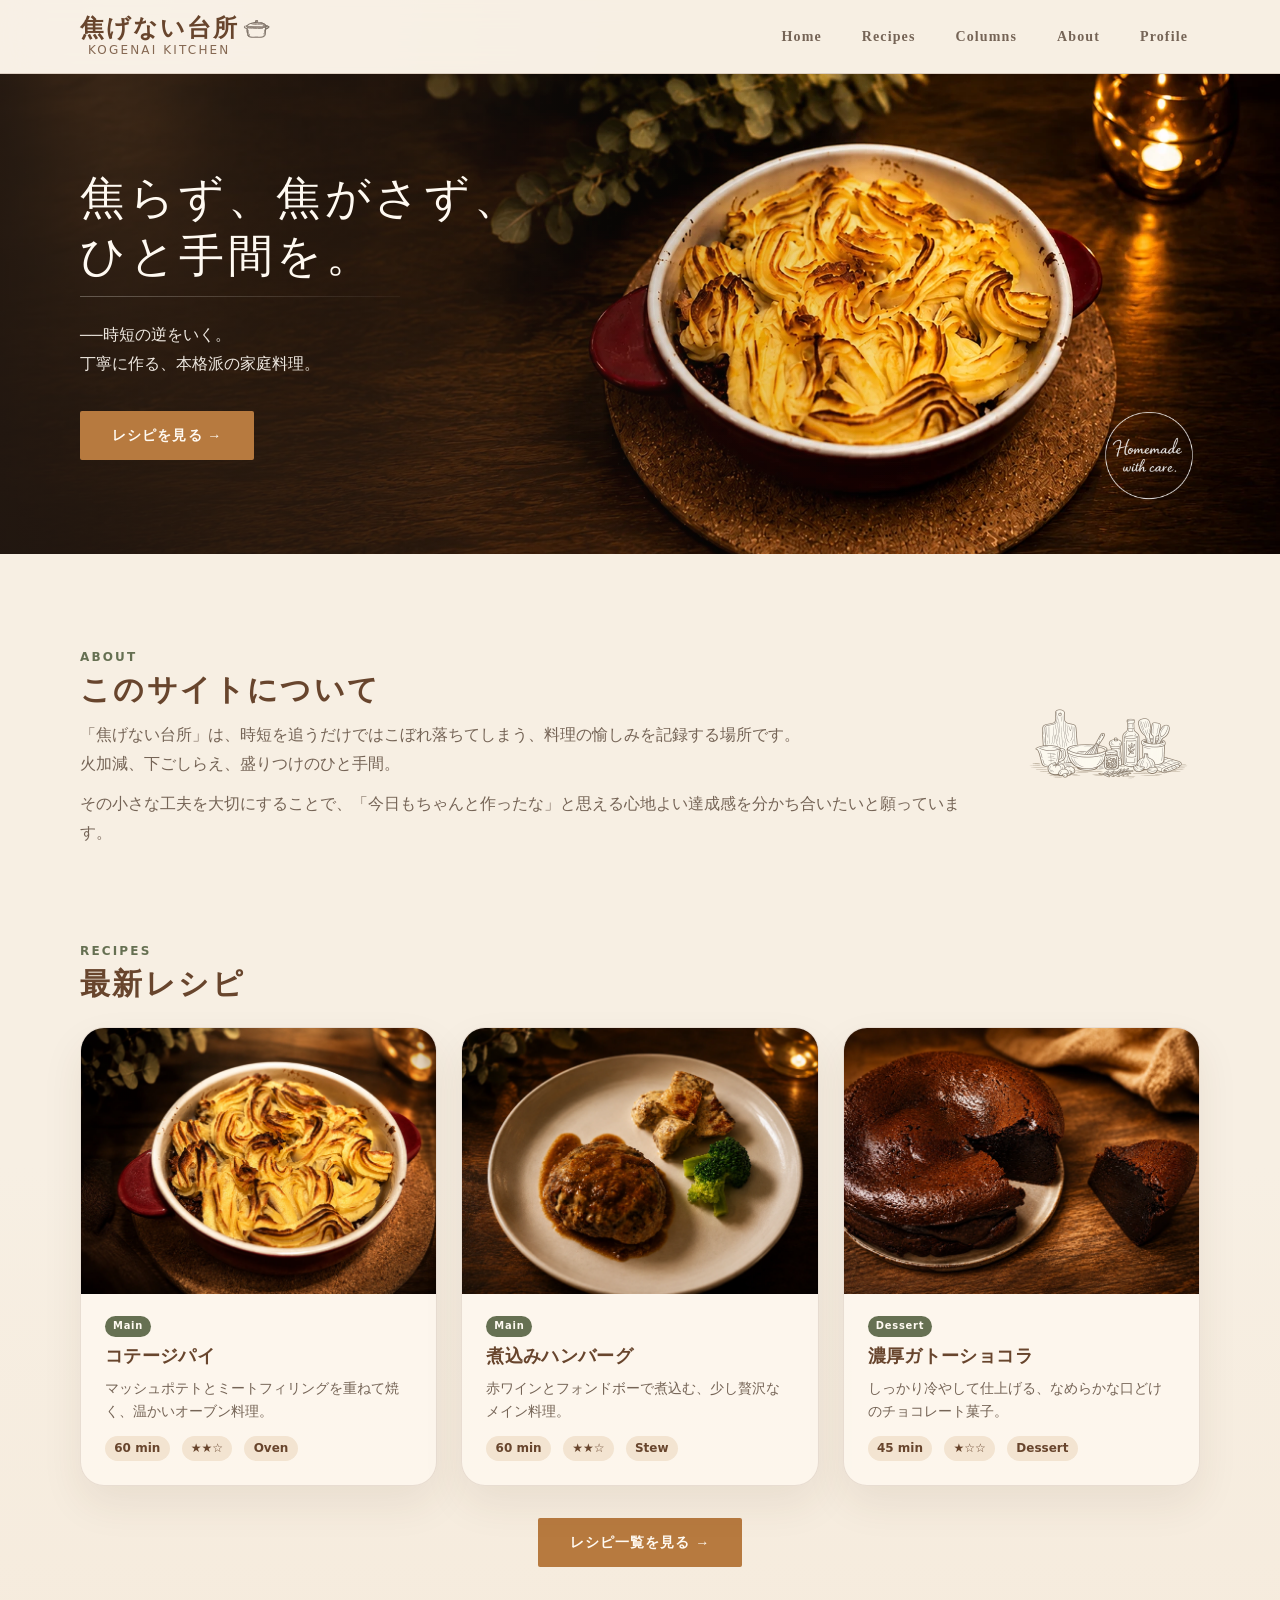
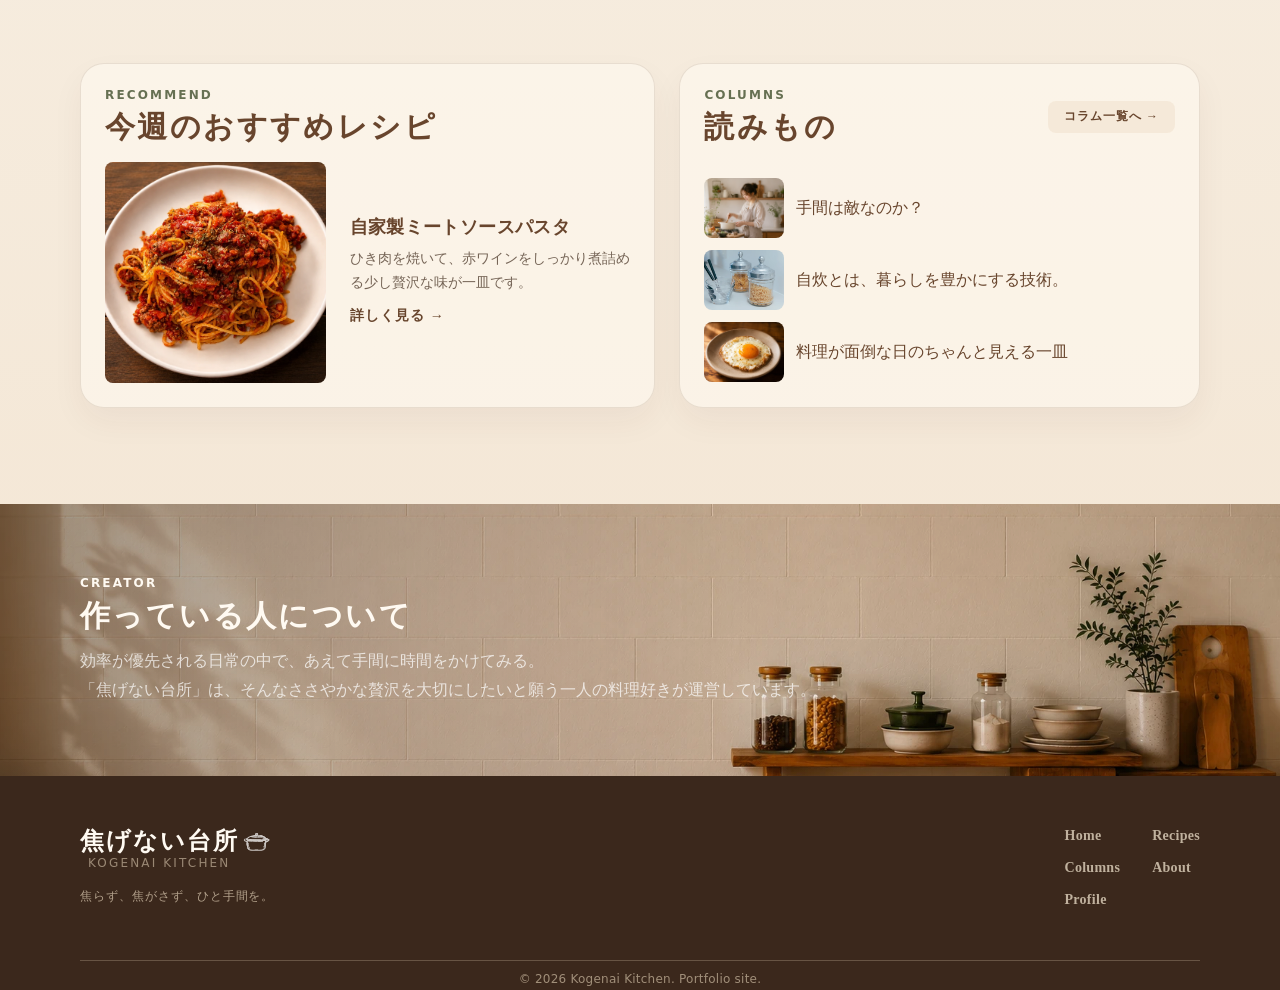
<file: index.html>
<!doctype html>

<html lang="ja">

<head>
    <meta charset="utf-8">
    <meta name="viewport" content="width=device-width, initial-scale=1">
    <title>焦げない台所｜ひと手間を楽しむレシピサイト</title>
    <meta name="description" content="時短の逆をいく。時短や効率から少し離れて、ひと手間を楽しむ家庭料理。">
    <link rel="stylesheet" href="css/common.css">
    <link rel="stylesheet" href="css/top.css">
</head>

<body>
    <header class="site-header">
        <div class="site-header__inner">
            <a href="index.html" class="site-logo" aria-label="焦げない台所 トップへ">
                <span class="site-logo__text">
                    <span class="site-logo__main">
                        焦げない台所
                        <img src="images/pot-icon.svg" alt="" class="site-logo__icon" aria-hidden="true">
                    </span>
                    <span class="site-logo__sub">Kogenai Kitchen</span>
                </span>
            </a>

            <button class="menu-toggle" type="button" aria-label="メニューを開く" aria-expanded="false"
                aria-controls="global-nav">
                <span></span>
                <span></span>
                <span></span>
            </button>

            <nav class="site-nav" aria-label="グローバルナビゲーション">
                <ul class="global-nav" id="global-nav">
                    <li>
                        <a href="index.html" class="global-nav__link">Home</a>
                    </li>
                    <li>
                        <a href="recipes.html" class="global-nav__link">Recipes</a>
                    </li>
                    <li>
                        <a href="columns.html" class="global-nav__link">Columns</a>
                    </li>
                    <li>
                        <a href="#about" class="global-nav__link">About</a>
                    </li>
                    <li>
                        <a href="#profile" class="global-nav__link">Profile</a>
                    </li>
                </ul>
            </nav>
        </div>
    </header>

    <main class="container">
        <section class="home-hero">
            <div class="home-hero__copy">
                <h1>
                    <span class="sp-line">焦らず、</span><span class="sp-line">焦がさず、</span><br class="pc-br">
                    <span class="sp-line">ひと手間を。</span>
                </h1>

                <p>
                    ──時短の逆をいく。<br>
                    丁寧に作る、本格派の家庭料理。
                </p>

                <a href="recipes.html" class="button button--primary">レシピを見る →</a>
            </div>

            <img src="images/homemade-logo.webp" alt="" class="home-hero__stamp" aria-hidden="true">
        </section>

        <section class="home-about" id="about">
            <div>
                <p class="section-label">About</p>
                <h2>このサイトについて</h2>
                <p>
                    「焦げない台所」は、時短を追うだけではこぼれ落ちてしまう、料理の愉しみを記録する場所です。<br>
                    火加減、下ごしらえ、盛りつけのひと手間。
                </p>
                <p>
                    その小さな工夫を大切にすることで、「今日もちゃんと作ったな」と思える心地よい達成感を分かち合いたいと願っています。
                </p>
            </div>

            <div class="home-about__image" aria-hidden="true">
                <img src="images/cooking.webp" alt="">
            </div>
        </section>

        <section class="home-recipes" id="recipes">
            <div class="section-header">
                <hgroup>
                    <p class="section-label">Recipes</p>
                    <h2>最新レシピ</h2>
                </hgroup>
            </div>

            <div class="recipe-list">
                <article class="recipe-card">
                    <a href="recipes/recipe-cottage-pie.html" class="recipe-card__link">
                        <img src="images/cottage-pie.webp" alt="コテージパイ">

                        <div class="recipe-card__body">
                            <span class="recipe-card__tag">Main</span>
                            <h3>コテージパイ</h3>
                            <p>マッシュポテトとミートフィリングを重ねて焼く、温かいオーブン料理。</p>

                            <div class="recipe-card__meta">
                                <span>60 min</span>
                                <span>★★☆</span>
                                <span>Oven</span>
                            </div>
                        </div>
                    </a>
                </article>

                <article class="recipe-card">
                    <a href="recipes/recipe-hamburg.html" class="recipe-card__link">
                        <img src="images/hamburg.webp" alt="煮込みハンバーグ">

                        <div class="recipe-card__body">
                            <span class="recipe-card__tag">Main</span>
                            <h3>煮込みハンバーグ</h3>
                            <p>赤ワインとフォンドボーで煮込む、少し贅沢なメイン料理。</p>

                            <div class="recipe-card__meta">
                                <span>60 min</span>
                                <span>★★☆</span>
                                <span>Stew</span>
                            </div>
                        </div>
                    </a>
                </article>

                <article class="recipe-card">
                    <a href="recipes/recipe-gateau-chocolat.html" class="recipe-card__link">
                        <img src="images/gateau-chocolat.webp" alt="ガトーショコラ">

                        <div class="recipe-card__body">
                            <span class="recipe-card__tag">Dessert</span>
                            <h3>濃厚ガトーショコラ</h3>
                            <p>しっかり冷やして仕上げる、なめらかな口どけのチョコレート菓子。</p>

                            <div class="recipe-card__meta">
                                <span>45 min</span>
                                <span>★☆☆</span>
                                <span>Dessert</span>
                            </div>
                        </div>
                    </a>
                </article>
            </div>

            <div class="home-recipes__more">
                <a href="recipes.html" class="button button--primary">レシピ一覧を見る →</a>
            </div>
        </section>

        <div class="home-pickup">
            <article class="pickup-card">
                <a href="recipes/recipe-meat-sauce-pasta.html" class="pickup-card__link">
                    <p class="section-label">Recommend</p>
                    <h2>今週のおすすめレシピ</h2>

                    <div class="pickup-card__content">
                        <img src="images/meat-sauce-pasta.webp" alt="自家製ミートソースパスタ">

                        <div>
                            <h3>自家製ミートソースパスタ</h3>
                            <p>
                                ひき肉を焼いて、赤ワインをしっかり煮詰める少し贅沢な味が一皿です。
                            </p>
                            <span class="text-link">詳しく見る →</span>
                        </div>
                    </div>
                </a>
            </article>

            <article class="pickup-card">
                <div class="pickup-card__header">
                    <div>
                        <p class="section-label">Columns</p>
                        <h2>読みもの</h2>
                    </div>

                    <a href="columns.html" class="pickup-card__more">コラム一覧へ →</a>
                </div>

                <div class="column-mini-list">
                    <a href="columns/column-tema.html">
                        <img src="images/column-tema.webp" alt="鍋と木べらのある台所">
                        <span>手間は敵なのか？</span>
                    </a>

                    <a href="columns/column-jisui.html">
                        <img src="images/column-jisui.webp" alt="食材が並んだ台所">
                        <span>自炊とは、暮らしを豊かにする技術。</span>
                    </a>

                    <a href="columns/column-mendou.html">
                        <img src="images/column-mendou.webp" alt="目玉焼きとチーズをのせたトースト">
                        <span>料理が面倒な日のちゃんと見える一皿</span>
                    </a>
                </div>
            </article>
        </div>
        <section class="home-profile" id="profile">
            <div class="home-profile__inner">
                <p class="section-label">Creator</p>
                <h2>作っている人について</h2>
                <p>
                    効率が優先される日常の中で、あえて手間に時間をかけてみる。<br>
                    「焦げない台所」は、そんなささやかな贅沢を大切にしたいと願う一人の料理好きが運営しています。
                </p>
            </div>
        </section>
    </main>

<footer class="site-footer">
    <div class="site-footer__inner">
        <div class="site-footer__brand">
            <a href="index.html" class="site-logo">
                <span class="site-logo__text">
                    <span class="site-logo__main">
                        焦げない台所
                        <img src="images/pot-icon.svg" alt="" class="site-logo__icon" aria-hidden="true">
                    </span>
                    <span class="site-logo__sub">Kogenai Kitchen</span>
                </span>
            </a>

            <p class="site-footer__copy">焦らず、焦がさず、ひと手間を。</p>
        </div>

        <nav class="site-footer__nav" aria-label="フッターナビゲーション">
            <a href="index.html">Home</a>
            <a href="recipes.html">Recipes</a>
            <a href="columns.html">Columns</a>
            <a href="#about">About</a>
            <a href="#profile">Profile</a>
        </nav>

        <small>© 2026 Kogenai Kitchen. Portfolio site.</small>
    </div>
</footer>

    <script src="js/main.js"></script>

</body>

</html>
</file>
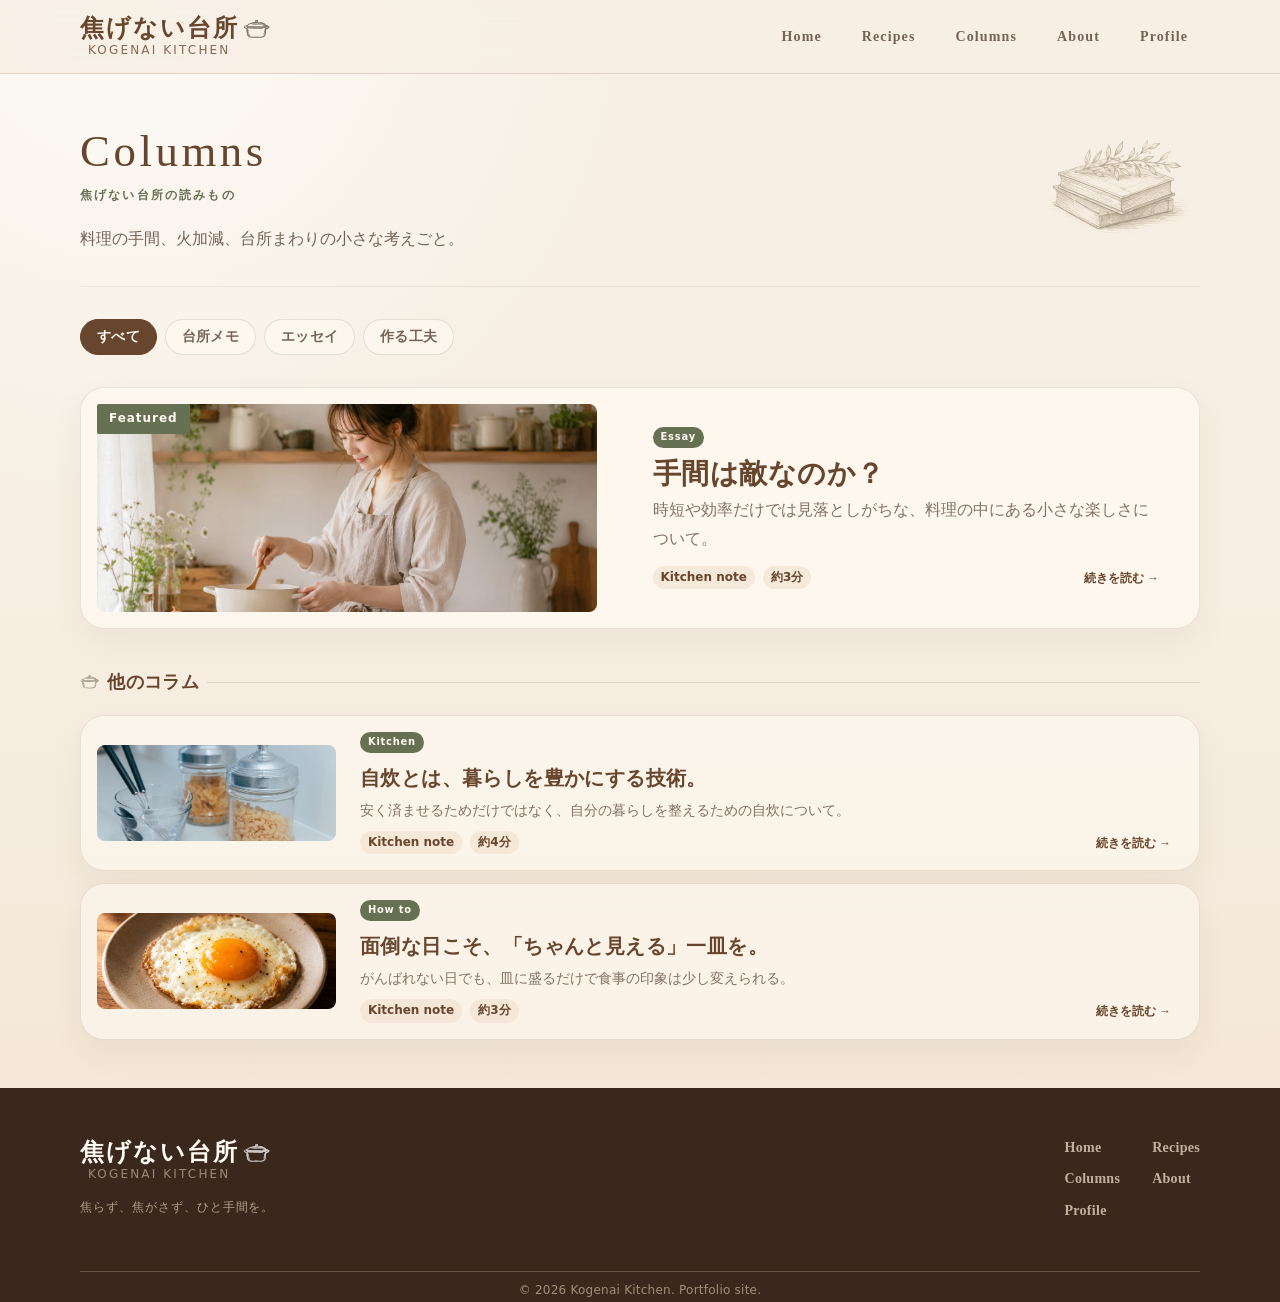
<file: columns.html>
<!DOCTYPE html>
<html lang="ja">

<head>
  <meta charset="UTF-8">
  <meta name="viewport" content="width=device-width, initial-scale=1.0">
  <title>Columns｜焦げない台所</title>
  <meta name="description" content="焦げない台所のコラム一覧ページです。料理の手間、自炊、日々のごはんについての読みものをまとめました。">

  <link rel="stylesheet" href="css/common.css">
  <link rel="stylesheet" href="css/columns.css">
</head>

<body>
  <header class="site-header">
    <div class="site-header__inner">
      <a href="index.html" class="site-logo" aria-label="焦げない台所 トップへ">
        <span class="site-logo__text">
          <span class="site-logo__main">
            焦げない台所
            <img src="images/pot-icon.svg" alt="" class="site-logo__icon" aria-hidden="true">
          </span>
          <span class="site-logo__sub">Kogenai Kitchen</span>
        </span>
      </a>

      <button class="menu-toggle" type="button" aria-label="メニューを開く" aria-expanded="false" aria-controls="global-nav">
        <span></span>
        <span></span>
        <span></span>
      </button>

      <nav class="site-nav" aria-label="グローバルナビゲーション">
        <ul class="global-nav" id="global-nav">
          <li>
            <a href="index.html" class="global-nav__link">Home</a>
          </li>
          <li>
            <a href="recipes.html" class="global-nav__link">Recipes</a>
          </li>
          <li>
            <a href="columns.html" class="global-nav__link">Columns</a>
          </li>
          <li>
            <a href="index.html#about" class="global-nav__link">About</a>
          </li>
          <li>
            <a href="index.html#profile" class="global-nav__link">Profile</a>
          </li>
        </ul>
      </nav>
    </div>
  </header>

  <main class="columns-page">
    <section class="columns-hero">
      <div class="columns-hero-text">
        <h1>Columns</h1>
        <p class="columns-subtitle">焦げない台所の読みもの</p>
        <p class="columns-lead">
          料理の手間、火加減、台所まわりの小さな考えごと。
        </p>
      </div>

      <div class="columns-hero-illust" aria-hidden="true">
        <img src="images/columns-list-logo.webp" alt="">
      </div>
    </section>

    <div class="column-filter" aria-label="コラムカテゴリ">
      <button type="button" class="is-active" data-filter="all">すべて</button>
      <button type="button" data-filter="kitchen">台所メモ</button>
      <button type="button" data-filter="essay">エッセイ</button>
      <button type="button" data-filter="howto">作る工夫</button>
    </div>

    <section class="column-list" aria-label="コラム一覧">
      <article class="column-card column-card-featured" data-category="essay">
        <span class="featured-label">Featured</span>
        <a href="columns/column-tema.html" class="column-card-cover" aria-label="手間は敵なのか？を読む"></a>

        <figure class="column-thumb">
          <img src="images/column-tema.webp" alt="台所道具のイメージ">
        </figure>

        <div class="column-card-body">
          <span class="column-tag">Essay</span>
          <h2>手間は敵なのか？</h2>
          <p>
            時短や効率だけでは見落としがちな、料理の中にある小さな楽しさについて。
          </p>

          <div class="column-card-footer">
            <div class="column-meta">
              <span>Kitchen note</span>
              <span>約3分</span>
            </div>
            <span class="read-more">続きを読む →</span>
          </div>
        </div>
      </article>

      <div class="column-section-title">
        <img src="images/pot-icon.svg" alt="" aria-hidden="true">
        <h2>他のコラム</h2>
      </div>

      <article class="column-card" data-category="kitchen">
        <a href="columns/column-jisui.html" class="column-card-cover" aria-label="自炊は節約ではなく、生活を豊かにする技術を読む"></a>

        <figure class="column-thumb">
          <img src="images/column-jisui.webp" alt="自炊のイメージ">
        </figure>

        <div class="column-card-body">
          <span class="column-tag">Kitchen</span>
          <h2>自炊とは、暮らしを豊かにする技術。</h2>
          <p>
            安く済ませるためだけではなく、自分の暮らしを整えるための自炊について。
          </p>

          <div class="column-card-footer">
            <div class="column-meta">
              <span>Kitchen note</span>
              <span>約4分</span>
            </div>
            <span class="read-more">続きを読む →</span>
          </div>
        </div>
      </article>

      <article class="column-card" data-category="howto">
        <a href="columns/column-mendou.html" class="column-card-cover" aria-label="面倒な日こそ、「ちゃんと見える」一皿を。を作るを読む"></a>

        <figure class="column-thumb">
          <img src="images/column-mendou.webp" alt="簡単に整えた一皿のイメージ">
        </figure>

        <div class="column-card-body">
          <span class="column-tag">How to</span>
          <h2>面倒な日こそ、「ちゃんと見える」一皿を。</h2>
          <p>
            がんばれない日でも、皿に盛るだけで食事の印象は少し変えられる。
          </p>

          <div class="column-card-footer">
            <div class="column-meta">
              <span>Kitchen note</span>
              <span>約3分</span>
            </div>
            <span class="read-more">続きを読む →</span>
          </div>
        </div>
      </article>
    </section>
  </main>

  <footer class="site-footer">
    <div class="site-footer__inner">
      <div class="site-footer__brand">
        <a href="index.html" class="site-logo">
          <span class="site-logo__text">
            <span class="site-logo__main">
              焦げない台所
              <img src="images/pot-icon.svg" alt="" class="site-logo__icon" aria-hidden="true">
            </span>
            <span class="site-logo__sub">Kogenai Kitchen</span>
          </span>
        </a>

        <p class="site-footer__copy">焦らず、焦がさず、ひと手間を。</p>
      </div>

      <nav class="site-footer__nav" aria-label="フッターナビゲーション">
        <a href="index.html">Home</a>
        <a href="recipes.html">Recipes</a>
        <a href="columns.html">Columns</a>
        <a href="index.html#about">About</a>
        <a href="index.html#profile">Profile</a>
      </nav>

      <small>© 2026 Kogenai Kitchen. Portfolio site.</small>
    </div>
  </footer>

  <script src="js/main.js"></script>
</body>

</html>
</file>
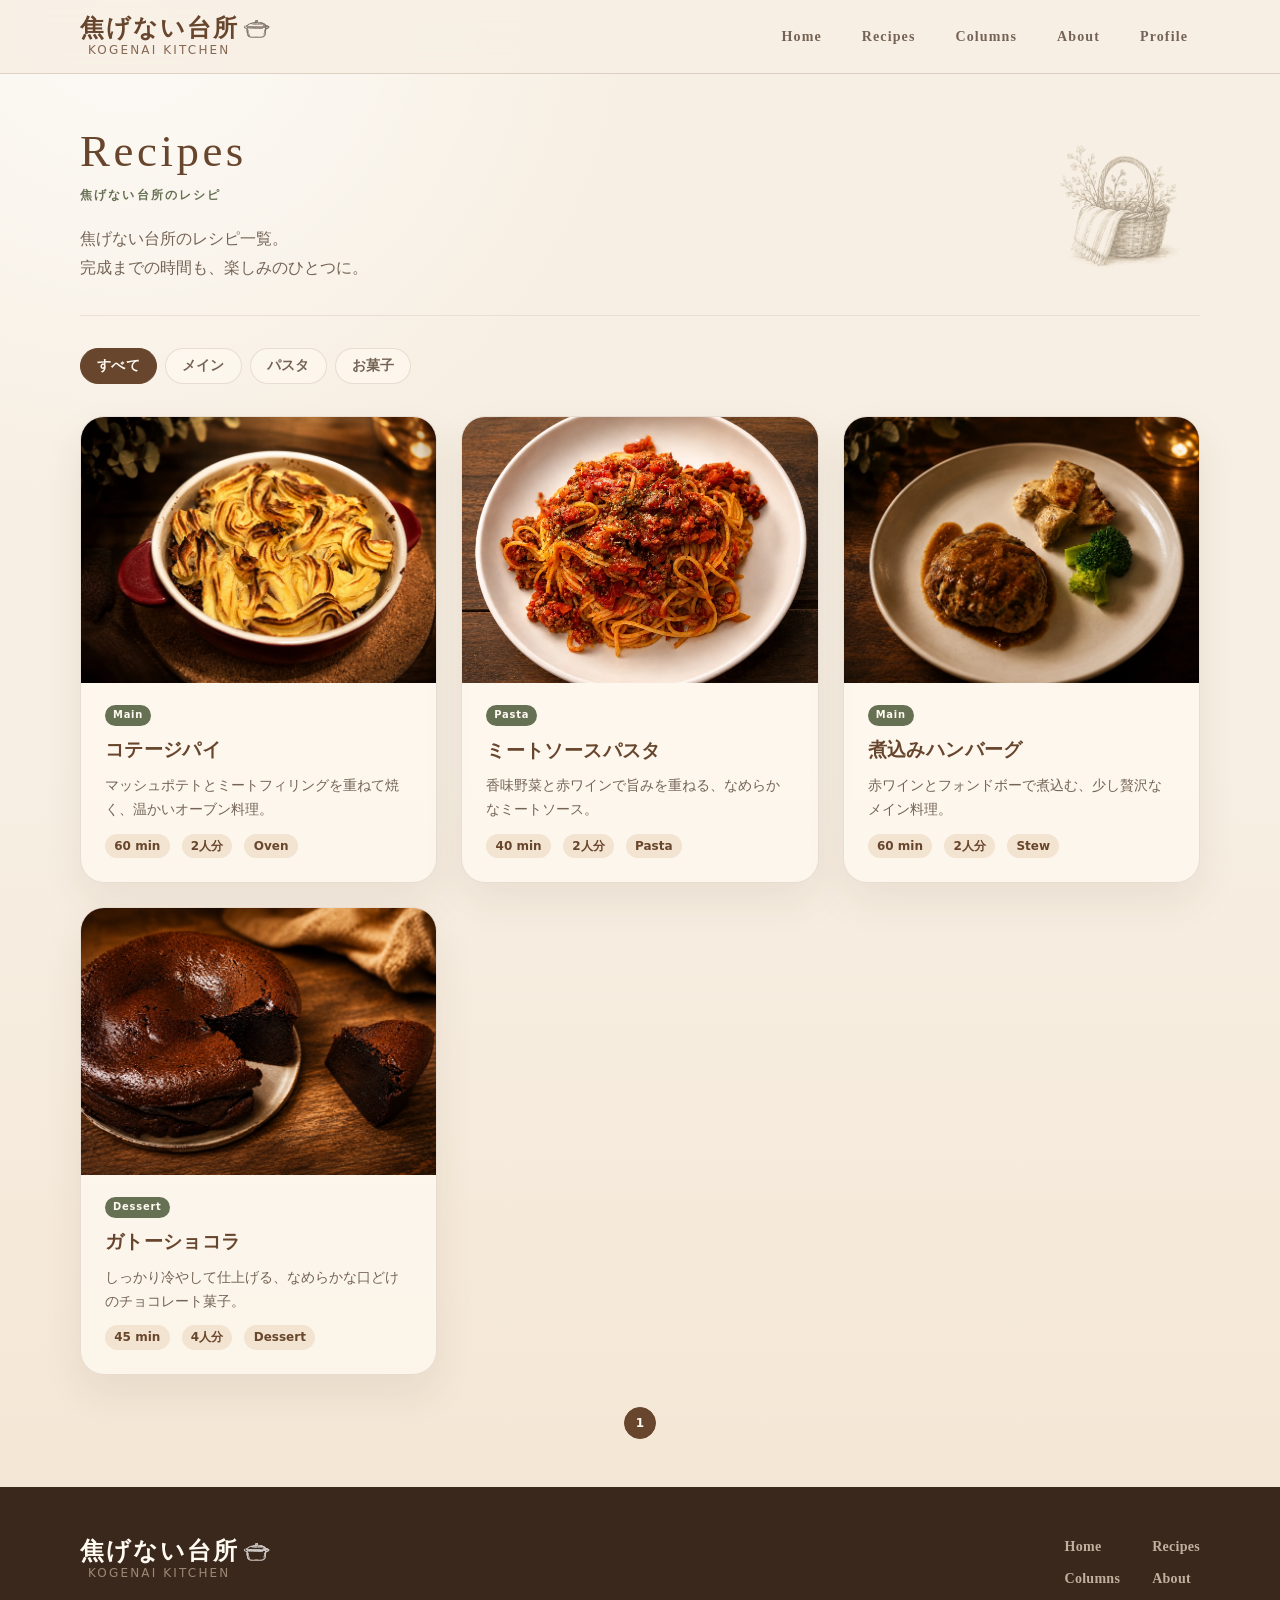
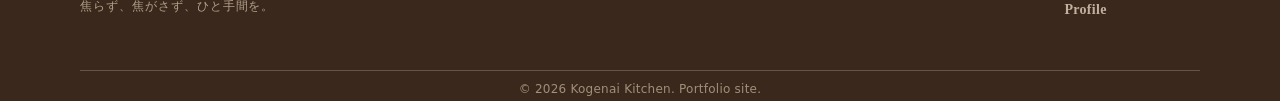
<file: recipes.html>
<!DOCTYPE html>
<html lang="ja" data-theme="light">

<head>
    <meta charset="UTF-8">
    <meta name="viewport" content="width=device-width, initial-scale=1.0">
    <title>Recipes｜焦げない台所</title>
    <meta name="description" content="焦げない台所のレシピ一覧ページです。少し手間をかけて楽しむ家庭料理を集めました。">

    <link rel="stylesheet" href="css/common.css">
    <link rel="stylesheet" href="css/recipes.css">
</head>

<body>
    <header class="site-header">
        <div class="site-header__inner">
            <a href="index.html" class="site-logo" aria-label="焦げない台所 トップへ">
                <span class="site-logo__text">
                    <span class="site-logo__main">
                        焦げない台所
                        <img src="images/pot-icon.svg" alt="" class="site-logo__icon" aria-hidden="true">
                    </span>
                    <span class="site-logo__sub">Kogenai Kitchen</span>
                </span>
            </a>

            <button class="menu-toggle" type="button" aria-label="メニューを開く" aria-expanded="false"
                aria-controls="global-nav">
                <span></span>
                <span></span>
                <span></span>
            </button>

            <nav class="site-nav" aria-label="グローバルナビゲーション">
                <ul class="global-nav" id="global-nav">
                    <li>
                        <a href="index.html" class="global-nav__link">Home</a>
                    </li>
                    <li>
                        <a href="recipes.html" class="global-nav__link">Recipes</a>
                    </li>
                    <li>
                        <a href="columns.html" class="global-nav__link">Columns</a>
                    </li>
                    <li>
                        <a href="index.html#about" class="global-nav__link">About</a>
                    </li>
                    <li>
                        <a href="index.html#profile" class="global-nav__link">Profile</a>
                    </li>
                </ul>
            </nav>
        </div>
    </header>

    <main class="recipes-page">
        <section class="recipes-hero">
            <div class="recipes-hero__text">
                <h1>Recipes</h1>
                <p class="recipes-hero__subtitle">焦げない台所のレシピ</p>
                <p class="recipes-hero__lead">
                    焦げない台所のレシピ一覧。<br>
                    完成までの時間も、楽しみのひとつに。
                </p>
            </div>

            <div class="recipes-hero__illust" aria-hidden="true">
                <img src="images/recipe-list-logo.webp" alt="">
            </div>
        </section>

        <div class="recipe-filter" aria-label="レシピカテゴリ">
            <button type="button" class="is-active" data-filter="all">すべて</button>
            <button type="button" data-filter="main">メイン</button>
            <button type="button" data-filter="pasta">パスタ</button>
            <button type="button" data-filter="dessert">お菓子</button>
        </div>

        <section class="recipe-list" aria-label="レシピ一覧">
            <article class="recipe-card" data-category="main">
                <a href="recipes/recipe-cottage-pie.html" class="recipe-card__link" aria-label="コテージパイのレシピを見る">
                    <img src="images/cottage-pie.webp" alt="焼き色のついたコテージパイ">

                    <div class="recipe-card__body">
                        <span class="recipe-card__tag">Main</span>
                        <h3>コテージパイ</h3>
                        <p>マッシュポテトとミートフィリングを重ねて焼く、温かいオーブン料理。</p>

                        <div class="recipe-card__meta">
                            <span>60 min</span>
                            <span>2人分</span>
                            <span>Oven</span>
                        </div>
                    </div>
                </a>
            </article>

            <article class="recipe-card" data-category="pasta">
                <a href="recipes/recipe-meat-sauce-pasta.html" class="recipe-card__link" aria-label="ミートソースパスタのレシピを見る">
                    <img src="images/meat-sauce-pasta.webp" alt="自家製ミートソースパスタ">

                    <div class="recipe-card__body">
                        <span class="recipe-card__tag">Pasta</span>
                        <h3>ミートソースパスタ</h3>
                        <p>香味野菜と赤ワインで旨みを重ねる、なめらかなミートソース。</p>

                        <div class="recipe-card__meta">
                            <span>40 min</span>
                            <span>2人分</span>
                            <span>Pasta</span>
                        </div>
                    </div>
                </a>
            </article>

            <article class="recipe-card" data-category="main">
                <a href="recipes/recipe-hamburg.html" class="recipe-card__link" aria-label="煮込みハンバーグのレシピを見る">
                    <img src="images/hamburg.webp" alt="レストラン風の煮込みハンバーグ">

                    <div class="recipe-card__body">
                        <span class="recipe-card__tag">Main</span>
                        <h3>煮込みハンバーグ</h3>
                        <p>赤ワインとフォンドボーで煮込む、少し贅沢なメイン料理。</p>

                        <div class="recipe-card__meta">
                            <span>60 min</span>
                            <span>2人分</span>
                            <span>Stew</span>
                        </div>
                    </div>
                </a>
            </article>

            <article class="recipe-card" data-category="dessert">
                <a href="recipes/recipe-gateau-chocolat.html" class="recipe-card__link" aria-label="ガトーショコラのレシピを見る">
                    <img src="images/gateau-chocolat.webp" alt="濃厚なガトーショコラ">

                    <div class="recipe-card__body">
                        <span class="recipe-card__tag">Dessert</span>
                        <h3>ガトーショコラ</h3>
                        <p>しっかり冷やして仕上げる、なめらかな口どけのチョコレート菓子。</p>

                        <div class="recipe-card__meta">
                            <span>45 min</span>
                            <span>4人分</span>
                            <span>Dessert</span>
                        </div>
                    </div>
                </a>
            </article>
        </section>
        <nav class="pagination" aria-label="ページ送り">
            <span class="is-current">1</span>
        </nav>
    </main>

    <footer class="site-footer">
        <div class="site-footer__inner">
            <div class="site-footer__brand">
                <a href="index.html" class="site-logo">
                    <span class="site-logo__text">
                        <span class="site-logo__main">
                            焦げない台所
                            <img src="images/pot-icon.svg" alt="" class="site-logo__icon" aria-hidden="true">
                        </span>
                        <span class="site-logo__sub">Kogenai Kitchen</span>
                    </span>
                </a>

                <p class="site-footer__copy">焦らず、焦がさず、ひと手間を。</p>
            </div>

            <nav class="site-footer__nav" aria-label="フッターナビゲーション">
                <a href="index.html">Home</a>
                <a href="recipes.html">Recipes</a>
                <a href="columns.html">Columns</a>
                <a href="#about">About</a>
                <a href="#profile">Profile</a>
            </nav>

            <small>© 2026 Kogenai Kitchen. Portfolio site.</small>
        </div>
    </footer>
    <script src="js/main.js"></script>
</body>

</html>
</file>
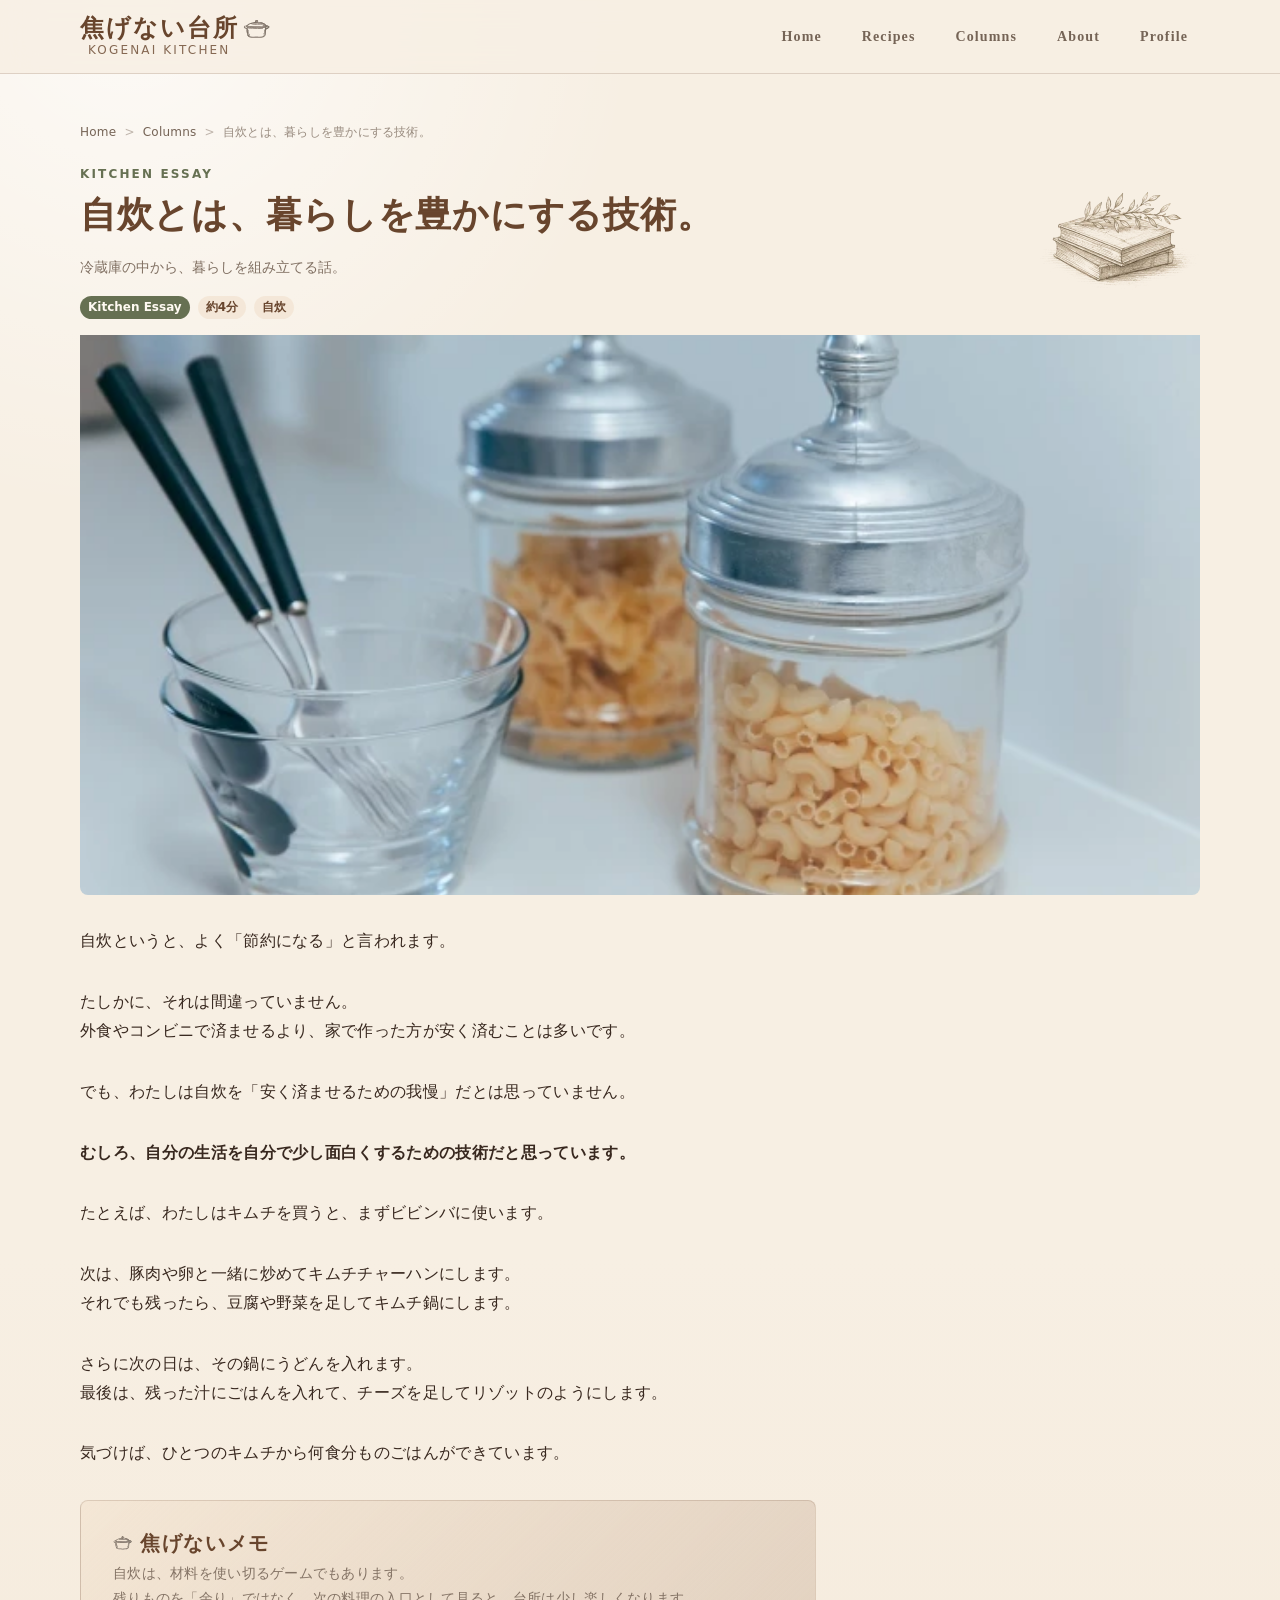
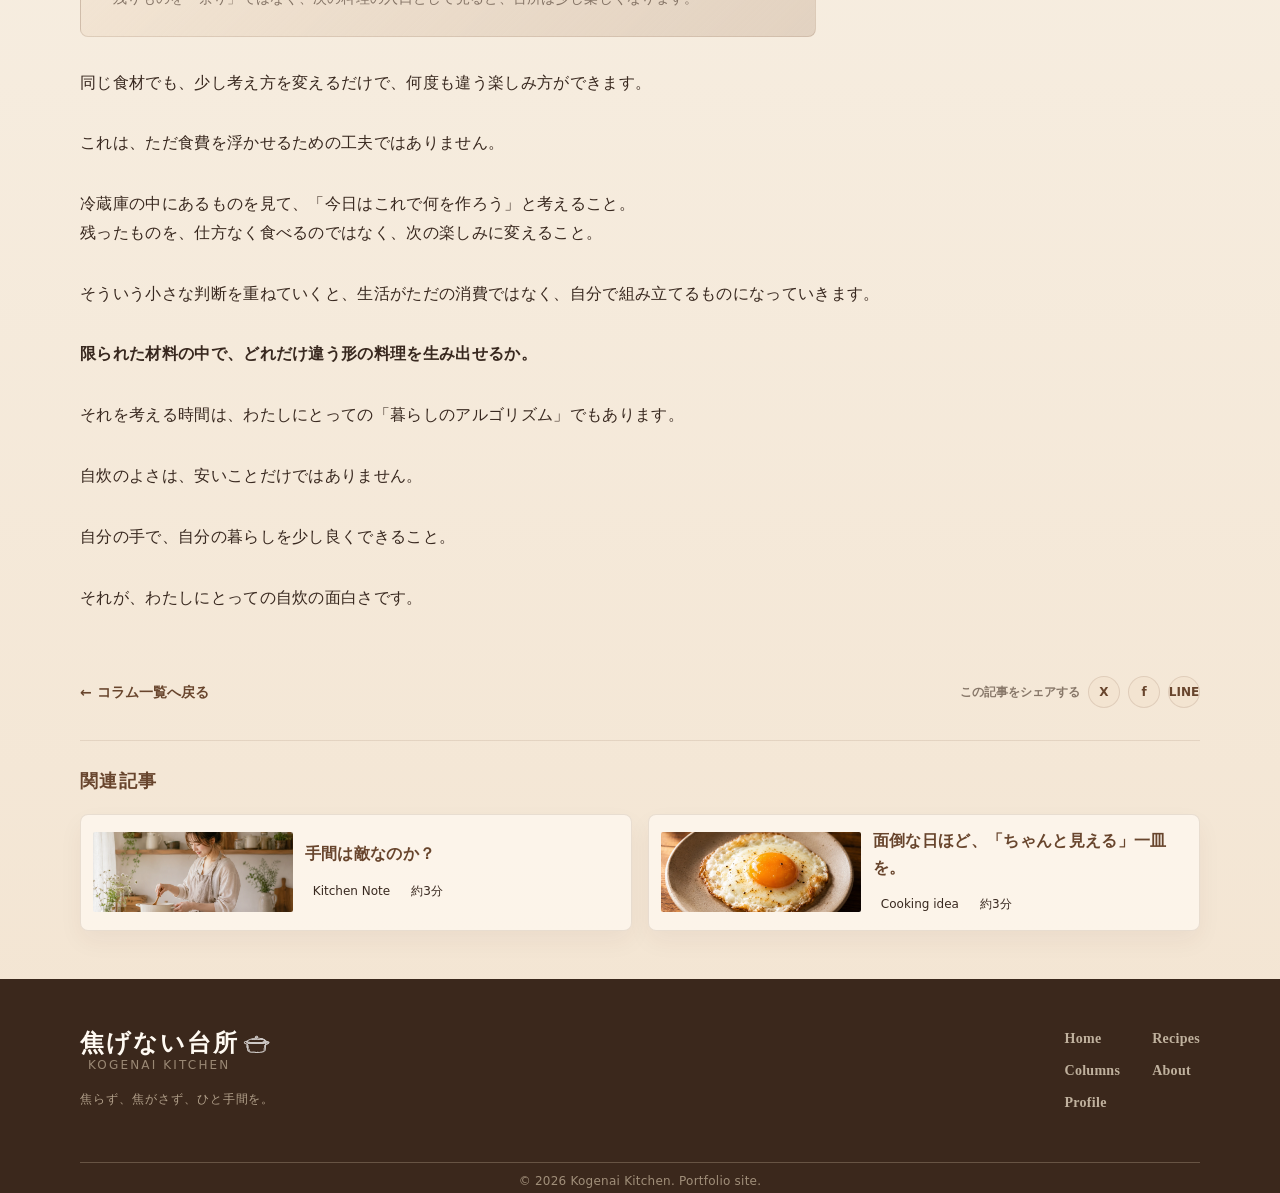
<file: columns/column-jisui.html>
<!DOCTYPE html>
<html lang="ja">

<head>
  <meta charset="UTF-8">
  <meta name="viewport" content="width=device-width, initial-scale=1.0">
  <title>自炊とは、暮らしを豊かにする技術。｜焦げない台所</title>
  <meta name="description" content="自炊は節約のためだけではなく、自分の暮らしを少し豊かにするための技術。冷蔵庫の中から生活を組み立てるコラムです。">

  <link rel="stylesheet" href="../css/common.css">
  <link rel="stylesheet" href="../css/column.css">
</head>

<body>
  <header class="site-header">
    <div class="site-header__inner">
      <a href="../index.html" class="site-logo" aria-label="焦げない台所 トップへ">
        <span class="site-logo__text">
          <span class="site-logo__main">
            焦げない台所
            <img src="../images/pot-icon.svg" alt="" class="site-logo__icon" aria-hidden="true">
          </span>
          <span class="site-logo__sub">Kogenai Kitchen</span>
        </span>
      </a>

      <button class="menu-toggle" type="button" aria-label="メニューを開く" aria-expanded="false" aria-controls="global-nav">
        <span></span>
        <span></span>
        <span></span>
      </button>

      <nav class="site-nav" aria-label="グローバルナビゲーション">
        <ul class="global-nav" id="global-nav">
          <li>
            <a href="../index.html" class="global-nav__link">Home</a>
          </li>
          <li>
            <a href="../recipes.html" class="global-nav__link">Recipes</a>
          </li>
          <li>
            <a href="../columns.html" class="global-nav__link">Columns</a>
          </li>
          <li>
            <a href="../index.html#about" class="global-nav__link">About</a>
          </li>
          <li>
            <a href="../index.html#profile" class="global-nav__link">Profile</a>
          </li>
        </ul>
      </nav>
    </div>
  </header>

  <main class="column-detail-page">
    <div class="column-detail-inner">
      <nav class="breadcrumb" aria-label="パンくずリスト">
        <a href="../index.html">Home</a>
        <span><a href="../columns.html">Columns</a></span>
        <span>自炊とは、暮らしを豊かにする技術。</span>
      </nav>

      <article class="column-detail">
        <header class="column-detail-hero">
          <div class="column-detail-hero-text">
            <p class="section-label">Kitchen Essay</p>

            <h1>自炊とは、暮らしを豊かにする技術。</h1>

            <p class="column-lead">
              冷蔵庫の中から、暮らしを組み立てる話。
            </p>

            <div class="column-meta">
              <span>Kitchen Essay</span>
              <span>約4分</span>
              <span>自炊</span>
            </div>
          </div>

          <div class="column-detail-illust" aria-hidden="true">
            <img src="../images/columns-list-logo.webp" alt="">
          </div>
        </header>

        <figure class="column-main-image">
          <img src="../images/column-jisui.webp" alt="自炊のイメージ">
        </figure>

        <div class="column-body">
          <p>自炊というと、よく「節約になる」と言われます。</p>

          <p>
            たしかに、それは間違っていません。<br>
            外食やコンビニで済ませるより、家で作った方が安く済むことは多いです。
          </p>

          <p>
            でも、わたしは自炊を「安く済ませるための我慢」だとは思っていません。
          </p>

          <p>
            <strong>むしろ、自分の生活を自分で少し面白くするための技術だと思っています。</strong>
          </p>

          <p>
            たとえば、わたしはキムチを買うと、まずビビンバに使います。
          </p>

          <p>
            次は、豚肉や卵と一緒に炒めてキムチチャーハンにします。<br>
            それでも残ったら、豆腐や野菜を足してキムチ鍋にします。
          </p>

          <p>
            さらに次の日は、その鍋にうどんを入れます。<br>
            最後は、残った汁にごはんを入れて、チーズを足してリゾットのようにします。
          </p>

          <p>
            気づけば、ひとつのキムチから何食分ものごはんができています。
          </p>

          <div class="column-memo">
            <p class="column-memo-title">
              <img src="../images/pot-icon.svg" alt="" aria-hidden="true">
              焦げないメモ
            </p>
            <p>
              自炊は、材料を使い切るゲームでもあります。<br>
              残りものを「余り」ではなく、次の料理の入口として見ると、台所は少し楽しくなります。
            </p>
          </div>

          <p>
            同じ食材でも、少し考え方を変えるだけで、何度も違う楽しみ方ができます。
          </p>

          <p>
            これは、ただ食費を浮かせるための工夫ではありません。
          </p>

          <p>
            冷蔵庫の中にあるものを見て、「今日はこれで何を作ろう」と考えること。<br>
            残ったものを、仕方なく食べるのではなく、次の楽しみに変えること。
          </p>

          <p>
            そういう小さな判断を重ねていくと、生活がただの消費ではなく、自分で組み立てるものになっていきます。
          </p>

          <p>
            <strong>限られた材料の中で、どれだけ違う形の料理を生み出せるか。</strong>
          </p>

          <p>
            それを考える時間は、わたしにとっての「暮らしのアルゴリズム」でもあります。
          </p>

          <p>
            自炊のよさは、安いことだけではありません。
          </p>

          <p>
            自分の手で、自分の暮らしを少し良くできること。
          </p>

          <p>
            それが、わたしにとっての自炊の面白さです。
          </p>
        </div>

        <div class="column-detail-footer">
          <a href="../columns.html" class="column-back-link">← コラム一覧へ戻る</a>

          <div class="column-share" aria-label="この記事をシェアする">
            <span>この記事をシェアする</span>
            <a href="#" aria-label="Xでシェア">X</a>
            <a href="#" aria-label="Facebookでシェア">f</a>
            <a href="#" aria-label="LINEでシェア">LINE</a>
          </div>
        </div>
      </article>

      <section class="column-related" aria-label="関連記事">
        <h2 class="column-related-title">関連記事</h2>

        <div class="column-related-list">
          <article class="column-related-card">
            <a href="column-tema.html" aria-label="手間は敵なのか？を読む"></a>

            <img src="../images/column-tema.webp" alt="台所道具のイメージ">

            <div>
              <h3>手間は敵なのか？</h3>
              <div class="column-meta">
                <span>Kitchen Note</span>
                <span>約3分</span>
              </div>
            </div>
          </article>

          <article class="column-related-card">
            <a href="column-mendou.html" aria-label="料理が面倒な日こそ、「ちゃんと見える一皿」を作るを読む"></a>

            <img src="../images/column-mendou.webp" alt="ちゃんと見える一皿のイメージ">

            <div>
              <h3>面倒な日ほど、「ちゃんと見える」一皿を。</h3>
              <div class="column-meta">
                <span>Cooking idea</span>
                <span>約3分</span>
              </div>
            </div>
          </article>
        </div>
      </section>
    </div>
  </main>

  <footer class="site-footer">
    <div class="site-footer__inner">
      <div class="site-footer__brand">
        <a href="../index.html" class="site-logo">
          <span class="site-logo__text">
            <span class="site-logo__main">
              焦げない台所
              <img src="../images/pot-icon.svg" alt="" class="site-logo__icon" aria-hidden="true">
            </span>
            <span class="site-logo__sub">Kogenai Kitchen</span>
          </span>
        </a>

        <p class="site-footer__copy">焦らず、焦がさず、ひと手間を。</p>
      </div>

      <nav class="site-footer__nav" aria-label="フッターナビゲーション">
        <a href="../index.html">Home</a>
        <a href="../recipes.html">Recipes</a>
        <a href="../columns.html">Columns</a>
        <a href="../index.html#about">About</a>
        <a href="../index.html#profile">Profile</a>
      </nav>

      <small>© 2026 Kogenai Kitchen. Portfolio site.</small>
    </div>
  </footer>

  <script src="../js/main.js"></script>
</body>

</html>
</file>
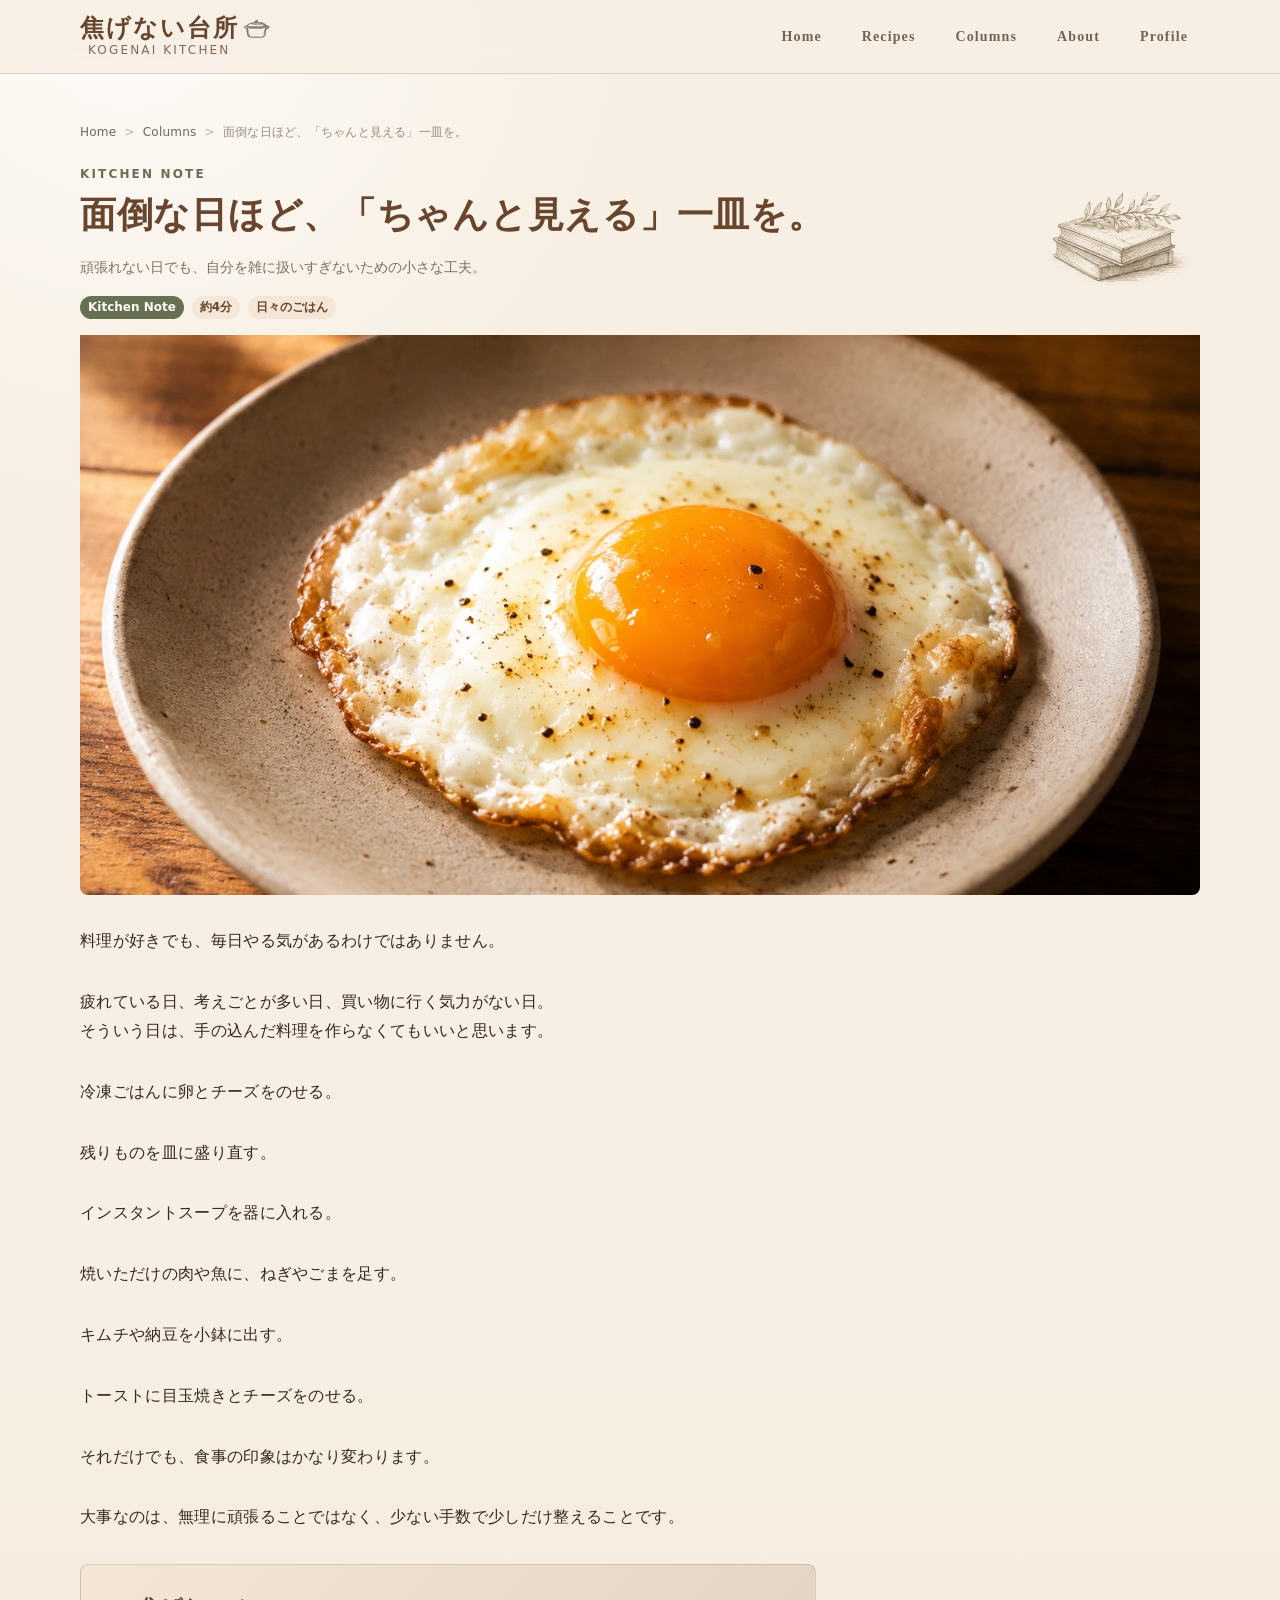
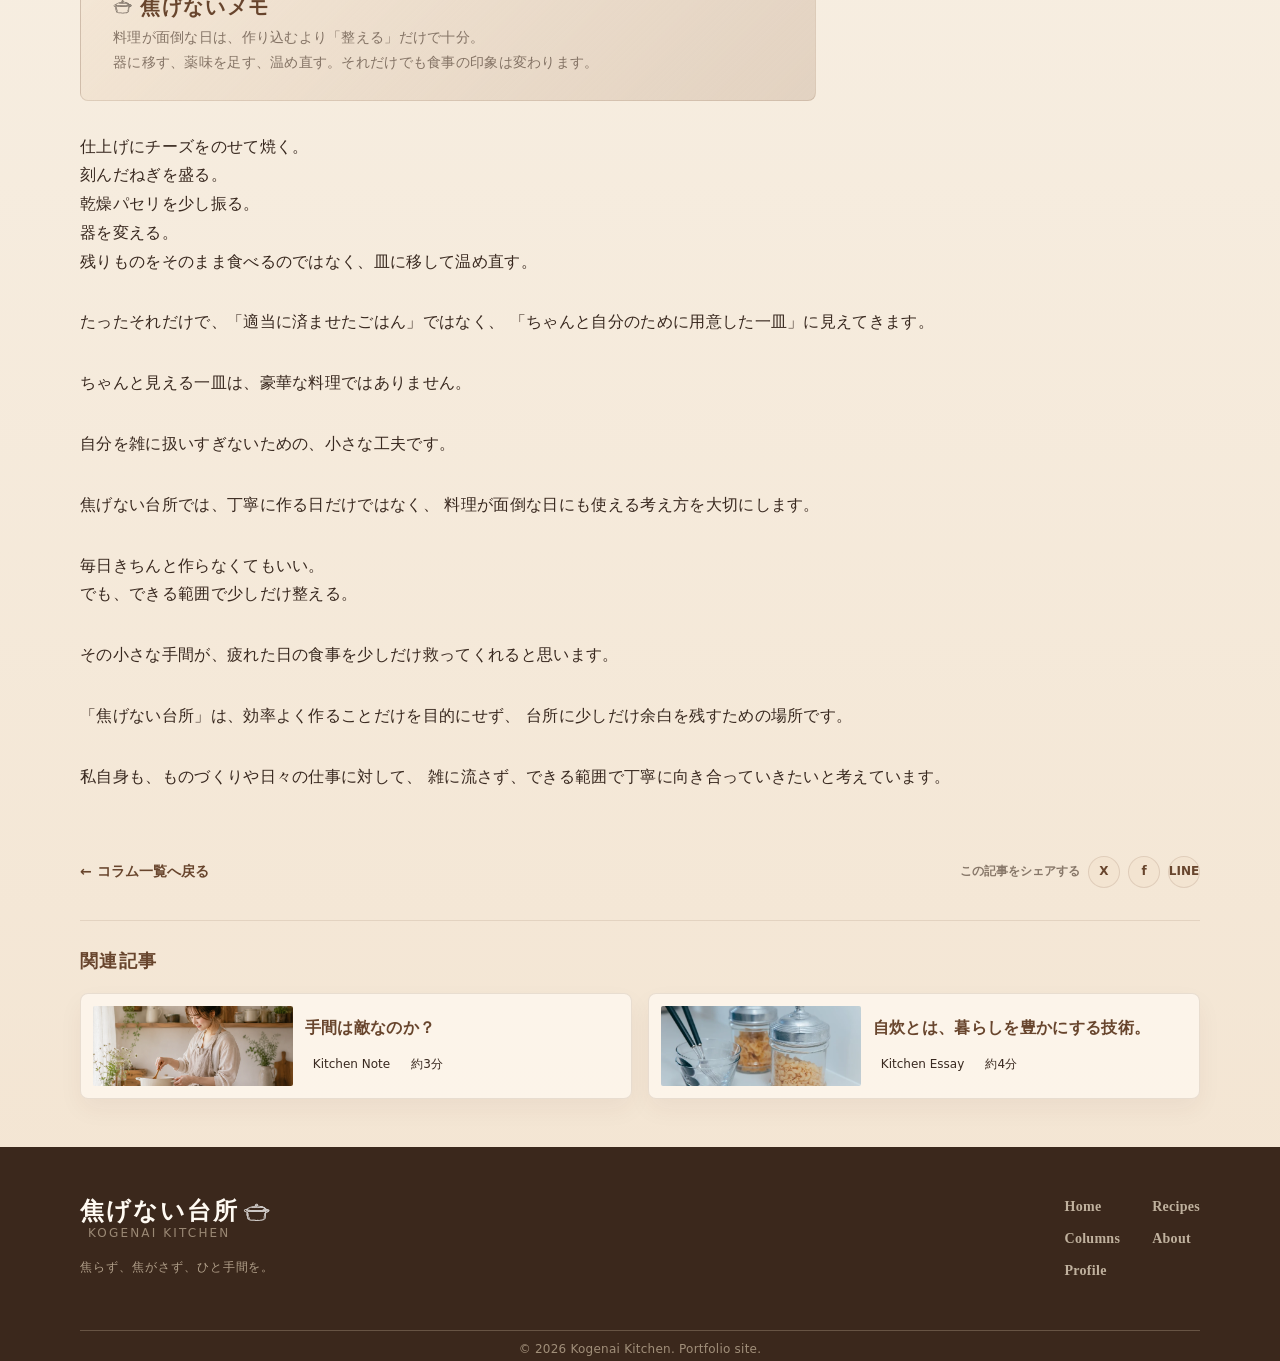
<file: columns/column-mendou.html>
<!DOCTYPE html>
<html lang="ja">

<head>
  <meta charset="UTF-8">
  <meta name="viewport" content="width=device-width, initial-scale=1.0">
  <title>面倒な日ほど、「ちゃんと見える」一皿を。｜焦げない台所</title>
  <meta name="description" content="料理が面倒な日でも、自分を雑に扱いすぎないために。少ない手数でちゃんと見える一皿を作るためのコラムです。">

  <link rel="stylesheet" href="../css/common.css">
  <link rel="stylesheet" href="../css/column.css">
</head>

<body>
  <header class="site-header">
    <div class="site-header__inner">
      <a href="../index.html" class="site-logo" aria-label="焦げない台所 トップへ">
        <span class="site-logo__text">
          <span class="site-logo__main">
            焦げない台所
            <img src="../images/pot-icon.svg" alt="" class="site-logo__icon" aria-hidden="true">
          </span>
          <span class="site-logo__sub">Kogenai Kitchen</span>
        </span>
      </a>

      <button class="menu-toggle" type="button" aria-label="メニューを開く" aria-expanded="false" aria-controls="global-nav">
        <span></span>
        <span></span>
        <span></span>
      </button>

      <nav class="site-nav" aria-label="グローバルナビゲーション">
        <ul class="global-nav" id="global-nav">
          <li>
            <a href="../index.html" class="global-nav__link">Home</a>
          </li>
          <li>
            <a href="../recipes.html" class="global-nav__link">Recipes</a>
          </li>
          <li>
            <a href="../columns.html" class="global-nav__link">Columns</a>
          </li>
          <li>
            <a href="../index.html#about" class="global-nav__link">About</a>
          </li>
          <li>
            <a href="../index.html#profile" class="global-nav__link">Profile</a>
          </li>
        </ul>
      </nav>
    </div>
  </header>

  <main class="column-detail-page">
    <div class="column-detail-inner">
      <nav class="breadcrumb" aria-label="パンくずリスト">
        <a href="../index.html">Home</a>
        <span><a href="../columns.html">Columns</a></span>
        <span>面倒な日ほど、「ちゃんと見える」一皿を。</span>
      </nav>

      <article class="column-detail">
        <header class="column-detail-hero">
          <div class="column-detail-hero-text">
            <p class="section-label">Kitchen Note</p>

            <h1>面倒な日ほど、「ちゃんと見える」一皿を。</h1>

            <p class="column-lead">
              頑張れない日でも、自分を雑に扱いすぎないための小さな工夫。
            </p>

            <div class="column-meta">
              <span>Kitchen Note</span>
              <span>約4分</span>
              <span>日々のごはん</span>
            </div>
          </div>

          <div class="column-detail-illust" aria-hidden="true">
            <img src="../images/columns-list-logo.webp" alt="">
          </div>
        </header>

        <figure class="column-main-image">
          <img src="../images/column-mendou.webp" alt="ちゃんと見える一皿のイメージ">
        </figure>

        <div class="column-body">
          <p>
            料理が好きでも、毎日やる気があるわけではありません。
          </p>

          <p>
            疲れている日、考えごとが多い日、買い物に行く気力がない日。<br>
            そういう日は、手の込んだ料理を作らなくてもいいと思います。
          </p>

            <p>冷凍ごはんに卵とチーズをのせる。</p>
            <p>残りものを皿に盛り直す。</p>
            <p>インスタントスープを器に入れる。</p>
            <p>焼いただけの肉や魚に、ねぎやごまを足す。</p>
            <p>キムチや納豆を小鉢に出す。</p>
            <p>トーストに目玉焼きとチーズをのせる。</p>

          <p>
            それだけでも、食事の印象はかなり変わります。
          </p>

          <p>
            大事なのは、無理に頑張ることではなく、少ない手数で少しだけ整えることです。
          </p>

          <div class="column-memo">
            <p class="column-memo-title">
              <img src="../images/pot-icon.svg" alt="" aria-hidden="true">
              焦げないメモ
            </p>
            <p>
              料理が面倒な日は、作り込むより「整える」だけで十分。<br>
              器に移す、薬味を足す、温め直す。それだけでも食事の印象は変わります。
            </p>
          </div>

          <p>
            仕上げにチーズをのせて焼く。<br>
            刻んだねぎを盛る。<br>
            乾燥パセリを少し振る。<br>
            器を変える。<br>
            残りものをそのまま食べるのではなく、皿に移して温め直す。
          </p>

          <p>
            たったそれだけで、「適当に済ませたごはん」ではなく、
            「ちゃんと自分のために用意した一皿」に見えてきます。
          </p>

          <p>
            ちゃんと見える一皿は、豪華な料理ではありません。
          </p>

          <p>
            自分を雑に扱いすぎないための、小さな工夫です。
          </p>

          <p>
            焦げない台所では、丁寧に作る日だけではなく、
            料理が面倒な日にも使える考え方を大切にします。
          </p>

          <p>
            毎日きちんと作らなくてもいい。<br>
            でも、できる範囲で少しだけ整える。
          </p>

          <p>
            その小さな手間が、疲れた日の食事を少しだけ救ってくれると思います。
          </p>

          <p>
            「焦げない台所」は、効率よく作ることだけを目的にせず、
            台所に少しだけ余白を残すための場所です。
          </p>

          <p>
            私自身も、ものづくりや日々の仕事に対して、
            雑に流さず、できる範囲で丁寧に向き合っていきたいと考えています。
          </p>
        </div>

        <div class="column-detail-footer">
          <a href="../columns.html" class="column-back-link">← コラム一覧へ戻る</a>

          <div class="column-share" aria-label="この記事をシェアする">
            <span>この記事をシェアする</span>
            <a href="#" aria-label="Xでシェア">X</a>
            <a href="#" aria-label="Facebookでシェア">f</a>
            <a href="#" aria-label="LINEでシェア">LINE</a>
          </div>
        </div>
      </article>

      <section class="column-related" aria-label="関連記事">
        <h2 class="column-related-title">関連記事</h2>

        <div class="column-related-list">
          <article class="column-related-card">
            <a href="column-tema.html" aria-label="手間は敵なのか？を読む"></a>

            <img src="../images/column-tema.webp" alt="台所道具のイメージ">

            <div>
              <h3>手間は敵なのか？</h3>
              <div class="column-meta">
                <span>Kitchen Note</span>
                <span>約3分</span>
              </div>
            </div>
          </article>

          <article class="column-related-card">
            <a href="column-jisui.html" aria-label="自炊は節約ではなく、生活を豊かにする技術を読む"></a>

            <img src="../images/column-jisui.webp" alt="自炊のイメージ">

            <div>
              <h3>自炊とは、暮らしを豊かにする技術。</h3>
              <div class="column-meta">
                <span>Kitchen Essay</span>
                <span>約4分</span>
              </div>
            </div>
          </article>
        </div>
      </section>
    </div>
  </main>

  <footer class="site-footer">
    <div class="site-footer__inner">
      <div class="site-footer__brand">
        <a href="../index.html" class="site-logo">
          <span class="site-logo__text">
            <span class="site-logo__main">
              焦げない台所
              <img src="../images/pot-icon.svg" alt="" class="site-logo__icon" aria-hidden="true">
            </span>
            <span class="site-logo__sub">Kogenai Kitchen</span>
          </span>
        </a>

        <p class="site-footer__copy">焦らず、焦がさず、ひと手間を。</p>
      </div>

      <nav class="site-footer__nav" aria-label="フッターナビゲーション">
        <a href="../index.html">Home</a>
        <a href="../recipes.html">Recipes</a>
        <a href="../columns.html">Columns</a>
        <a href="../index.html#about">About</a>
        <a href="../index.html#profile">Profile</a>
      </nav>

      <small>© 2026 Kogenai Kitchen. Portfolio site.</small>
    </div>
  </footer>

  <script src="../js/main.js"></script>
</body>

</html>
</file>
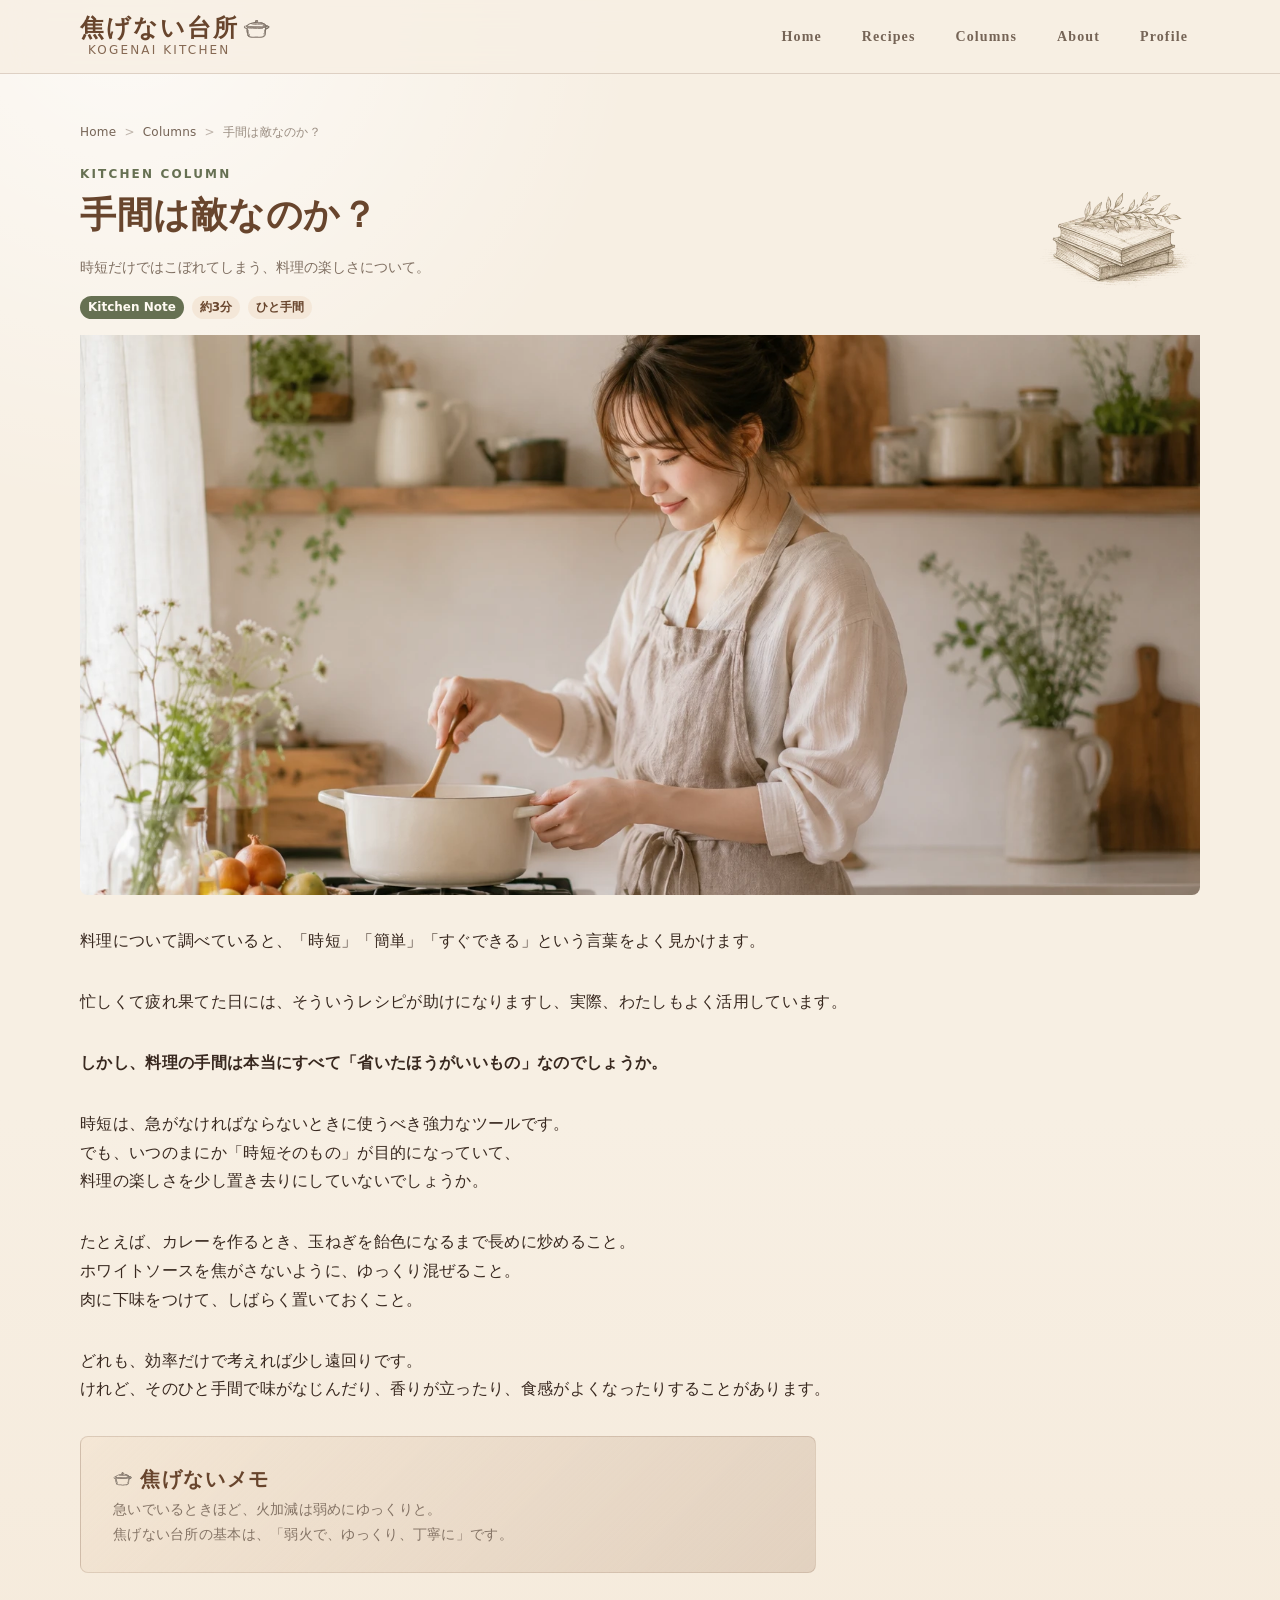
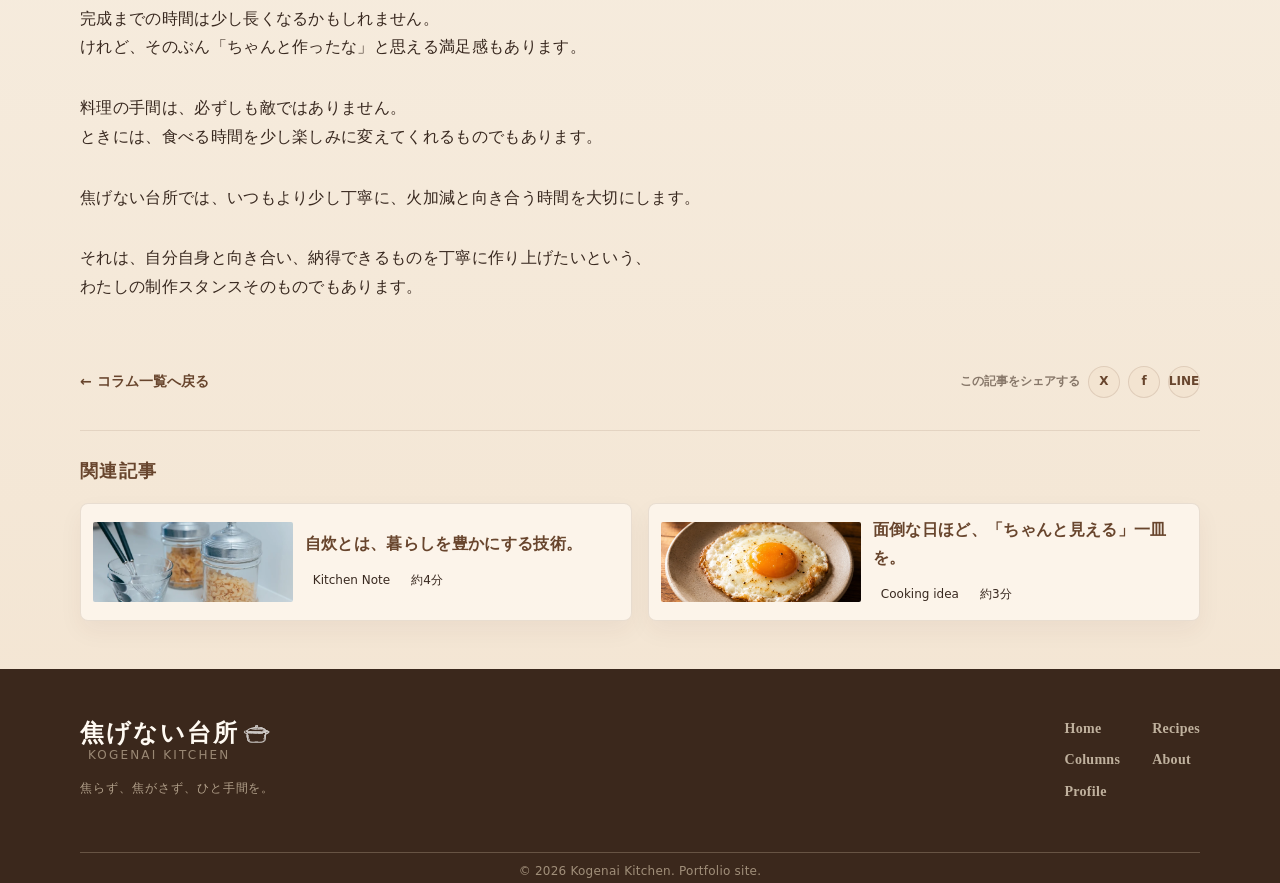
<file: columns/column-tema.html>
<!DOCTYPE html>
<html lang="ja">

<head>
  <meta charset="UTF-8">
  <meta name="viewport" content="width=device-width, initial-scale=1.0">
  <title>手間は敵なのか？｜焦げない台所</title>
  <meta name="description" content="時短だけではこぼれてしまう料理の楽しさについて考える、焦げない台所のコラムです。">

  <link rel="stylesheet" href="../css/common.css">
  <link rel="stylesheet" href="../css/column.css">
</head>

<body>
  <header class="site-header">
    <div class="site-header__inner">
      <a href="../index.html" class="site-logo" aria-label="焦げない台所 トップへ">
        <span class="site-logo__text">
          <span class="site-logo__main">
            焦げない台所
            <img src="../images/pot-icon.svg" alt="" class="site-logo__icon" aria-hidden="true">
          </span>
          <span class="site-logo__sub">Kogenai Kitchen</span>
        </span>
      </a>

      <button class="menu-toggle" type="button" aria-label="メニューを開く" aria-expanded="false" aria-controls="global-nav">
        <span></span>
        <span></span>
        <span></span>
      </button>

      <nav class="site-nav" aria-label="グローバルナビゲーション">
        <ul class="global-nav" id="global-nav">
          <li>
            <a href="../index.html" class="global-nav__link">Home</a>
          </li>
          <li>
            <a href="../recipes.html" class="global-nav__link">Recipes</a>
          </li>
          <li>
            <a href="../columns.html" class="global-nav__link">Columns</a>
          </li>
          <li>
            <a href="../index.html#about" class="global-nav__link">About</a>
          </li>
          <li>
            <a href="../index.html#profile" class="global-nav__link">Profile</a>
          </li>
        </ul>
      </nav>
    </div>
  </header>

  <main class="column-detail-page">
    <div class="column-detail-inner">
      <nav class="breadcrumb" aria-label="パンくずリスト">
        <a href="../index.html">Home</a>
        <span><a href="../columns.html">Columns</a></span>
        <span>手間は敵なのか？</span>
      </nav>

      <article class="column-detail">
        <header class="column-detail-hero">
          <div class="column-detail-hero-text">
            <p class="section-label">Kitchen Column</p>

            <h1>手間は敵なのか？</h1>

            <p class="column-lead">
              時短だけではこぼれてしまう、料理の楽しさについて。
            </p>

            <div class="column-meta">
              <span>Kitchen Note</span>
              <span>約3分</span>
              <span>ひと手間</span>
            </div>
          </div>

          <div class="column-detail-illust" aria-hidden="true">
            <img src="../images/columns-list-logo.webp" alt="">
          </div>
        </header>

        <figure class="column-main-image">
          <img src="../images/column-tema.webp" alt="台所道具のイメージ">
        </figure>

        <div class="column-body">
          <p>
            料理について調べていると、「時短」「簡単」「すぐできる」という言葉をよく見かけます。
          </p>

          <p>
            忙しくて疲れ果てた日には、そういうレシピが助けになりますし、実際、わたしもよく活用しています。
          </p>

          <p>
            <strong>しかし、料理の手間は本当にすべて「省いたほうがいいもの」なのでしょうか。</strong>
          </p>

          <p>
            時短は、急がなければならないときに使うべき強力なツールです。<br>
            でも、いつのまにか「時短そのもの」が目的になっていて、<br>
            料理の楽しさを少し置き去りにしていないでしょうか。
          </p>

          <p>
            たとえば、カレーを作るとき、玉ねぎを飴色になるまで長めに炒めること。<br>
            ホワイトソースを焦がさないように、ゆっくり混ぜること。<br>
            肉に下味をつけて、しばらく置いておくこと。
          </p>

          <p>
            どれも、効率だけで考えれば少し遠回りです。<br>
            けれど、そのひと手間で味がなじんだり、香りが立ったり、食感がよくなったりすることがあります。
          </p>

          <div class="column-memo">
            <p class="column-memo-title">
              <img src="../images/pot-icon.svg" alt="" aria-hidden="true">
              焦げないメモ
            </p>
            <p>
              急いでいるときほど、火加減は弱めにゆっくりと。<br>
              焦げない台所の基本は、「弱火で、ゆっくり、丁寧に」です。
            </p>
          </div>

          <p>
            完成までの時間は少し長くなるかもしれません。<br>
            けれど、そのぶん「ちゃんと作ったな」と思える満足感もあります。
          </p>

          <p>
            料理の手間は、必ずしも敵ではありません。<br>
            ときには、食べる時間を少し楽しみに変えてくれるものでもあります。
          </p>

          <p>
            焦げない台所では、いつもより少し丁寧に、火加減と向き合う時間を大切にします。
          </p>

          <p>
            それは、自分自身と向き合い、納得できるものを丁寧に作り上げたいという、<br>
            わたしの制作スタンスそのものでもあります。
          </p>
        </div>

        <div class="column-detail-footer">
          <a href="../columns.html" class="column-back-link">← コラム一覧へ戻る</a>

          <div class="column-share" aria-label="この記事をシェアする">
            <span>この記事をシェアする</span>
            <a href="#" aria-label="Xでシェア">X</a>
            <a href="#" aria-label="Facebookでシェア">f</a>
            <a href="#" aria-label="LINEでシェア">LINE</a>
          </div>
        </div>
      </article>

      <section class="column-related" aria-label="関連記事">
        <h2 class="column-related-title">関連記事</h2>

        <div class="column-related-list">
          <article class="column-related-card">
            <a href="column-jisui.html" aria-label="自炊は節約ではなく、生活を豊かにする技術を読む"></a>

            <img src="../images/column-jisui.webp" alt="自炊のイメージ">

            <div>
              <h3>自炊とは、暮らしを豊かにする技術。</h3>
              <div class="column-meta">
                <span>Kitchen Note</span>
                <span>約4分</span>
              </div>
            </div>
          </article>

          <article class="column-related-card">
            <a href="column-mendou.html" aria-label="料理が面倒な日こそ、「ちゃんと見える一皿」を作るを読む"></a>

            <img src="../images/column-mendou.webp" alt="ちゃんと見える一皿のイメージ">

            <div>
              <h3>面倒な日ほど、「ちゃんと見える」一皿を。</h3>
              <div class="column-meta">
                <span>Cooking idea</span>
                <span>約3分</span>
              </div>
            </div>
          </article>
        </div>
      </section>
    </div>
  </main>

  <footer class="site-footer">
    <div class="site-footer__inner">
      <div class="site-footer__brand">
        <a href="../index.html" class="site-logo">
          <span class="site-logo__text">
            <span class="site-logo__main">
              焦げない台所
              <img src="../images/pot-icon.svg" alt="" class="site-logo__icon" aria-hidden="true">
            </span>
            <span class="site-logo__sub">Kogenai Kitchen</span>
          </span>
        </a>

        <p class="site-footer__copy">焦らず、焦がさず、ひと手間を。</p>
      </div>

      <nav class="site-footer__nav" aria-label="フッターナビゲーション">
        <a href="../index.html">Home</a>
        <a href="../recipes.html">Recipes</a>
        <a href="../columns.html">Columns</a>
        <a href="../index.html#about">About</a>
        <a href="../index.html#profile">Profile</a>
      </nav>

      <small>© 2026 Kogenai Kitchen. Portfolio site.</small>
    </div>
  </footer>

  <script src="../js/main.js"></script>
</body>

</html>
</file>
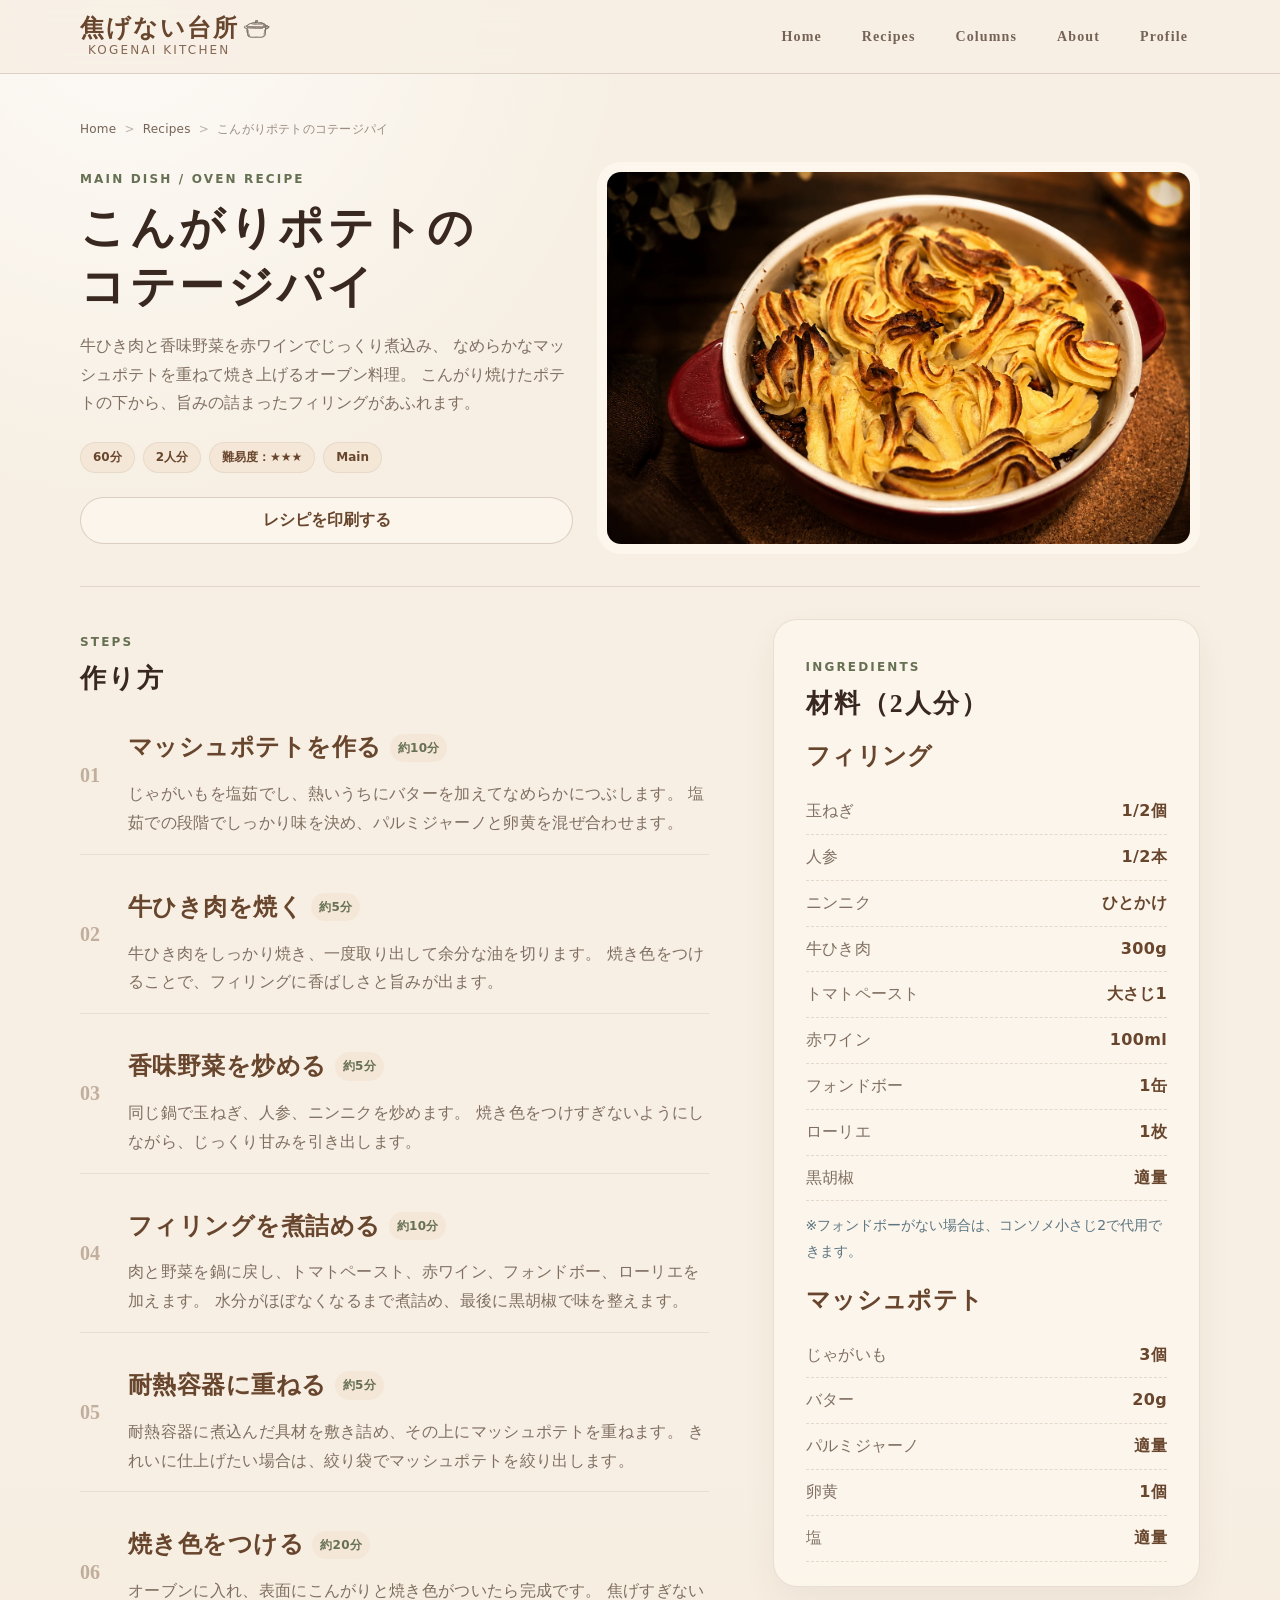
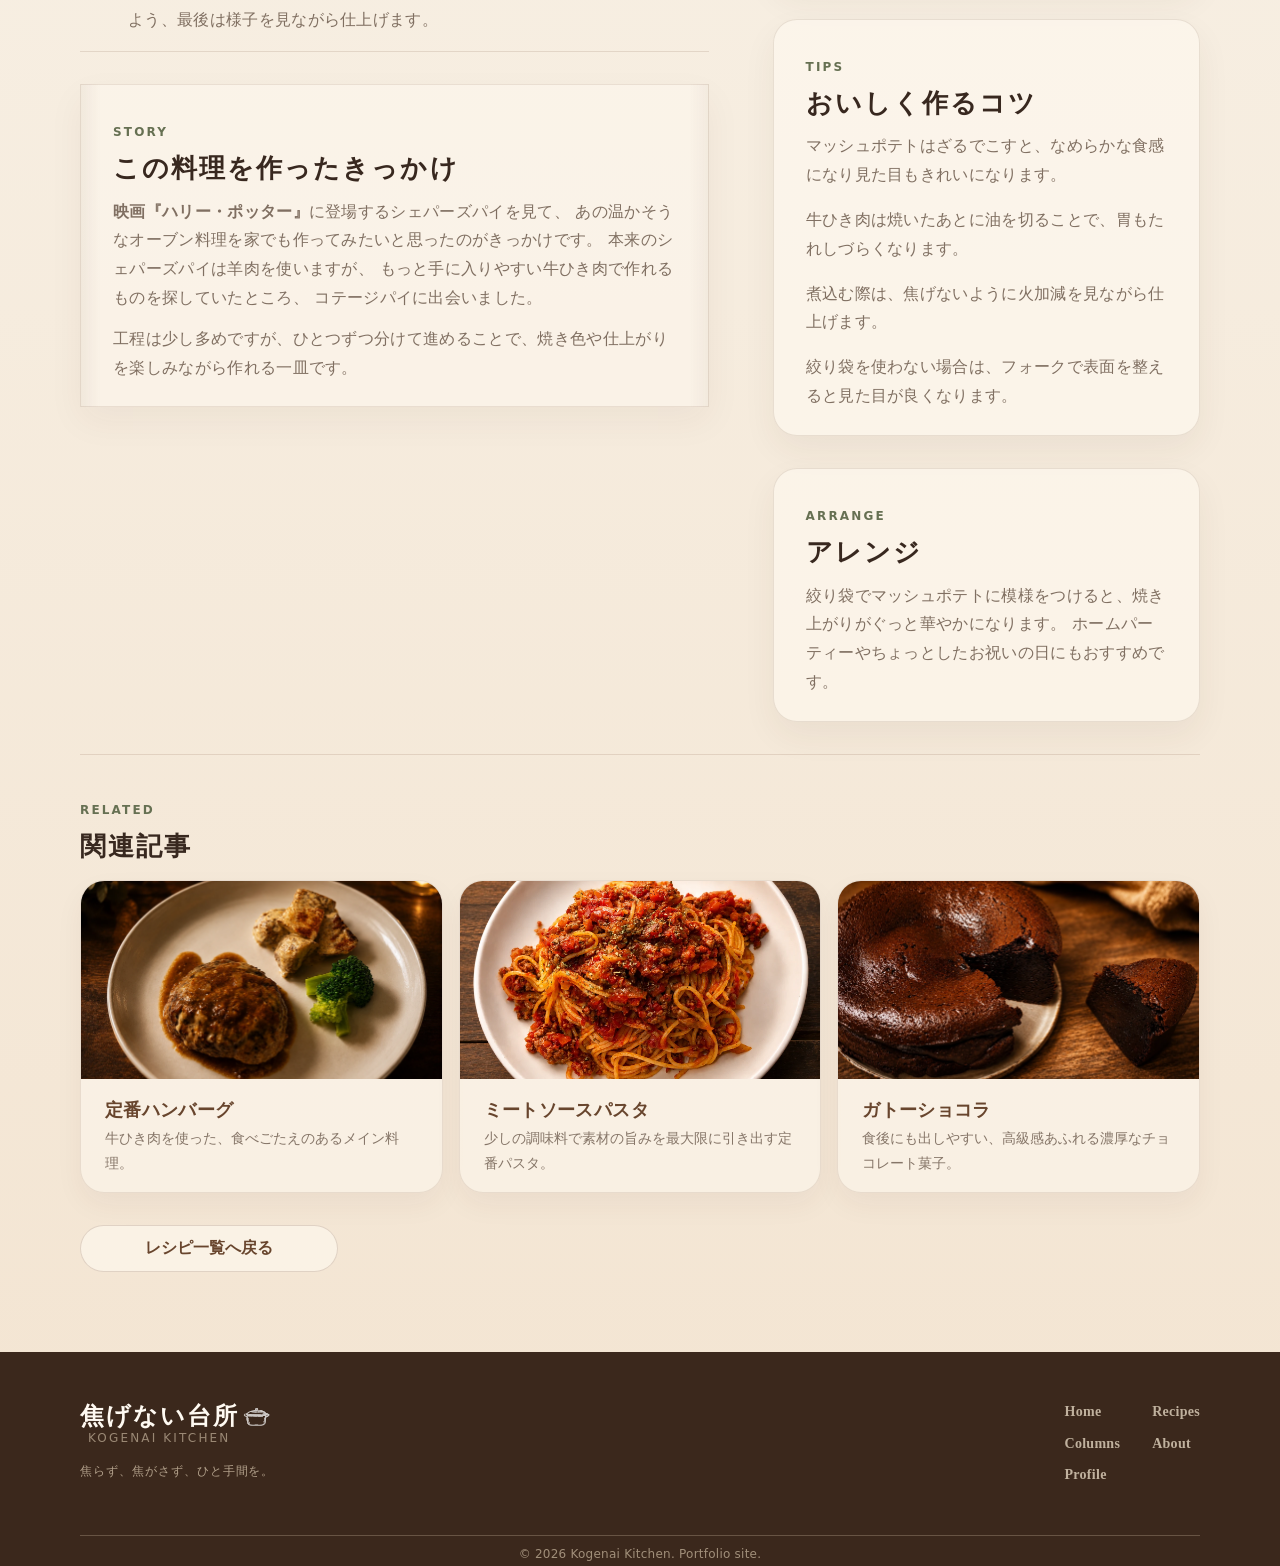
<file: recipes/recipe-cottage-pie.html>
<!DOCTYPE html>
<html lang="ja">

<head>
    <meta charset="UTF-8">
    <meta name="color-scheme" content="light">
    <meta name="viewport" content="width=device-width, initial-scale=1.0">
    <title>こんがりポテトのコテージパイ｜焦げない台所</title>
    <meta name="description" content="牛ひき肉と香味野菜をじっくり煮込み、なめらかなマッシュポテトを重ねて焼き上げるコテージパイのレシピです。">

    <link rel="stylesheet" href="../css/common.css">
    <link rel="stylesheet" href="../css/recipe.css">
    <link rel="stylesheet" href="../css/print.css">
</head>

<body>
    <header class="site-header">
        <div class="site-header__inner">
            <a href="../index.html" class="site-logo" aria-label="焦げない台所 トップへ">
                <span class="site-logo__text">
                    <span class="site-logo__main">
                        焦げない台所
                        <img src="../images/pot-icon.svg" alt="" class="site-logo__icon" aria-hidden="true">
                    </span>
                    <span class="site-logo__sub">Kogenai Kitchen</span>
                </span>
            </a>

            <button class="menu-toggle" type="button" aria-label="メニューを開く" aria-expanded="false"
                aria-controls="global-nav">
                <span></span>
                <span></span>
                <span></span>
            </button>

            <nav class="site-nav" aria-label="グローバルナビゲーション">
                <ul class="global-nav" id="global-nav">
                    <li>
                        <a href="../index.html" class="global-nav__link">Home</a>
                    </li>
                    <li>
                        <a href="../recipes.html" class="global-nav__link">Recipes</a>
                    </li>
                    <li>
                        <a href="../columns.html" class="global-nav__link">Columns</a>
                    </li>
                    <li>
                        <a href="../index.html#about" class="global-nav__link">About</a>
                    </li>
                    <li>
                        <a href="../index.html#profile" class="global-nav__link">Profile</a>
                    </li>
                </ul>
            </nav>
        </div>
    </header>

    <main class="recipe-page">
        <nav class="breadcrumb" aria-label="パンくずリスト">
            <a href="../index.html">Home</a>
            <span><a href="../recipes.html">Recipes</a></span>
            <span>こんがりポテトのコテージパイ</span>
        </nav>

        <article class="recipe-article">
            <header class="recipe-hero">
                <div class="recipe-hero-copy">
                    <p class="recipe-category">Main dish / Oven recipe</p>

                    <h1 class="recipe-title">
                        こんがりポテトの<br>
                        コテージパイ
                    </h1>

                    <p class="recipe-lead">
                        牛ひき肉と香味野菜を赤ワインでじっくり煮込み、
                        なめらかなマッシュポテトを重ねて焼き上げるオーブン料理。
                        こんがり焼けたポテトの下から、旨みの詰まったフィリングがあふれます。
                    </p>

                    <ul class="recipe-meta">
                        <li>60分</li>
                        <li>2人分</li>
                        <li>難易度：★★★</li>
                        <li>Main</li>
                    </ul>

                    <div class="print-button">
                        <button type="button" class="js-print-button">レシピを印刷する</button>
                    </div>
                </div>

                <figure class="recipe-photo">
                    <img src="../images/cottage-pie.webp" alt="焼き色のついたコテージパイ">
                </figure>
            </header>

            <div class="recipe-layout">
                <div class="recipe-tabs" role="tablist" aria-label="レシピ情報の切り替え">
                    <button type="button" class="recipe-tab is-active" data-tab="ingredients">材料</button>
                    <button type="button" class="recipe-tab" data-tab="steps">作り方</button>
                    <button type="button" class="recipe-tab" data-tab="tips">コツ</button>
                    <button type="button" class="recipe-tab" data-tab="arrange">アレンジ</button>
                </div>

                <div class="recipe-content">
                    <section class="steps recipe-panel" data-panel="steps">
                        <p class="section-label">Steps</p>
                        <h2>作り方</h2>

                        <ol>
                            <li>
                                <span class="step-number">01</span>
                                <div>
                                    <h3>マッシュポテトを作る <span class="step-time">約10分</span></h3>
                                    <p class="recipe-text">
                                        じゃがいもを塩茹でし、熱いうちにバターを加えてなめらかにつぶします。
                                        塩茹での段階でしっかり味を決め、パルミジャーノと卵黄を混ぜ合わせます。
                                    </p>
                                </div>
                            </li>

                            <li>
                                <span class="step-number">02</span>
                                <div>
                                    <h3>牛ひき肉を焼く <span class="step-time">約5分</span></h3>
                                    <p class="recipe-text">
                                        牛ひき肉をしっかり焼き、一度取り出して余分な油を切ります。
                                        焼き色をつけることで、フィリングに香ばしさと旨みが出ます。
                                    </p>
                                </div>
                            </li>

                            <li>
                                <span class="step-number">03</span>
                                <div>
                                    <h3>香味野菜を炒める <span class="step-time">約5分</span></h3>
                                    <p class="recipe-text">
                                        同じ鍋で玉ねぎ、人参、ニンニクを炒めます。
                                        焼き色をつけすぎないようにしながら、じっくり甘みを引き出します。
                                    </p>
                                </div>
                            </li>

                            <li>
                                <span class="step-number">04</span>
                                <div>
                                    <h3>フィリングを煮詰める <span class="step-time">約10分</span></h3>
                                    <p class="recipe-text">
                                        肉と野菜を鍋に戻し、トマトペースト、赤ワイン、フォンドボー、ローリエを加えます。
                                        水分がほぼなくなるまで煮詰め、最後に黒胡椒で味を整えます。
                                    </p>
                                </div>
                            </li>

                            <li>
                                <span class="step-number">05</span>
                                <div>
                                    <h3>耐熱容器に重ねる <span class="step-time">約5分</span></h3>
                                    <p class="recipe-text">
                                        耐熱容器に煮込んだ具材を敷き詰め、その上にマッシュポテトを重ねます。
                                        きれいに仕上げたい場合は、絞り袋でマッシュポテトを絞り出します。
                                    </p>
                                </div>
                            </li>

                            <li>
                                <span class="step-number">06</span>
                                <div>
                                    <h3>焼き色をつける <span class="step-time">約20分</span></h3>
                                    <p class="recipe-text">
                                        オーブンに入れ、表面にこんがりと焼き色がついたら完成です。
                                        焦げすぎないよう、最後は様子を見ながら仕上げます。
                                    </p>
                                </div>
                            </li>
                        </ol>
                    </section>
                    <section class="recipe-story">
                        <p class="section-label">Story</p>
                        <h2>この料理を作ったきっかけ</h2>

                        <p class="recipe-text">
                            <b>映画『ハリー・ポッター』</b>に登場するシェパーズパイを見て、
                            あの温かそうなオーブン料理を家でも作ってみたいと思ったのがきっかけです。
                            本来のシェパーズパイは羊肉を使いますが、
                            もっと手に入りやすい牛ひき肉で作れるものを探していたところ、
                            コテージパイに出会いました。
                        </p>

                        <p class="recipe-text">
                            工程は少し多めですが、ひとつずつ分けて進めることで、焼き色や仕上がりを楽しみながら作れる一皿です。
                        </p>
                    </section>
                </div>

                <aside class="recipe-sidebar">
                    <section class="ingredients recipe-panel is-active" data-panel="ingredients">
                        <p class="section-label">Ingredients</p>
                        <h2>材料（2人分）</h2>

                        <div class="ingredient-group">
                            <h3>フィリング</h3>
                            <ul class="recipe-text">
                                <li><span>玉ねぎ</span><span>1/2個</span></li>
                                <li><span>人参</span><span>1/2本</span></li>
                                <li><span>ニンニク</span><span>ひとかけ</span></li>
                                <li><span>牛ひき肉</span><span>300g</span></li>
                                <li><span>トマトペースト</span><span>大さじ1</span></li>
                                <li><span>赤ワイン</span><span>100ml</span></li>
                                <li><span>フォンドボー</span><span>1缶</span></li>
                                <li><span>ローリエ</span><span>1枚</span></li>
                                <li><span>黒胡椒</span><span>適量</span></li>
                            </ul>
                        </div>

                        <p class="ingredient-note">
                            ※フォンドボーがない場合は、コンソメ小さじ2で代用できます。
                        </p>

                        <div class="ingredient-group">
                            <h3>マッシュポテト</h3>
                            <ul class="recipe-text">
                                <li><span>じゃがいも</span><span>3個</span></li>
                                <li><span>バター</span><span>20g</span></li>
                                <li><span>パルミジャーノ</span><span>適量</span></li>
                                <li><span>卵黄</span><span>1個</span></li>
                                <li><span>塩</span><span>適量</span></li>
                            </ul>
                        </div>
                    </section>

                    <section class="note-card recipe-panel tips-card" data-panel="tips">
                        <p class="section-label">Tips</p>
                        <h2>おいしく作るコツ</h2>

                        <ul class="recipe-text">
                            <li>マッシュポテトはざるでこすと、なめらかな食感になり見た目もきれいになります。</li>
                            <li>牛ひき肉は焼いたあとに油を切ることで、胃もたれしづらくなります。</li>
                            <li>煮込む際は、焦げないように火加減を見ながら仕上げます。</li>
                            <li>絞り袋を使わない場合は、フォークで表面を整えると見た目が良くなります。</li>
                        </ul>
                    </section>

                    <section class="note-card recipe-panel arrange-card" data-panel="arrange">
                        <p class="section-label">Arrange</p>
                        <h2>アレンジ</h2>
                        <p class="recipe-text">
                            絞り袋でマッシュポテトに模様をつけると、焼き上がりがぐっと華やかになります。
                            ホームパーティーやちょっとしたお祝いの日にもおすすめです。
                        </p>
                    </section>
                </aside>
            </div>

            <section class="related">
                <p class="section-label">Related</p>
                <h2>関連記事</h2>

                <div class="related-list">
                    <article class="related-card">
                        <a href="recipe-hamburg.html" class="related-card-cover" aria-label="定番ハンバーグのレシピを見る"></a>

                        <img src="../images/hamburg.webp" alt="ハンバーグ">

                        <div>
                            <h3>定番ハンバーグ</h3>
                            <p>牛ひき肉を使った、食べごたえのあるメイン料理。</p>
                        </div>
                    </article>

                    <article class="related-card">
                        <a href="recipe-meat-sauce-pasta.html" class="related-card-cover"
                            aria-label="自家製ミートソースパスタのレシピを見る"></a>
                        <img src="../images/meat-sauce-pasta.webp" alt="自家製ミートソースパスタ">
                        <div>
                            <h3>ミートソースパスタ</h3>
                            <p>少しの調味料で素材の旨みを最大限に引き出す定番パスタ。</p>
                        </div>
                    </article>

                    <article class="related-card">
                        <a href="recipe-gateau-chocolat.html" class="related-card-cover"
                            aria-label="ガトーショコラのレシピを見る"></a>
                        <img src="../images/gateau-chocolat.webp" alt="ガトーショコラ">
                        <div>
                            <h3>ガトーショコラ</h3>
                            <p>食後にも出しやすい、高級感あふれる濃厚なチョコレート菓子。</p>
                        </div>
                    </article>
                </div>
            </section>
            <div class="back-link">
                <a href="../recipes.html">レシピ一覧へ戻る</a>
            </div>
        </article>
    </main>

    <footer class="site-footer">
        <div class="site-footer__inner">
            <div class="site-footer__brand">
                <a href="../index.html" class="site-logo">
                    <span class="site-logo__text">
                        <span class="site-logo__main">
                            焦げない台所
                            <img src="../images/pot-icon.svg" alt="" class="site-logo__icon" aria-hidden="true">
                        </span>
                        <span class="site-logo__sub">Kogenai Kitchen</span>
                    </span>
                </a>

                <p class="site-footer__copy">焦らず、焦がさず、ひと手間を。</p>
            </div>

            <nav class="site-footer__nav" aria-label="フッターナビゲーション">
                <a href="../index.html">Home</a>
                <a href="../recipes.html">Recipes</a>
                <a href="../columns.html">Columns</a>
                <a href="../index.html#about">About</a>
                <a href="../index.html#profile">Profile</a>
            </nav>

            <small>© 2026 Kogenai Kitchen. Portfolio site.</small>
        </div>
    </footer>

    <script src="../js/main.js"></script>
</body>

</html>
</file>
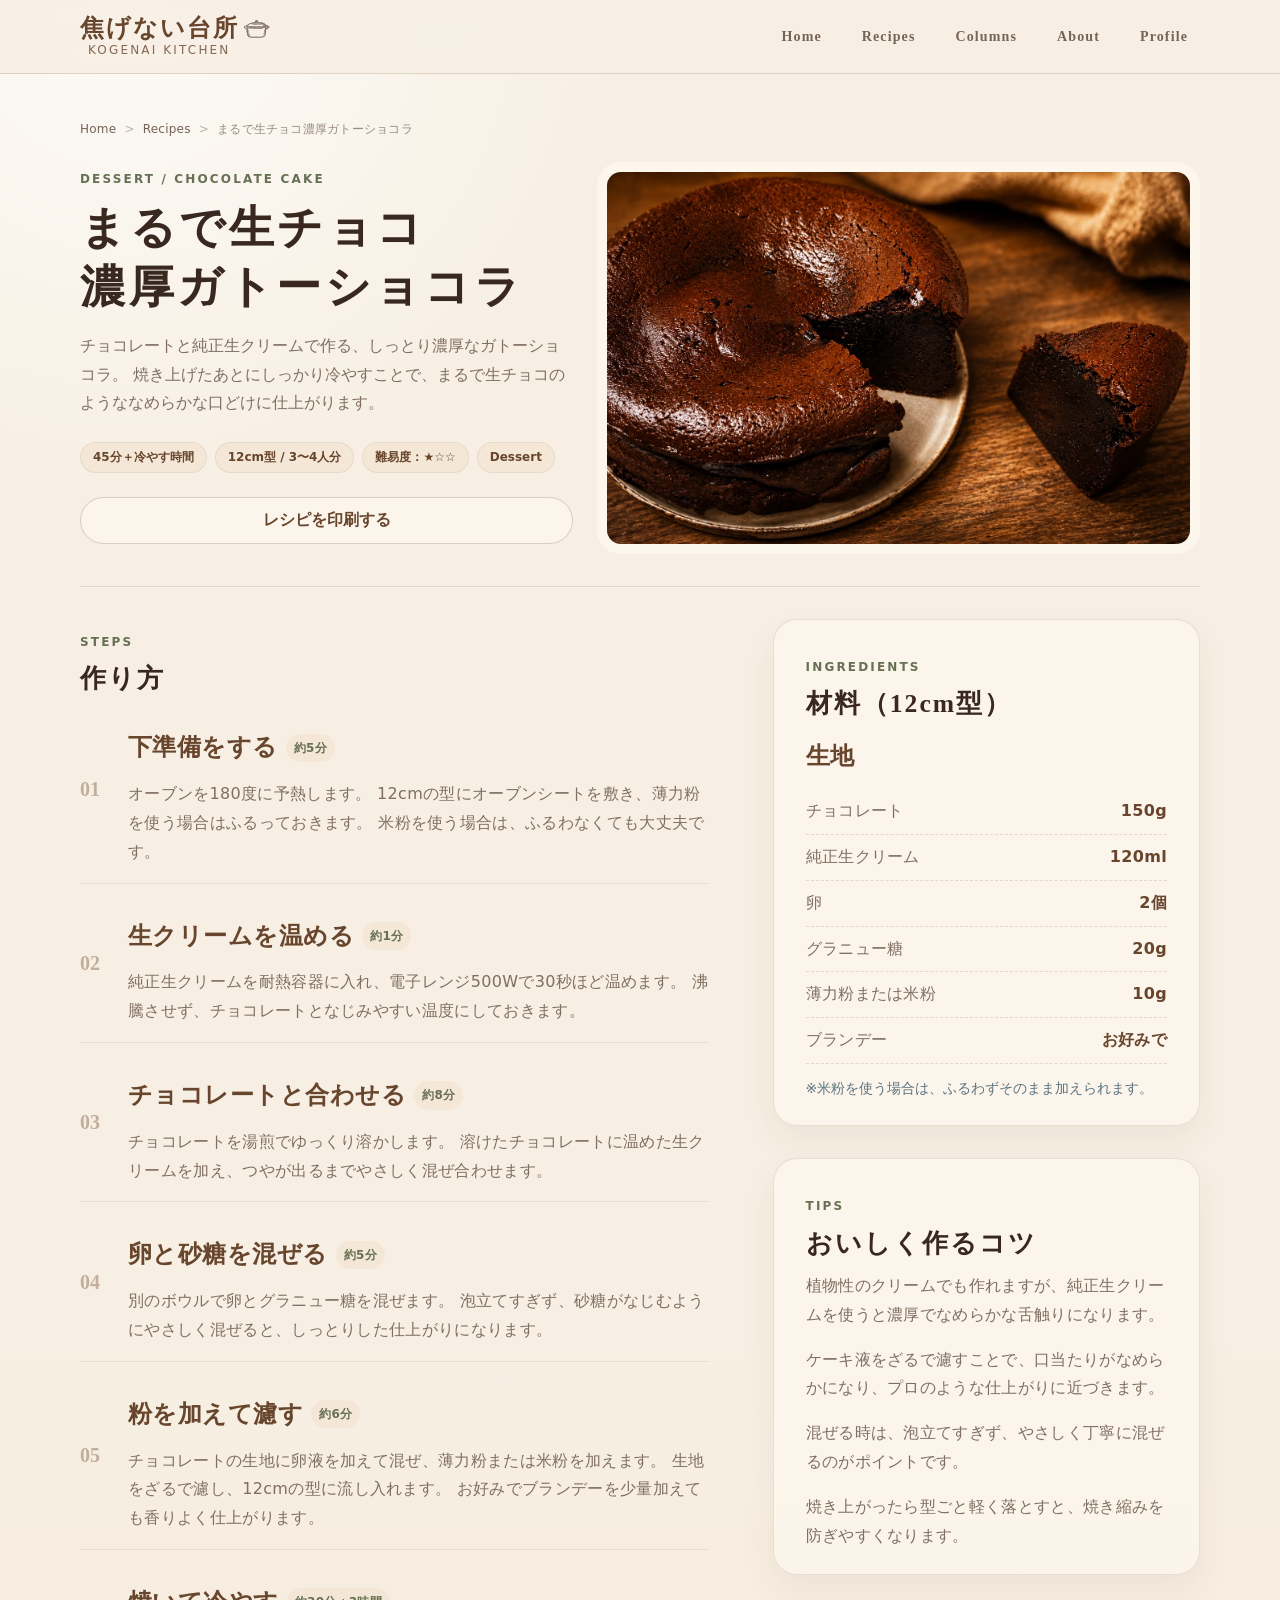
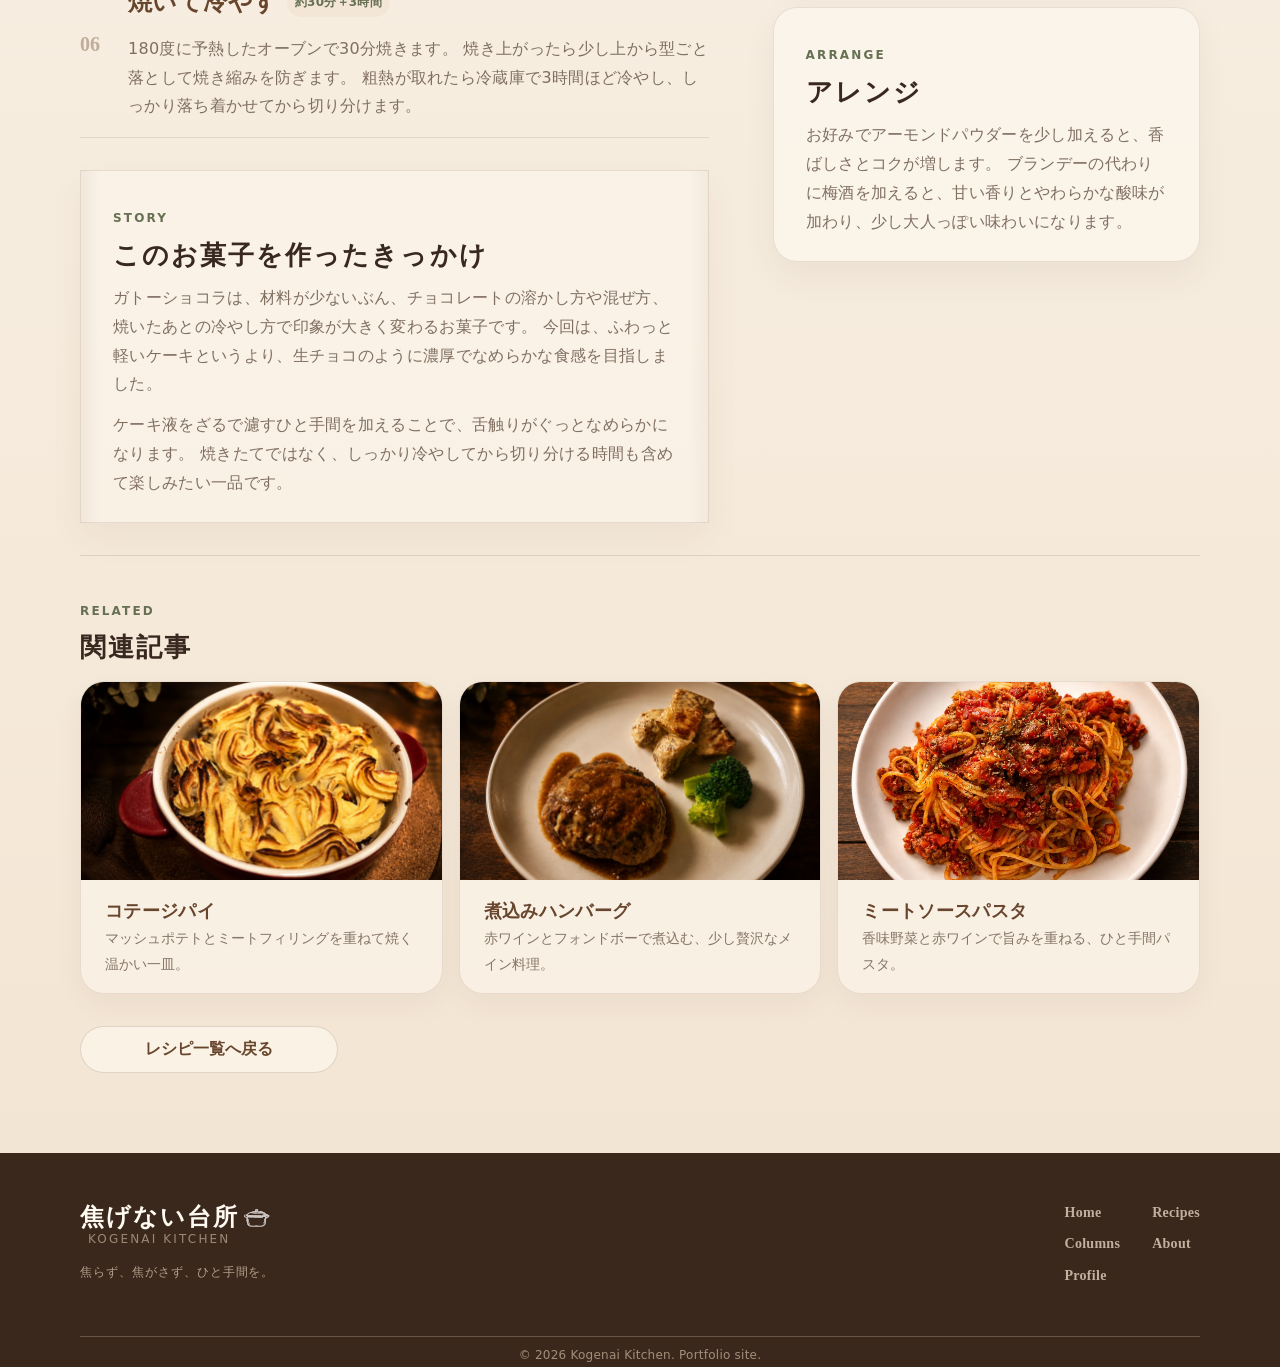
<file: recipes/recipe-gateau-chocolat.html>
<!DOCTYPE html>
<html lang="ja">

<head>
  <meta charset="UTF-8">
  <meta name="color-scheme" content="light">
  <meta name="viewport" content="width=device-width, initial-scale=1.0">
  <title>まるで生チョコ 濃厚ガトーショコラ｜焦げない台所</title>
  <meta name="description" content="チョコレートと純正生クリームで作る、まるで生チョコのようになめらかな濃厚ガトーショコラのレシピです。">

  <link rel="stylesheet" href="../css/common.css">
  <link rel="stylesheet" href="../css/recipe.css">
  <link rel="stylesheet" href="../css/print.css">
</head>

<body>
  <header class="site-header">
    <div class="site-header__inner">
      <a href="../index.html" class="site-logo" aria-label="焦げない台所 トップへ">
        <span class="site-logo__text">
          <span class="site-logo__main">
            焦げない台所
            <img src="../images/pot-icon.svg" alt="" class="site-logo__icon" aria-hidden="true">
          </span>
          <span class="site-logo__sub">Kogenai Kitchen</span>
        </span>
      </a>

      <button class="menu-toggle" type="button" aria-label="メニューを開く" aria-expanded="false" aria-controls="global-nav">
        <span></span>
        <span></span>
        <span></span>
      </button>

      <nav class="site-nav" aria-label="グローバルナビゲーション">
        <ul class="global-nav" id="global-nav">
          <li>
            <a href="../index.html" class="global-nav__link">Home</a>
          </li>
          <li>
            <a href="../recipes.html" class="global-nav__link">Recipes</a>
          </li>
          <li>
            <a href="../columns.html" class="global-nav__link">Columns</a>
          </li>
          <li>
            <a href="../index.html#about" class="global-nav__link">About</a>
          </li>
          <li>
            <a href="../index.html#profile" class="global-nav__link">Profile</a>
          </li>
        </ul>
      </nav>
    </div>
  </header>

  <main class="recipe-page">
    <nav class="breadcrumb" aria-label="パンくずリスト">
      <a href="../index.html">Home</a>
      <span><a href="../recipes.html">Recipes</a></span>
      <span>まるで生チョコ濃厚ガトーショコラ</span>
    </nav>

    <article class="recipe-article">
      <header class="recipe-hero">
        <div class="recipe-hero-copy">
          <p class="recipe-category">Dessert / Chocolate cake</p>

          <h1 class="recipe-title">
            まるで生チョコ<br>
            濃厚ガトーショコラ
          </h1>

          <p class="recipe-lead">
            チョコレートと純正生クリームで作る、しっとり濃厚なガトーショコラ。
            焼き上げたあとにしっかり冷やすことで、まるで生チョコのようななめらかな口どけに仕上がります。
          </p>

          <ul class="recipe-meta">
            <li>45分＋冷やす時間</li>
            <li>12cm型 / 3〜4人分</li>
            <li>難易度：★☆☆</li>
            <li>Dessert</li>
          </ul>

          <div class="print-button">
            <button type="button" class="js-print-button">レシピを印刷する</button>
          </div>
        </div>

        <figure class="recipe-photo">
          <img src="../images/gateau-chocolat.webp" alt="濃厚なガトーショコラ">
        </figure>
      </header>

      <div class="recipe-layout">
        <div class="recipe-tabs" role="tablist" aria-label="レシピ情報の切り替え">
          <button type="button" class="recipe-tab is-active" data-tab="ingredients">材料</button>
          <button type="button" class="recipe-tab" data-tab="steps">作り方</button>
          <button type="button" class="recipe-tab" data-tab="tips">コツ</button>
          <button type="button" class="recipe-tab" data-tab="arrange">アレンジ</button>
        </div>

        <div class="recipe-content">
          <section class="steps recipe-panel" data-panel="steps">
            <p class="section-label">Steps</p>
            <h2>作り方</h2>

            <ol>
              <li>
                <span class="step-number">01</span>
                <div>
                  <h3>下準備をする <span class="step-time">約5分</span></h3>
                  <p class="recipe-text">
                    オーブンを180度に予熱します。
                    12cmの型にオーブンシートを敷き、薄力粉を使う場合はふるっておきます。
                    米粉を使う場合は、ふるわなくても大丈夫です。
                  </p>
                </div>
              </li>

              <li>
                <span class="step-number">02</span>
                <div>
                  <h3>生クリームを温める <span class="step-time">約1分</span></h3>
                  <p class="recipe-text">
                    純正生クリームを耐熱容器に入れ、電子レンジ500Wで30秒ほど温めます。
                    沸騰させず、チョコレートとなじみやすい温度にしておきます。
                  </p>
                </div>
              </li>

              <li>
                <span class="step-number">03</span>
                <div>
                  <h3>チョコレートと合わせる <span class="step-time">約8分</span></h3>
                  <p class="recipe-text">
                    チョコレートを湯煎でゆっくり溶かします。
                    溶けたチョコレートに温めた生クリームを加え、つやが出るまでやさしく混ぜ合わせます。
                  </p>
                </div>
              </li>

              <li>
                <span class="step-number">04</span>
                <div>
                  <h3>卵と砂糖を混ぜる <span class="step-time">約5分</span></h3>
                  <p class="recipe-text">
                    別のボウルで卵とグラニュー糖を混ぜます。
                    泡立てすぎず、砂糖がなじむようにやさしく混ぜると、しっとりした仕上がりになります。
                  </p>
                </div>
              </li>

              <li>
                <span class="step-number">05</span>
                <div>
                  <h3>粉を加えて濾す <span class="step-time">約6分</span></h3>
                  <p class="recipe-text">
                    チョコレートの生地に卵液を加えて混ぜ、薄力粉または米粉を加えます。
                    生地をざるで濾し、12cmの型に流し入れます。
                    お好みでブランデーを少量加えても香りよく仕上がります。
                  </p>
                </div>
              </li>

              <li>
                <span class="step-number">06</span>
                <div>
                  <h3>焼いて冷やす <span class="step-time">約30分＋3時間</span></h3>
                  <p class="recipe-text">
                    180度に予熱したオーブンで30分焼きます。
                    焼き上がったら少し上から型ごと落として焼き縮みを防ぎます。
                    粗熱が取れたら冷蔵庫で3時間ほど冷やし、しっかり落ち着かせてから切り分けます。
                  </p>
                </div>
              </li>
            </ol>
          </section>

          <section class="recipe-story">
            <p class="section-label">Story</p>
            <h2>このお菓子を作ったきっかけ</h2>

            <p class="recipe-text">
              ガトーショコラは、材料が少ないぶん、チョコレートの溶かし方や混ぜ方、
              焼いたあとの冷やし方で印象が大きく変わるお菓子です。
              今回は、ふわっと軽いケーキというより、生チョコのように濃厚でなめらかな食感を目指しました。
            </p>

            <p class="recipe-text">
              ケーキ液をざるで濾すひと手間を加えることで、舌触りがぐっとなめらかになります。
              焼きたてではなく、しっかり冷やしてから切り分ける時間も含めて楽しみたい一品です。
            </p>
          </section>
        </div>

        <aside class="recipe-sidebar">
          <section class="ingredients recipe-panel is-active" data-panel="ingredients">
            <p class="section-label">Ingredients</p>
            <h2>材料（12cm型）</h2>

            <div class="ingredient-group">
              <h3>生地</h3>
              <ul class="recipe-text">
                <li><span>チョコレート</span><span>150g</span></li>
                <li><span>純正生クリーム</span><span>120ml</span></li>
                <li><span>卵</span><span>2個</span></li>
                <li><span>グラニュー糖</span><span>20g</span></li>
                <li><span>薄力粉または米粉</span><span>10g</span></li>
                <li><span>ブランデー</span><span>お好みで</span></li>
              </ul>
            </div>

            <p class="ingredient-note">
              ※米粉を使う場合は、ふるわずそのまま加えられます。
            </p>
          </section>

          <section class="note-card recipe-panel tips-card" data-panel="tips">
            <p class="section-label">Tips</p>
            <h2>おいしく作るコツ</h2>

            <ul class="recipe-text">
              <li>植物性のクリームでも作れますが、純正生クリームを使うと濃厚でなめらかな舌触りになります。</li>
              <li>ケーキ液をざるで濾すことで、口当たりがなめらかになり、プロのような仕上がりに近づきます。</li>
              <li>混ぜる時は、泡立てすぎず、やさしく丁寧に混ぜるのがポイントです。</li>
              <li>焼き上がったら型ごと軽く落とすと、焼き縮みを防ぎやすくなります。</li>
            </ul>
          </section>

          <section class="note-card recipe-panel arrange-card" data-panel="arrange">
            <p class="section-label">Arrange</p>
            <h2>アレンジ</h2>

            <p class="recipe-text">
              お好みでアーモンドパウダーを少し加えると、香ばしさとコクが増します。
              ブランデーの代わりに梅酒を加えると、甘い香りとやわらかな酸味が加わり、少し大人っぽい味わいになります。
            </p>
          </section>
        </aside>
      </div>

      <section class="related">
        <p class="section-label">Related</p>
        <h2>関連記事</h2>

        <div class="related-list">
          <article class="related-card">
            <a href="recipe-cottage-pie.html" class="related-card-cover" aria-label="コテージパイのレシピを見る"></a>

            <img src="../images/cottage-pie.webp" alt="コテージパイ">

            <div>
              <h3>コテージパイ</h3>
              <p>マッシュポテトとミートフィリングを重ねて焼く温かい一皿。</p>
            </div>
          </article>

          <article class="related-card">
            <a href="recipe-hamburg.html" class="related-card-cover" aria-label="煮込みハンバーグのレシピを見る"></a>

            <img src="../images/hamburg.webp" alt="煮込みハンバーグ">

            <div>
              <h3>煮込みハンバーグ</h3>
              <p>赤ワインとフォンドボーで煮込む、少し贅沢なメイン料理。</p>
            </div>
          </article>

          <article class="related-card">
            <a href="recipe-meat-sauce-pasta.html" class="related-card-cover" aria-label="ミートソースパスタのレシピを見る"></a>

            <img src="../images/meat-sauce-pasta.webp" alt="ミートソースパスタ">

            <div>
              <h3>ミートソースパスタ</h3>
              <p>香味野菜と赤ワインで旨みを重ねる、ひと手間パスタ。</p>
            </div>
          </article>
        </div>
      </section>

      <div class="back-link">
        <a href="../recipes.html">レシピ一覧へ戻る</a>
      </div>
    </article>
  </main>

  <footer class="site-footer">
    <div class="site-footer__inner">
      <div class="site-footer__brand">
        <a href="../index.html" class="site-logo">
          <span class="site-logo__text">
            <span class="site-logo__main">
              焦げない台所
              <img src="../images/pot-icon.svg" alt="" class="site-logo__icon" aria-hidden="true">
            </span>
            <span class="site-logo__sub">Kogenai Kitchen</span>
          </span>
        </a>

        <p class="site-footer__copy">焦らず、焦がさず、ひと手間を。</p>
      </div>

      <nav class="site-footer__nav" aria-label="フッターナビゲーション">
        <a href="../index.html">Home</a>
        <a href="../recipes.html">Recipes</a>
        <a href="../columns.html">Columns</a>
        <a href="../index.html#about">About</a>
        <a href="../index.html#profile">Profile</a>
      </nav>

      <small>© 2026 Kogenai Kitchen. Portfolio site.</small>
    </div>
  </footer>

  <script src="../js/main.js"></script>
</body>

</html>
</file>
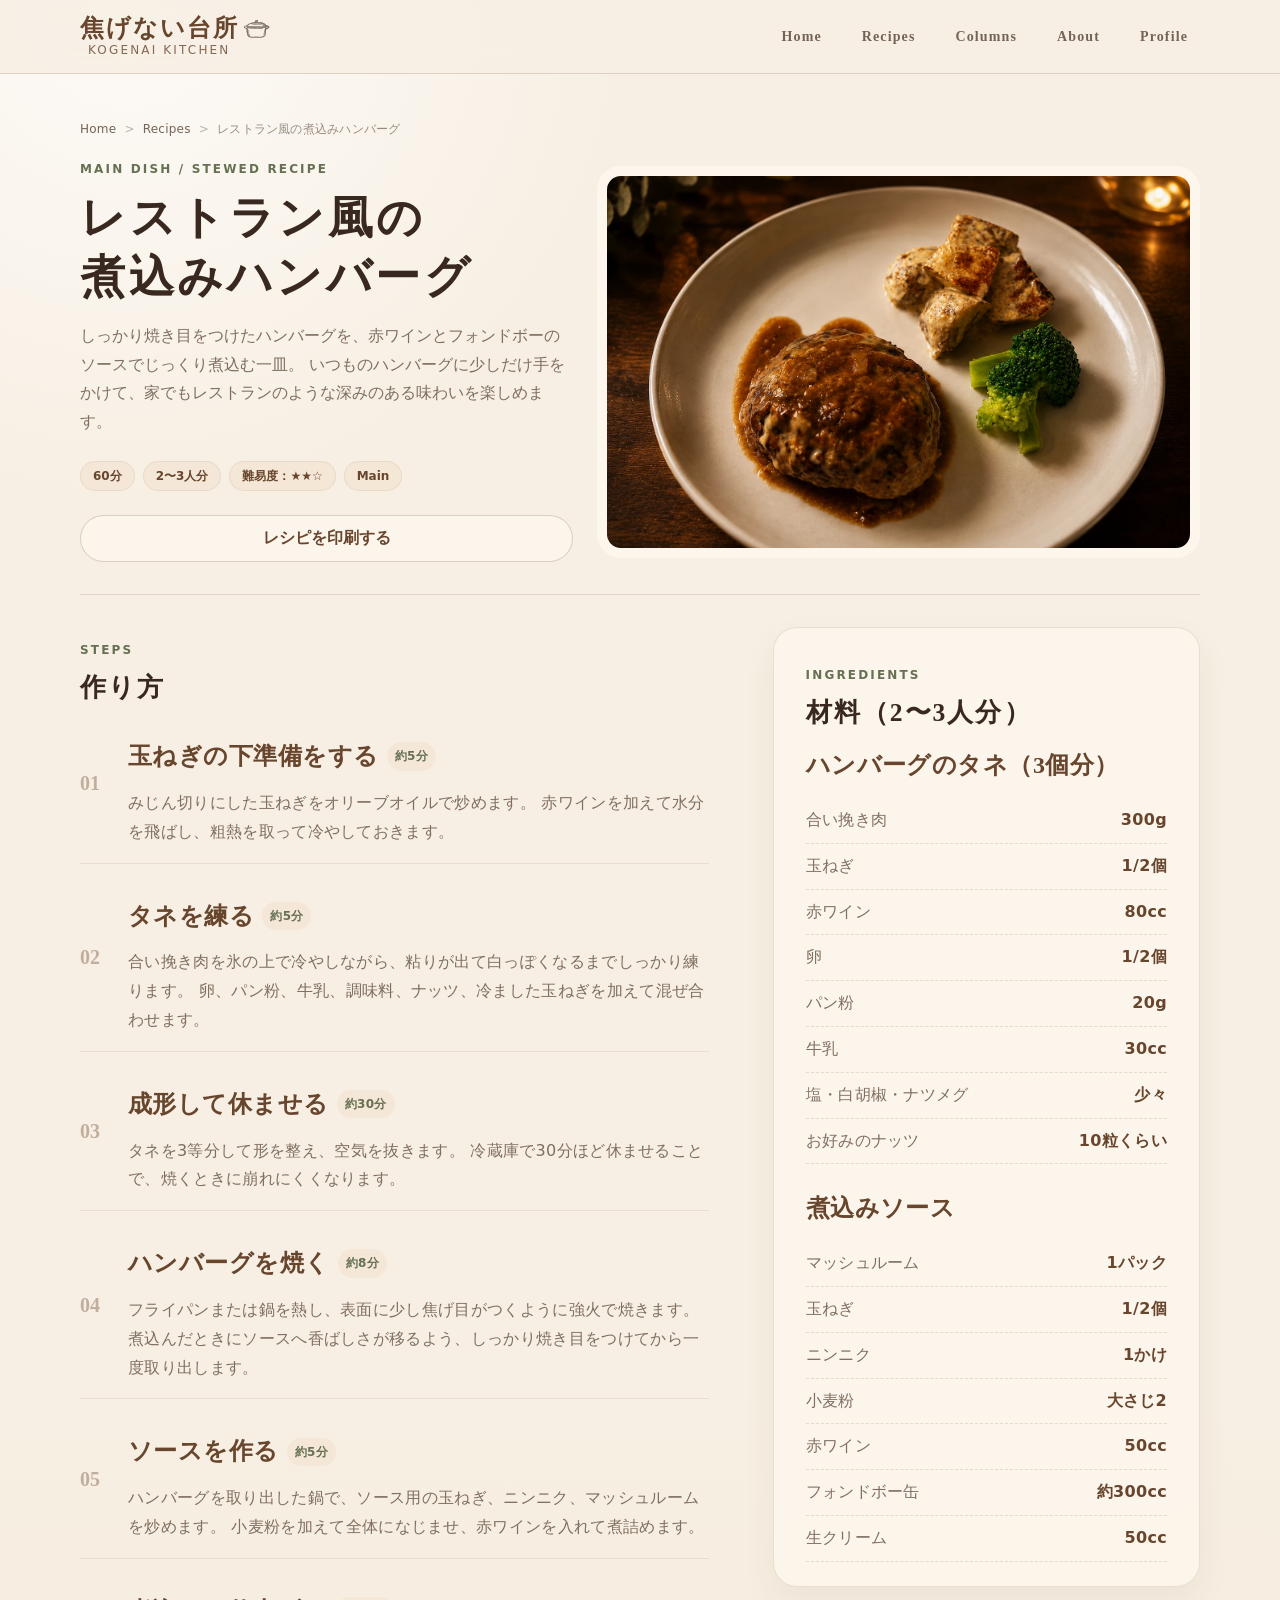
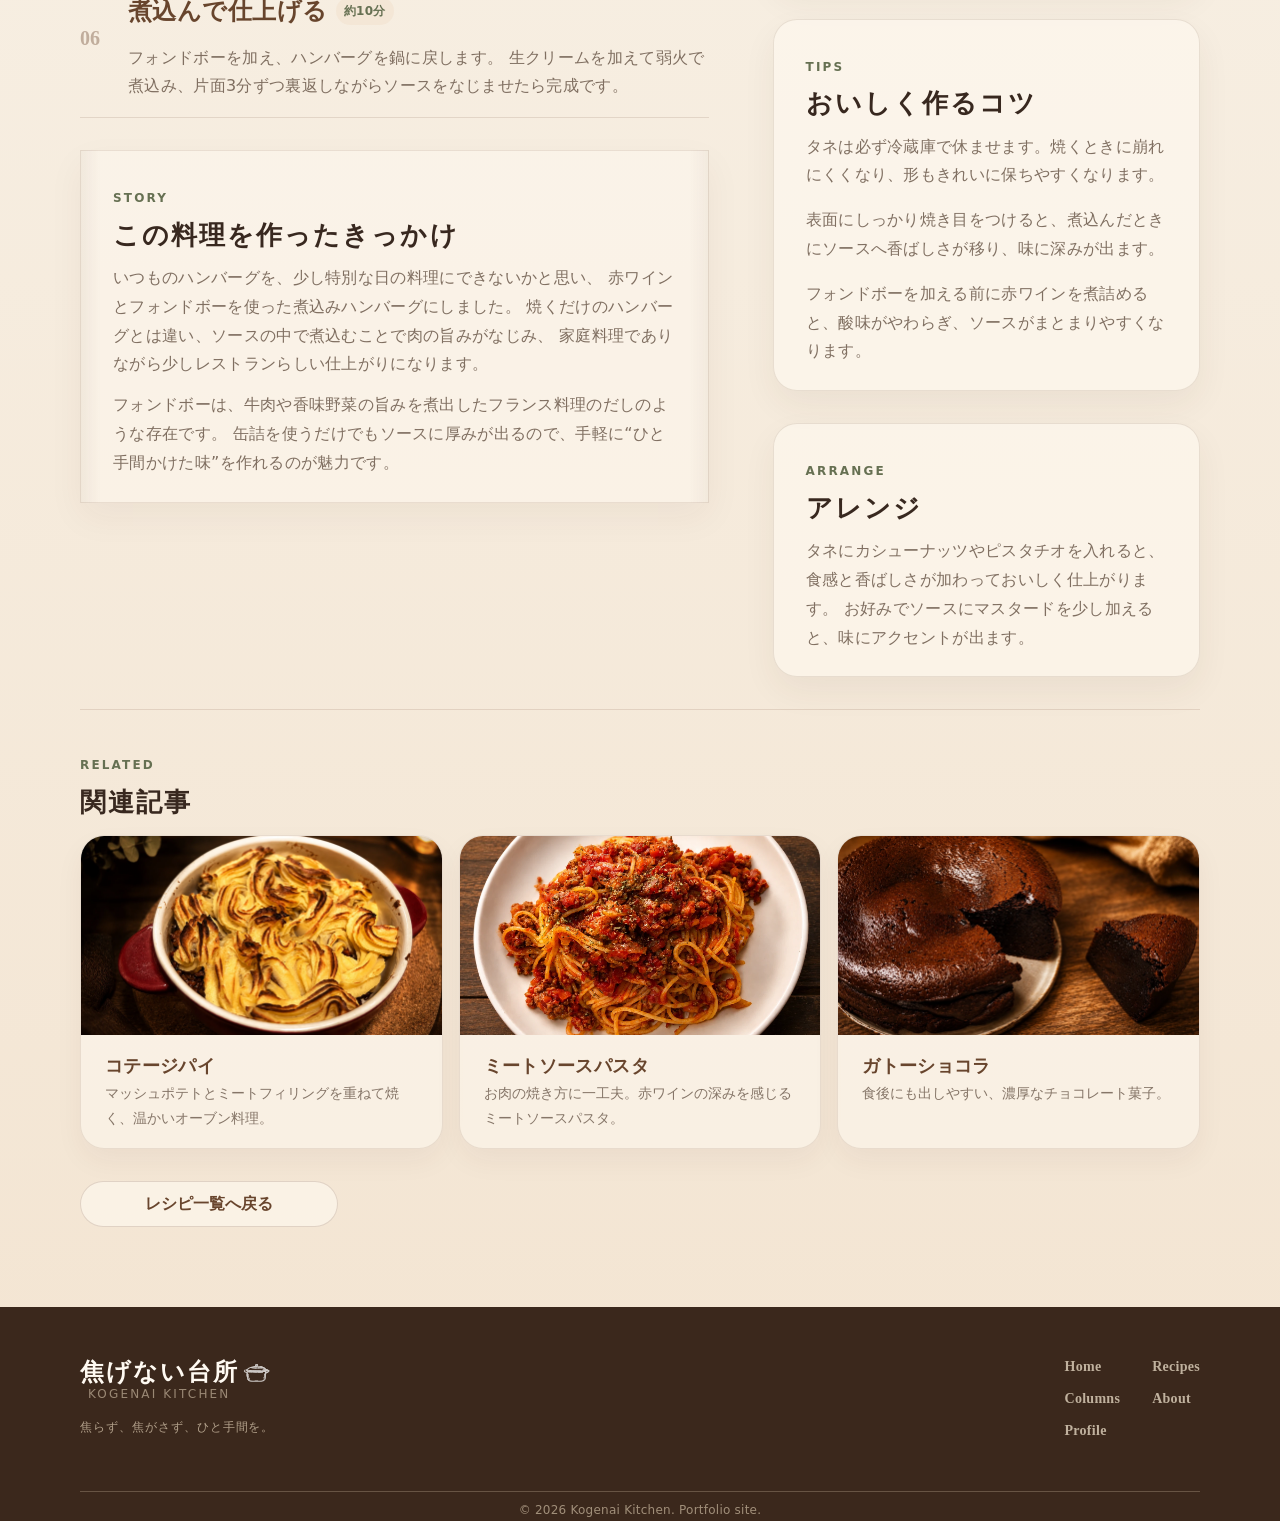
<file: recipes/recipe-hamburg.html>
<!DOCTYPE html>
<html lang="ja">

<head>
  <meta charset="UTF-8">
  <meta name="color-scheme" content="light">
  <meta name="viewport" content="width=device-width, initial-scale=1.0">
  <title>レストラン風の煮込みハンバーグ｜焦げない台所</title>
  <meta name="description" content="焼き目をつけたハンバーグを、赤ワインとフォンドボーのソースでじっくり煮込む、少し贅沢な煮込みハンバーグのレシピです。">

  <link rel="stylesheet" href="../css/common.css">
  <link rel="stylesheet" href="../css/recipe.css">
  <link rel="stylesheet" href="../css/print.css">
</head>

<body>
  <header class="site-header">
    <div class="site-header__inner">
      <a href="../index.html" class="site-logo" aria-label="焦げない台所 トップへ">
        <span class="site-logo__text">
          <span class="site-logo__main">
            焦げない台所
            <img src="../images/pot-icon.svg" alt="" class="site-logo__icon" aria-hidden="true">
          </span>
          <span class="site-logo__sub">Kogenai Kitchen</span>
        </span>
      </a>

      <button class="menu-toggle" type="button" aria-label="メニューを開く" aria-expanded="false" aria-controls="global-nav">
        <span></span>
        <span></span>
        <span></span>
      </button>

      <nav class="site-nav" aria-label="グローバルナビゲーション">
        <ul class="global-nav" id="global-nav">
          <li>
            <a href="../index.html" class="global-nav__link">Home</a>
          </li>
          <li>
            <a href="../recipes.html" class="global-nav__link">Recipes</a>
          </li>
          <li>
            <a href="../columns.html" class="global-nav__link">Columns</a>
          </li>
          <li>
            <a href="../index.html#about" class="global-nav__link">About</a>
          </li>
          <li>
            <a href="../index.html#profile" class="global-nav__link">Profile</a>
          </li>
        </ul>
      </nav>
    </div>
  </header>
  
  <main class="recipe-page">
    <nav class="breadcrumb" aria-label="パンくずリスト">
      <a href="../index.html">Home</a>
      <span><a href="../recipes.html">Recipes</a></span>
      <span>レストラン風の煮込みハンバーグ</span>
    </nav>

    <article class="recipe-article">
      <header class="recipe-hero">
        <div class="recipe-hero-copy">
          <p class="recipe-category">Main dish / Stewed recipe</p>

          <h1 class="recipe-title">
            レストラン風の<br>
            煮込みハンバーグ
          </h1>

          <p class="recipe-lead">
            しっかり焼き目をつけたハンバーグを、赤ワインとフォンドボーのソースでじっくり煮込む一皿。
            いつものハンバーグに少しだけ手をかけて、家でもレストランのような深みのある味わいを楽しめます。
          </p>

          <ul class="recipe-meta">
            <li>60分</li>
            <li>2〜3人分</li>
            <li>難易度：★★☆</li>
            <li>Main</li>
          </ul>

          <div class="print-button">
            <button type="button" class="js-print-button">レシピを印刷する</button>
          </div>
        </div>

        <figure class="recipe-photo">
          <img src="../images/hamburg.webp" alt="ソースで煮込んだレストラン風のハンバーグ">
        </figure>
      </header>

      <div class="recipe-layout">
        <div class="recipe-tabs" role="tablist" aria-label="レシピ情報の切り替え">
          <button type="button" class="recipe-tab is-active" data-tab="ingredients">材料</button>
          <button type="button" class="recipe-tab" data-tab="steps">作り方</button>
          <button type="button" class="recipe-tab" data-tab="tips">コツ</button>
          <button type="button" class="recipe-tab" data-tab="arrange">アレンジ</button>
        </div>

        <div class="recipe-content">
          <section class="steps recipe-panel" data-panel="steps">
            <p class="section-label">Steps</p>
            <h2>作り方</h2>

            <ol>
              <li>
                <span class="step-number">01</span>
                <div>
                  <h3>玉ねぎの下準備をする <span class="step-time">約5分</span></h3>
                  <p class="recipe-text">
                    みじん切りにした玉ねぎをオリーブオイルで炒めます。
                    赤ワインを加えて水分を飛ばし、粗熱を取って冷やしておきます。
                  </p>
                </div>
              </li>

              <li>
                <span class="step-number">02</span>
                <div>
                  <h3>タネを練る <span class="step-time">約5分</span></h3>
                  <p class="recipe-text">
                    合い挽き肉を氷の上で冷やしながら、粘りが出て白っぽくなるまでしっかり練ります。
                    卵、パン粉、牛乳、調味料、ナッツ、冷ました玉ねぎを加えて混ぜ合わせます。
                  </p>
                </div>
              </li>

              <li>
                <span class="step-number">03</span>
                <div>
                  <h3>成形して休ませる <span class="step-time">約30分</span></h3>
                  <p class="recipe-text">
                    タネを3等分して形を整え、空気を抜きます。
                    冷蔵庫で30分ほど休ませることで、焼くときに崩れにくくなります。
                  </p>
                </div>
              </li>

              <li>
                <span class="step-number">04</span>
                <div>
                  <h3>ハンバーグを焼く <span class="step-time">約8分</span></h3>
                  <p class="recipe-text">
                    フライパンまたは鍋を熱し、表面に少し焦げ目がつくように強火で焼きます。
                    煮込んだときにソースへ香ばしさが移るよう、しっかり焼き目をつけてから一度取り出します。
                  </p>
                </div>
              </li>

              <li>
                <span class="step-number">05</span>
                <div>
                  <h3>ソースを作る <span class="step-time">約5分</span></h3>
                  <p class="recipe-text">
                    ハンバーグを取り出した鍋で、ソース用の玉ねぎ、ニンニク、マッシュルームを炒めます。
                    小麦粉を加えて全体になじませ、赤ワインを入れて煮詰めます。
                  </p>
                </div>
              </li>

              <li>
                <span class="step-number">06</span>
                <div>
                  <h3>煮込んで仕上げる <span class="step-time">約10分</span></h3>
                  <p class="recipe-text">
                    フォンドボーを加え、ハンバーグを鍋に戻します。
                    生クリームを加えて弱火で煮込み、片面3分ずつ裏返しながらソースをなじませたら完成です。
                  </p>
                </div>
              </li>
            </ol>
          </section>

          <section class="recipe-story">
            <p class="section-label">Story</p>
            <h2>この料理を作ったきっかけ</h2>

            <p class="recipe-text">
              いつものハンバーグを、少し特別な日の料理にできないかと思い、
              赤ワインとフォンドボーを使った煮込みハンバーグにしました。
              焼くだけのハンバーグとは違い、ソースの中で煮込むことで肉の旨みがなじみ、
              家庭料理でありながら少しレストランらしい仕上がりになります。
            </p>

            <p class="recipe-text">
              フォンドボーは、牛肉や香味野菜の旨みを煮出したフランス料理のだしのような存在です。
              缶詰を使うだけでもソースに厚みが出るので、手軽に“ひと手間かけた味”を作れるのが魅力です。
            </p>
          </section>
        </div>

        <aside class="recipe-sidebar">
          <section class="ingredients recipe-panel is-active" data-panel="ingredients">
            <p class="section-label">Ingredients</p>
            <h2>材料（2〜3人分）</h2>

            <div class="ingredient-group">
              <h3>ハンバーグのタネ（3個分）</h3>
              <ul class="recipe-text">
                <li><span>合い挽き肉</span><span>300g</span></li>
                <li><span>玉ねぎ</span><span>1/2個</span></li>
                <li><span>赤ワイン</span><span>80cc</span></li>
                <li><span>卵</span><span>1/2個</span></li>
                <li><span>パン粉</span><span>20g</span></li>
                <li><span>牛乳</span><span>30cc</span></li>
                <li><span>塩・白胡椒・ナツメグ</span><span>少々</span></li>
                <li><span>お好みのナッツ</span><span>10粒くらい</span></li>
              </ul>
            </div>

            <div class="ingredient-group">
              <h3>煮込みソース</h3>
              <ul class="recipe-text">
                <li><span>マッシュルーム</span><span>1パック</span></li>
                <li><span>玉ねぎ</span><span>1/2個</span></li>
                <li><span>ニンニク</span><span>1かけ</span></li>
                <li><span>小麦粉</span><span>大さじ2</span></li>
                <li><span>赤ワイン</span><span>50cc</span></li>
                <li><span>フォンドボー缶</span><span>約300cc</span></li>
                <li><span>生クリーム</span><span>50cc</span></li>
              </ul>
            </div>
          </section>

          <section class="note-card recipe-panel tips-card" data-panel="tips">
            <p class="section-label">Tips</p>
            <h2>おいしく作るコツ</h2>

            <ul class="recipe-text">
              <li>タネは必ず冷蔵庫で休ませます。焼くときに崩れにくくなり、形もきれいに保ちやすくなります。</li>
              <li>表面にしっかり焼き目をつけると、煮込んだときにソースへ香ばしさが移り、味に深みが出ます。</li>
              <li>フォンドボーを加える前に赤ワインを煮詰めると、酸味がやわらぎ、ソースがまとまりやすくなります。</li>
            </ul>
          </section>

          <section class="note-card recipe-panel arrange-card" data-panel="arrange">
            <p class="section-label">Arrange</p>
            <h2>アレンジ</h2>

            <p class="recipe-text">
              タネにカシューナッツやピスタチオを入れると、食感と香ばしさが加わっておいしく仕上がります。
              お好みでソースにマスタードを少し加えると、味にアクセントが出ます。
            </p>
          </section>
        </aside>
      </div>

      <section class="related">
        <p class="section-label">Related</p>
        <h2>関連記事</h2>

        <div class="related-list">
          <article class="related-card">
            <a href="recipe-cottage-pie.html" class="related-card-cover" aria-label="こんがりポテトのコテージパイのレシピを見る"></a>

            <img src="../images/cottage-pie.webp" alt="コテージパイ">

            <div>
              <h3>コテージパイ</h3>
              <p>マッシュポテトとミートフィリングを重ねて焼く、温かいオーブン料理。</p>
            </div>
          </article>

          <article class="related-card">
            <a href="recipe-meat-sauce-pasta.html" class="related-card-cover" aria-label="自家製ミートソースパスタのレシピを見る"></a>

            <img src="../images/meat-sauce-pasta.webp" alt="自家製ミートソースパスタ">

            <div>
              <h3>ミートソースパスタ</h3>
              <p>お肉の焼き方に一工夫。赤ワインの深みを感じるミートソースパスタ。</p>
            </div>
          </article>

          <article class="related-card">
            <a href="recipe-gateau-chocolat.html" class="related-card-cover" aria-label="ガトーショコラのレシピを見る"></a>

            <img src="../images/gateau-chocolat.webp" alt="ガトーショコラ">

            <div>
              <h3>ガトーショコラ</h3>
              <p>食後にも出しやすい、濃厚なチョコレート菓子。</p>
            </div>
          </article>
        </div>
      </section>

      <div class="back-link">
        <a href="../recipes.html">レシピ一覧へ戻る</a>
      </div>
    </article>
  </main>

  <footer class="site-footer">
    <div class="site-footer__inner">
      <div class="site-footer__brand">
        <a href="../index.html" class="site-logo">
          <span class="site-logo__text">
            <span class="site-logo__main">
              焦げない台所
              <img src="../images/pot-icon.svg" alt="" class="site-logo__icon" aria-hidden="true">
            </span>
            <span class="site-logo__sub">Kogenai Kitchen</span>
          </span>
        </a>

        <p class="site-footer__copy">焦らず、焦がさず、ひと手間を。</p>
      </div>

      <nav class="site-footer__nav" aria-label="フッターナビゲーション">
        <a href="../index.html">Home</a>
        <a href="../recipes.html">Recipes</a>
        <a href="../columns.html">Columns</a>
        <a href="../index.html#about">About</a>
        <a href="../index.html#profile">Profile</a>
      </nav>

      <small>© 2026 Kogenai Kitchen. Portfolio site.</small>
    </div>
  </footer>

  <script src="../js/main.js"></script>
</body>

</html>
</file>
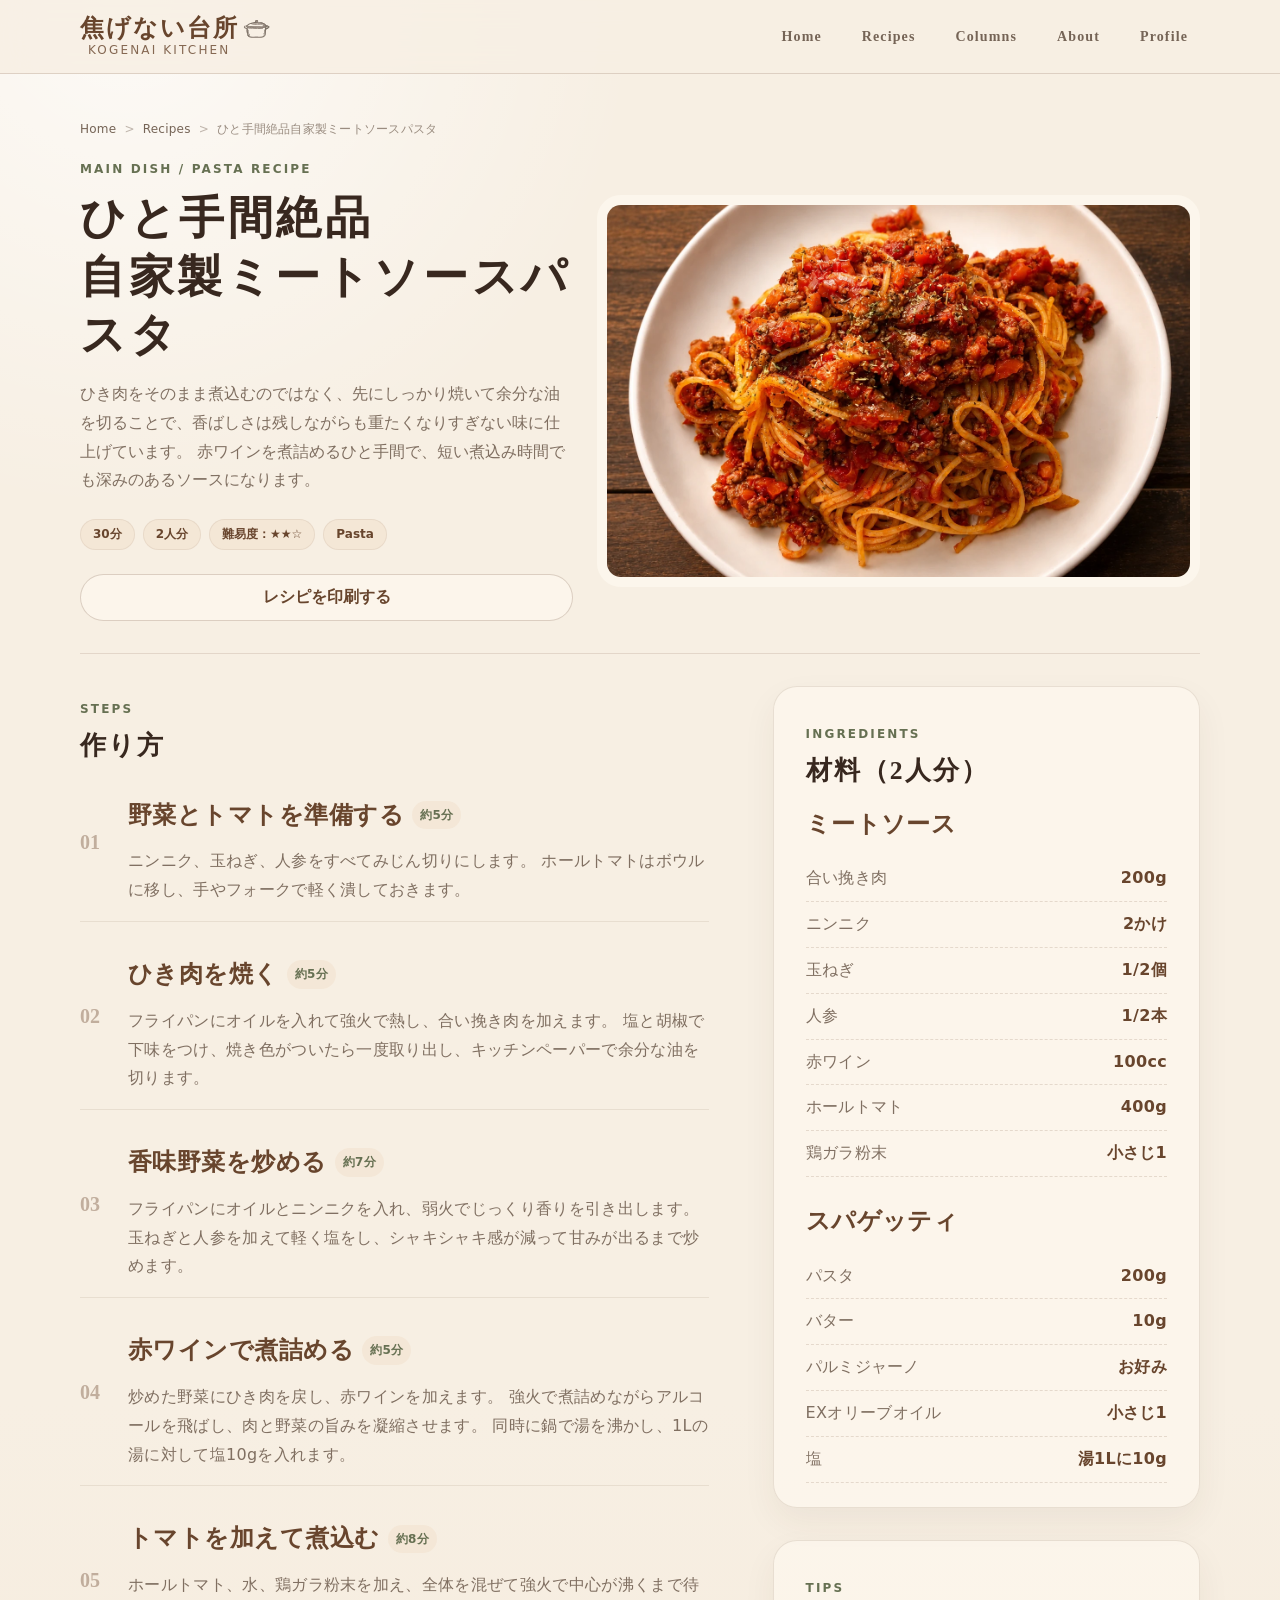
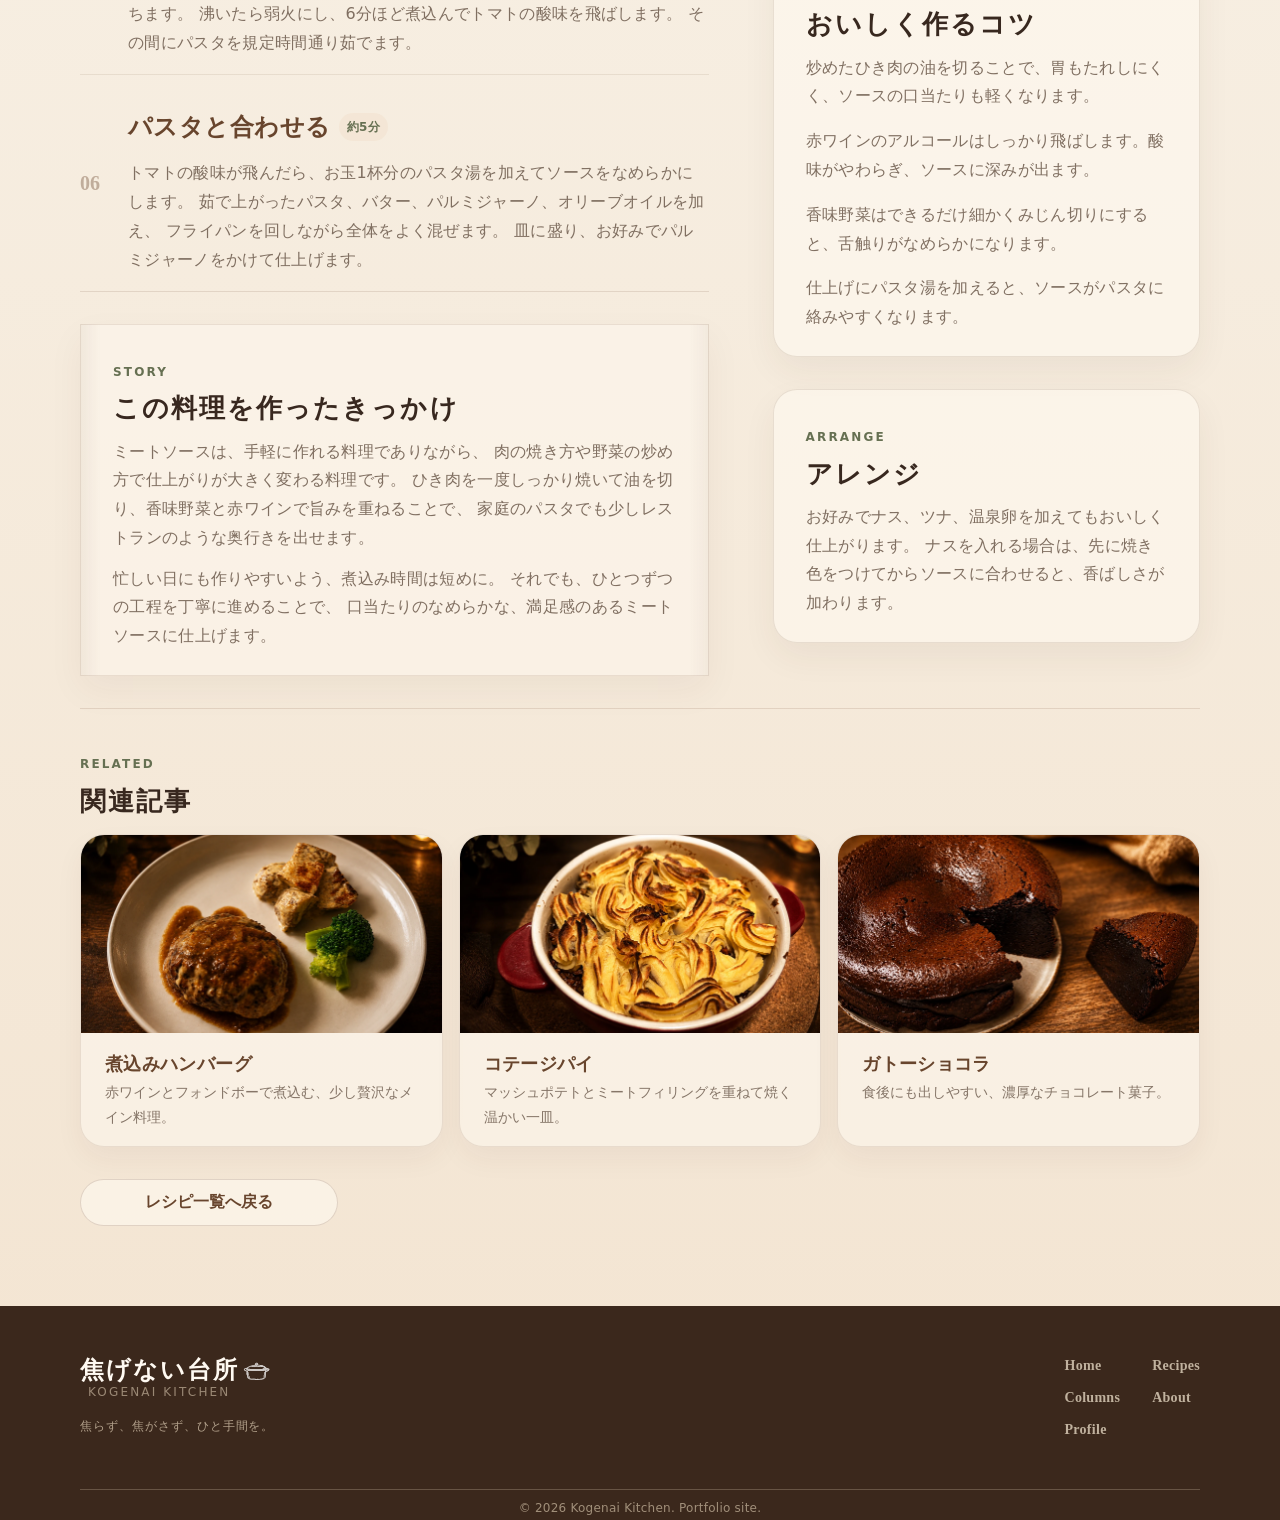
<file: recipes/recipe-meat-sauce-pasta.html>
<!DOCTYPE html>
<html lang="ja">

<head>
  <meta charset="UTF-8">
  <meta name="color-scheme" content="light">
  <meta name="viewport" content="width=device-width, initial-scale=1.0">
  <title>ひと手間絶品 自家製ミートソースパスタ｜焦げない台所</title>
  <meta name="description" content="合い挽き肉と香味野菜を赤ワインで煮詰め、ホールトマトで仕上げる自家製ミートソースパスタのレシピです。">

  <link rel="stylesheet" href="../css/common.css">
  <link rel="stylesheet" href="../css/recipe.css">
  <link rel="stylesheet" href="../css/print.css">
</head>

<body>
  <header class="site-header">
    <div class="site-header__inner">
      <a href="../index.html" class="site-logo" aria-label="焦げない台所 トップへ">
        <span class="site-logo__text">
          <span class="site-logo__main">
            焦げない台所
            <img src="../images/pot-icon.svg" alt="" class="site-logo__icon" aria-hidden="true">
          </span>
          <span class="site-logo__sub">Kogenai Kitchen</span>
        </span>
      </a>

      <button class="menu-toggle" type="button" aria-label="メニューを開く" aria-expanded="false" aria-controls="global-nav">
        <span></span>
        <span></span>
        <span></span>
      </button>

      <nav class="site-nav" aria-label="グローバルナビゲーション">
        <ul class="global-nav" id="global-nav">
          <li>
            <a href="../index.html" class="global-nav__link">Home</a>
          </li>
          <li>
            <a href="../recipes.html" class="global-nav__link">Recipes</a>
          </li>
          <li>
            <a href="../columns.html" class="global-nav__link">Columns</a>
          </li>
          <li>
            <a href="../index.html#about" class="global-nav__link">About</a>
          </li>
          <li>
            <a href="../index.html#profile" class="global-nav__link">Profile</a>
          </li>
        </ul>
      </nav>
    </div>
  </header>

  <main class="recipe-page">
    <nav class="breadcrumb" aria-label="パンくずリスト">
      <a href="../index.html">Home</a>
      <span><a href="../recipes.html">Recipes</a></span>
      <span>ひと手間絶品自家製ミートソースパスタ</span>
    </nav>

    <article class="recipe-article">
      <header class="recipe-hero">
        <div class="recipe-hero-copy">
          <p class="recipe-category">Main dish / Pasta recipe</p>

          <h1 class="recipe-title">
            ひと手間絶品<br>
            自家製ミートソースパスタ
          </h1>

          <p class="recipe-lead">
            ひき肉をそのまま煮込むのではなく、先にしっかり焼いて余分な油を切ることで、香ばしさは残しながらも重たくなりすぎない味に仕上げています。
            赤ワインを煮詰めるひと手間で、短い煮込み時間でも深みのあるソースになります。
          </p>

          <ul class="recipe-meta">
            <li>30分</li>
            <li>2人分</li>
            <li>難易度：★★☆</li>
            <li>Pasta</li>
          </ul>

          <div class="print-button">
            <button type="button" class="js-print-button">レシピを印刷する</button>
          </div>
        </div>

        <figure class="recipe-photo">
          <img src="../images/meat-sauce-pasta.webp" alt="自家製ミートソースパスタ">
        </figure>
      </header>

      <div class="recipe-layout">
        <div class="recipe-tabs" role="tablist" aria-label="レシピ情報の切り替え">
          <button type="button" class="recipe-tab is-active" data-tab="ingredients">材料</button>
          <button type="button" class="recipe-tab" data-tab="steps">作り方</button>
          <button type="button" class="recipe-tab" data-tab="tips">コツ</button>
          <button type="button" class="recipe-tab" data-tab="arrange">アレンジ</button>
        </div>

        <div class="recipe-content">
          <section class="steps recipe-panel" data-panel="steps">
            <p class="section-label">Steps</p>
            <h2>作り方</h2>

            <ol>
              <li>
                <span class="step-number">01</span>
                <div>
                  <h3>野菜とトマトを準備する <span class="step-time">約5分</span></h3>
                  <p class="recipe-text">
                    ニンニク、玉ねぎ、人参をすべてみじん切りにします。
                    ホールトマトはボウルに移し、手やフォークで軽く潰しておきます。
                  </p>
                </div>
              </li>

              <li>
                <span class="step-number">02</span>
                <div>
                  <h3>ひき肉を焼く <span class="step-time">約5分</span></h3>
                  <p class="recipe-text">
                    フライパンにオイルを入れて強火で熱し、合い挽き肉を加えます。
                    塩と胡椒で下味をつけ、焼き色がついたら一度取り出し、キッチンペーパーで余分な油を切ります。
                  </p>
                </div>
              </li>

              <li>
                <span class="step-number">03</span>
                <div>
                  <h3>香味野菜を炒める <span class="step-time">約7分</span></h3>
                  <p class="recipe-text">
                    フライパンにオイルとニンニクを入れ、弱火でじっくり香りを引き出します。
                    玉ねぎと人参を加えて軽く塩をし、シャキシャキ感が減って甘みが出るまで炒めます。
                  </p>
                </div>
              </li>

              <li>
                <span class="step-number">04</span>
                <div>
                  <h3>赤ワインで煮詰める <span class="step-time">約5分</span></h3>
                  <p class="recipe-text">
                    炒めた野菜にひき肉を戻し、赤ワインを加えます。
                    強火で煮詰めながらアルコールを飛ばし、肉と野菜の旨みを凝縮させます。
                    同時に鍋で湯を沸かし、1Lの湯に対して塩10gを入れます。
                  </p>
                </div>
              </li>

              <li>
                <span class="step-number">05</span>
                <div>
                  <h3>トマトを加えて煮込む <span class="step-time">約8分</span></h3>
                  <p class="recipe-text">
                    ホールトマト、水、鶏ガラ粉末を加え、全体を混ぜて強火で中心が沸くまで待ちます。
                    沸いたら弱火にし、6分ほど煮込んでトマトの酸味を飛ばします。
                    その間にパスタを規定時間通り茹でます。
                  </p>
                </div>
              </li>

              <li>
                <span class="step-number">06</span>
                <div>
                  <h3>パスタと合わせる <span class="step-time">約5分</span></h3>
                  <p class="recipe-text">
                    トマトの酸味が飛んだら、お玉1杯分のパスタ湯を加えてソースをなめらかにします。
                    茹で上がったパスタ、バター、パルミジャーノ、オリーブオイルを加え、
                    フライパンを回しながら全体をよく混ぜます。
                    皿に盛り、お好みでパルミジャーノをかけて仕上げます。
                  </p>
                </div>
              </li>
            </ol>
          </section>

          <section class="recipe-story">
            <p class="section-label">Story</p>
            <h2>この料理を作ったきっかけ</h2>

            <p class="recipe-text">
              ミートソースは、手軽に作れる料理でありながら、
              肉の焼き方や野菜の炒め方で仕上がりが大きく変わる料理です。
              ひき肉を一度しっかり焼いて油を切り、香味野菜と赤ワインで旨みを重ねることで、
              家庭のパスタでも少しレストランのような奥行きを出せます。
            </p>

            <p class="recipe-text">
              忙しい日にも作りやすいよう、煮込み時間は短めに。
              それでも、ひとつずつの工程を丁寧に進めることで、
              口当たりのなめらかな、満足感のあるミートソースに仕上げます。
            </p>
          </section>
        </div>

        <aside class="recipe-sidebar">
          <section class="ingredients recipe-panel is-active" data-panel="ingredients">
            <p class="section-label">Ingredients</p>
            <h2>材料（2人分）</h2>

            <div class="ingredient-group">
              <h3>ミートソース</h3>
              <ul class="recipe-text">
                <li><span>合い挽き肉</span><span>200g</span></li>
                <li><span>ニンニク</span><span>2かけ</span></li>
                <li><span>玉ねぎ</span><span>1/2個</span></li>
                <li><span>人参</span><span>1/2本</span></li>
                <li><span>赤ワイン</span><span>100cc</span></li>
                <li><span>ホールトマト</span><span>400g</span></li>
                <li><span>鶏ガラ粉末</span><span>小さじ1</span></li>
              </ul>
            </div>

            <div class="ingredient-group">
              <h3>スパゲッティ</h3>
              <ul class="recipe-text">
                <li><span>パスタ</span><span>200g</span></li>
                <li><span>バター</span><span>10g</span></li>
                <li><span>パルミジャーノ</span><span>お好み</span></li>
                <li><span>EXオリーブオイル</span><span>小さじ1</span></li>
                <li><span>塩</span><span>湯1Lに10g</span></li>
              </ul>
            </div>
          </section>

          <section class="note-card recipe-panel tips-card" data-panel="tips">
            <p class="section-label">Tips</p>
            <h2>おいしく作るコツ</h2>

            <ul class="recipe-text">
              <li>炒めたひき肉の油を切ることで、胃もたれしにくく、ソースの口当たりも軽くなります。</li>
              <li>赤ワインのアルコールはしっかり飛ばします。酸味がやわらぎ、ソースに深みが出ます。</li>
              <li>香味野菜はできるだけ細かくみじん切りにすると、舌触りがなめらかになります。</li>
              <li>仕上げにパスタ湯を加えると、ソースがパスタに絡みやすくなります。</li>
            </ul>
          </section>

          <section class="note-card recipe-panel arrange-card" data-panel="arrange">
            <p class="section-label">Arrange</p>
            <h2>アレンジ</h2>

            <p class="recipe-text">
              お好みでナス、ツナ、温泉卵を加えてもおいしく仕上がります。
              ナスを入れる場合は、先に焼き色をつけてからソースに合わせると、香ばしさが加わります。
            </p>
          </section>
        </aside>
      </div>

      <section class="related">
        <p class="section-label">Related</p>
        <h2>関連記事</h2>

        <div class="related-list">
          <article class="related-card">
            <a href="recipe-hamburg.html" class="related-card-cover" aria-label="煮込みハンバーグのレシピを見る"></a>

            <img src="../images/hamburg.webp" alt="煮込みハンバーグ">

            <div>
              <h3>煮込みハンバーグ</h3>
              <p>赤ワインとフォンドボーで煮込む、少し贅沢なメイン料理。</p>
            </div>
          </article>

          <article class="related-card">
            <a href="recipe-cottage-pie.html" class="related-card-cover" aria-label="コテージパイのレシピを見る"></a>

            <img src="../images/cottage-pie.webp" alt="コテージパイ">

            <div>
              <h3>コテージパイ</h3>
              <p>マッシュポテトとミートフィリングを重ねて焼く温かい一皿。</p>
            </div>
          </article>

          <article class="related-card">
            <a href="recipe-gateau-chocolat.html" class="related-card-cover" aria-label="ガトーショコラのレシピを見る"></a>

            <img src="../images/gateau-chocolat.webp" alt="ガトーショコラ">

            <div>
              <h3>ガトーショコラ</h3>
              <p>食後にも出しやすい、濃厚なチョコレート菓子。</p>
            </div>
          </article>
        </div>
      </section>

      <div class="back-link">
        <a href="../recipes.html">レシピ一覧へ戻る</a>
      </div>
    </article>
  </main>

  <footer class="site-footer">
    <div class="site-footer__inner">
      <div class="site-footer__brand">
        <a href="../index.html" class="site-logo">
          <span class="site-logo__text">
            <span class="site-logo__main">
              焦げない台所
              <img src="../images/pot-icon.svg" alt="" class="site-logo__icon" aria-hidden="true">
            </span>
            <span class="site-logo__sub">Kogenai Kitchen</span>
          </span>
        </a>

        <p class="site-footer__copy">焦らず、焦がさず、ひと手間を。</p>
      </div>

      <nav class="site-footer__nav" aria-label="フッターナビゲーション">
        <a href="../index.html">Home</a>
        <a href="../recipes.html">Recipes</a>
        <a href="../columns.html">Columns</a>
        <a href="../index.html#about">About</a>
        <a href="../index.html#profile">Profile</a>
      </nav>

      <small>© 2026 Kogenai Kitchen. Portfolio site.</small>
    </div>
  </footer>

  <script src="../js/main.js"></script>
</body>

</html>
</file>
<file: css/common.css>
@charset "utf-8";

/* =========================
  Design Tokens
========================= */

:root {
    color-scheme: light only;

    /* Layout */
    --content-width: 1120px;
    --page-gutter: clamp(1rem, 4vw, 4rem);
    --scroll-offset: 6.5rem;

    /* Spacing */
    --space-2xs: 0.25rem;
    /* 4px */
    --space-xs: 0.5rem;
    /* 8px */
    --space-sm: 0.75rem;
    /* 12px */
    --space-md: 1rem;
    /* 16px */
    --space-lg: 1.5rem;
    /* 24px */
    --space-xl: 2rem;
    /* 32px */
    --space-2xl: 3rem;
    /* 48px */
    --space-3xl: 4rem;
    /* 64px */

    /* Typography */
    --font-serif: "Hiragino Mincho ProN", "Yu Mincho", "YuMincho", "Noto Serif JP", serif;
    --font-sans: system-ui, -apple-system, BlinkMacSystemFont, "Hiragino Sans", "Yu Gothic", "Noto Sans JP", sans-serif;

    /* Font Size */
    --text-xs: 0.75rem;
    /* 12px */
    --text-sm: 0.875rem;
    /* 14px */
    --text-base: 1rem;
    /* 16px */
    --text-lg: 1.125rem;
    /* 18px */
    --text-xl: 1.25rem;
    /* 20px */
    --text-2xl: 1.5rem;
    /* 24px */
    --text-3xl: 1.875rem;
    /* 30px */
    --text-4xl: 2.25rem;
    /* 36px */
    --text-hero: clamp(2rem, 4.5vw, 2.8rem);

    /* Line Height */
    --leading-tight: 1.3;
    --leading-normal: 1.7;
    --leading-relaxed: 1.8;

    /* Letter Spacing */
    --tracking-normal: 0.02em;
    --tracking-wide: 0.08em;
    --tracking-label: 0.18em;

    /* Colors */
    --bg: #f7efe3;
    --bg-deep: #f3e4d1;
    --bg-glow: rgba(255, 255, 255, 0.72);
    --paper: #fffaf2;
    --text: #38281f;
    --muted: #756456;
    --main: #8b5e3c;
    --main-dark: #68452d;
    --accent: #9b4f36;
    --olive: #667052;
    --button-bg: #b77a3f;
    --button-bg-hover: rgba(133, 82, 35, 0.96);
    --line: color-mix(in srgb, var(--main-dark) 18%, transparent);

    /* Effects */
    --shadow: 0 24px 60px rgba(75, 48, 31, 0.14);
    --radius-sm: 2px;
    --radius-md: 8px;
    --radius-lg: 24px;
    --radius-pill: 999px;
}

/* =========================
  Base
========================= */

*,
*::before,
*::after {
    box-sizing: border-box;
}

html {
    scroll-behavior: smooth;
}

body {
    margin: 0;
    padding: 0;
    background:
        radial-gradient(circle at 10% 0%, var(--bg-glow), transparent 32rem),
        linear-gradient(180deg, var(--bg) 0%, var(--bg) 45%, var(--bg-deep) 100%);
    color: var(--text);
    font-family: var(--font-sans);
    line-height: var(--leading-relaxed);
}

.home-about,
.home-recipes,
.home-profile {
    scroll-margin-top: var(--scroll-offset);
}

/* =========================
  Focus States
========================= */

.site-logo:focus-visible,
.global-nav__link:focus-visible,
.menu-toggle:focus-visible,
.site-footer__nav a:focus-visible,
.button:focus-visible {
    outline: 2px solid var(--accent);
    outline-offset: 4px;
    border-radius: var(--radius-md);
}

.menu-toggle:focus-visible {
    border-radius: var(--radius-pill);
}

/* =========================
  Reset
========================= */

h1,
h2,
h3,
h4,
p,
ul,
ol,
figure,
blockquote {
    margin: 0;
    padding: 0;
}

.site-footer__nav {
    list-style: none;
}

img {
    display: block;
    max-width: 100%;
    height: auto;
}

button,
input,
textarea {
    font-family: inherit;
}

a {
    color: inherit;
}

/* =========================
  Typography
========================= */

h1,
h2,
h3 {
    color: var(--text);
    letter-spacing: var(--tracking-normal);
}

h2 {
    font-size: var(--text-2xl);
}

h3 {
    color: var(--main-dark);
    font-family: var(--font-serif);
}

.site-logo__main,
.global-nav__link {
    letter-spacing: var(--tracking-wide);
}

.section-label,
.site-logo__sub {
    letter-spacing: var(--tracking-label);
}

.section-label {
    color: var(--olive);
    font-size: var(--text-xs);
    font-weight: 700;
    line-height: var(--leading-tight);
    letter-spacing: var(--tracking-label);
    text-transform: uppercase;
}

/* =========================
  Layout
========================= */

.container,
.site-header__inner,
.site-footer__inner,
.home-profile__inner {
    width: min(100%, calc(var(--content-width) + var(--page-gutter) * 2));
    margin-inline: auto;
    padding-inline: var(--page-gutter);
}

/* =========================
  Media
========================= */

figure img {
    width: 100%;
    height: auto;
    object-fit: cover;
}

/* =========================
  Header
========================= */

.site-header {
    position: sticky;
    top: 0;
    z-index: 100;
    background: color-mix(in srgb, var(--bg) 86%, transparent);
    border-bottom: 1px solid var(--line);
    backdrop-filter: blur(16px);
    -webkit-backdrop-filter: blur(16px);
}

.site-header__inner {
    display: flex;
    justify-content: space-between;
    padding-block: var(--space-md);
}

.site-logo {
    display: inline-flex;
    align-items: center;
    gap: var(--space-2xs);
    width: max-content;
    color: var(--main-dark);
    line-height: 1.1;
    text-decoration: none; 
}

.site-logo__text {
    display: flex;
    flex-direction: column;
    align-items: flex-start;
    gap: var(--space-2xs);
}

.site-logo__main {
    display: flex;
    align-items: flex-end;
    gap: var(--space-2xs);
    color: var(--main-dark);
    font-family: var(--font-serif);
    font-size: var(--text-2xl);
    font-weight: 600;
    line-height: 1;
}

.site-logo__sub {
    font-family: var(--font-sans);
    font-size: var(--text-xs);
    padding: 0 0 0 var(--space-xs);
    line-height: 1.1;
    opacity: .8;
    text-transform: uppercase;
}

.site-logo__icon {
    width: 1.7rem;
    height: auto;
    flex-shrink: 0;
}

.site-nav {
    display: flex;
    align-items: center;
}

.global-nav {
    display: flex;
    align-items: center;
    gap: var(--space-md);
    margin: 0;
    padding: 0;
    list-style: none;
}

.global-nav__link {
    display: inline-flex;
    align-items: center;
    justify-content: center;
    padding: var(--space-2xs) var(--space-sm);
    color: var(--muted);
    font-family: var(--font-serif);
    font-size: var(--text-sm);
    font-weight: 600;
    line-height: var(--leading-tight);
    text-decoration: none;
    transition:
        background 0.2s ease,
        color 0.2s ease,
        opacity 0.2s ease;
}

.global-nav__link:hover,
.global-nav__link:active {
    color: var(--main-dark);
    opacity: 0.72;
}

/* =========================
  Hamburger Menu
========================= */

.menu-toggle {
    --menu-size: 44px;
    --menu-line-width: 18px;

    display: none;
    width: var(--menu-size);
    height: var(--menu-size);
    margin: 0;
    padding: 0;
    background: color-mix(in srgb, var(--paper) 65%, transparent);
    border: 1px solid var(--line);
    border-radius: var(--radius-pill);
    cursor: pointer;
    appearance: none;
    -webkit-appearance: none;
    -webkit-tap-highlight-color: transparent;
}

.menu-toggle span {
    display: block;
    width: var(--menu-line-width);
    height: 1px;
    margin: 5px auto;
    background: var(--main-dark);
    transition:
        transform 0.2s ease,
        opacity 0.2s ease;
    pointer-events: none;
}

.menu-toggle.is-open span:nth-child(1) {
    transform: translateY(6px) rotate(45deg);
}

.menu-toggle.is-open span:nth-child(2) {
    opacity: 0;
}

.menu-toggle.is-open span:nth-child(3) {
    transform: translateY(-6px) rotate(-45deg);
}

/* =========================
  Footer
========================= */

.site-footer {
    --footer-bg: #3b281c;
    --footer-text: var(--paper);
    --footer-muted: rgba(216, 199, 173, 0.76);
    --footer-link: rgba(230, 216, 195, 0.78);
    --footer-line: rgba(216, 199, 173, 0.28);

    padding-block-start: var(--space-2xl);
    background: var(--footer-bg);
    color: var(--footer-text);
}

.site-footer__inner {
    display: grid;
    grid-template-columns: minmax(0, 1fr) max-content;
    gap: var(--space-xl);
    align-items: start;
}

.site-footer__brand {
    display: grid;
    gap: var(--space-md);
    align-self: center;
}

.site-footer .site-logo__main {
    color: var(--footer-text);
}

.site-footer .site-logo__sub {
    color: var(--footer-muted);
}

.site-footer .site-logo__icon {
    opacity: 0.75;
    filter: brightness(0) invert(1);
}

.site-footer__copy {
    margin: 0;
    color: var(--footer-muted);
    font-family: var(--font-serif);
    font-size: var(--text-xs);
    line-height: var(--leading-relaxed);
    letter-spacing: var(--tracking-wide);
}

.site-footer__nav {
    display: grid;
    grid-template-columns: repeat(2, max-content);
    gap: var(--space-xs) var(--space-xl);
    justify-content: end;
}

.site-footer__nav a {
    color: var(--footer-link);
    font-family: var(--font-serif);
    font-size: var(--text-sm);
    font-weight: 700;
    line-height: var(--leading-normal);
    letter-spacing: var(--tracking-normal);
    text-decoration: none;
    transition: color 0.2s ease;
}

.site-footer__nav a:hover {
    color: var(--footer-text);
}

.site-footer small {
    grid-column: 1 / -1;
    margin-top: var(--space-md);
    padding-top: var(--space-xs);
    color: color-mix(in srgb, var(--footer-muted) 85%, transparent);
    border-top: 1px solid var(--footer-line);
    font-size: var(--text-xs);
    letter-spacing: var(--tracking-normal);
    text-align: center;
}

/* =========================
Recipes list page
========================= */

.recipe-card {
    position: relative;
    overflow: hidden;
    background: color-mix(in srgb, var(--paper) 72%, transparent);
    border: 1px solid color-mix(in srgb, var(--main-dark) 14%, transparent);
    border-radius: var(--radius-lg);
    box-shadow: 0 18px 42px rgba(75, 48, 31, 0.08);
    transition:
        transform 0.25s ease,
        box-shadow 0.25s ease,
        border-color 0.25s ease;
}

.recipe-card:hover {
    transform: translateY(-5px);
    border-color: rgba(104, 69, 45, 0.22);
    box-shadow: 0 24px 56px rgba(75, 48, 31, 0.13);
}

.recipe-card img {
    width: 100%;
    aspect-ratio: 4 / 3;
    object-fit: cover;
    transition: transform 0.35s ease;
}

.recipe-card:hover img {
    transform: scale(1.035);
}

.recipe-card__body {
    padding: var(--space-md) var(--space-lg) var(--space-lg);
    line-height: var(--leading-normal);
}

.recipe-card__tag {
    display: inline-flex;
    align-items: center;
    padding: var(--space-2xs) var(--space-xs);
    color: var(--paper);
    background: var(--olive);
    border-radius: var(--radius-pill);
    font-size: 0.62rem;
    font-weight: 700;
    line-height: var(--leading-tight);
    letter-spacing: var(--tracking-wide);
}

.recipe-card__tag+h3 {
    margin-top: var(--space-xs);
}

.recipe-card__body h3+p {
    margin-top: var(--space-xs);
}

.recipe-card__body p {
    color: var(--muted);
    font-size: var(--text-sm);
    line-height: var(--leading-normal);
}

.recipe-card__meta {
    display: flex;
    flex-wrap: wrap;
    gap: var(--space-sm);
    margin-top: var(--space-sm);
}

.recipe-card__meta span {
    display: inline-flex;
    align-items: center;
    padding: 0.24rem 0.58rem;
    color: var(--main-dark);
    background: var(--bg-deep);
    border-radius: var(--radius-pill);
    font-size: var(--text-xs);
    font-weight: 600;
    line-height: 1.4;
}

.recipe-card__link {
    display: block;
    color: inherit;
    text-decoration: none;
}

/* =========================
  Responsive
========================= */

@media (max-width: 780px) {
    .site-header__inner {
        padding-block: var(--space-sm);
    }

    .site-logo__text {
        gap: 0.15rem;
    }

    .site-logo__icon {
        width: 1.6rem;
        /* transform: translateY(-0.1rem); */
    }

    .menu-toggle {
        display: block;
    }

    .site-nav {
        position: absolute;
        top: 100%;
        right: 0;
        left: 0;
        z-index: 90;
        width: 100%;
    }

    .global-nav {
        flex-direction: column;
        align-items: stretch;
        gap: var(--space-md);
        width: 100%;
        max-height: 0;
        overflow: hidden;
        background: color-mix(in srgb, var(--paper) 98%, transparent);
        border-top: 1px solid var(--line);
        border-bottom: 1px solid var(--line);
        box-shadow: 0 18px 36px rgba(75, 48, 31, 0.08);
        opacity: 0;
        transform: translateY(-8px);
        pointer-events: none;
        transition:
            max-height 0.35s ease,
            opacity 0.25s ease,
            transform 0.25s ease,
            padding 0.25s ease;
    }

    .global-nav.is-open {
        max-height: 420px;
        padding-block: var(--space-lg);
        opacity: 1;
        transform: translateY(0);
        pointer-events: auto;
    }

    .global-nav__link {
        width: 100%;
        min-height: 44px;
        padding: var(--space-sm) var(--space-md);
        font-size: var(--text-lg);
    }

    .global-nav__link:hover,
    .global-nav__link:active {
        background: var(--bg-deep);
    }

    .site-footer {
        padding-block: var(--space-2xl) var(--space-lg);
    }

    .site-footer__inner {
        gap: var(--space-xl) var(--space-lg);
    }

    .site-footer__nav {
        grid-template-columns: 1fr;
        gap: var(--space-xs);
    }

    .site-footer small {
        margin-top: var(--space-sm);
    }

    .recipes-page .recipe-list {
        grid-template-columns: 1fr;
        gap: var(--space-md);
    }

    .recipe-card {
        border-radius: 18px;
    }

    .home-recipes .recipe-card__link {
        display: grid;
        grid-template-columns: 42% minmax(0, 1fr);
        align-items: stretch;
        min-height: 100%;
    }

    .recipe-card img {
        width: 100%;
        height: 100%;
        aspect-ratio: auto;
        object-fit: cover;
    }

    .recipe-card__body {
        display: flex;
        flex-direction: column;
        align-items: flex-start;
        justify-content: center;
        padding: var(--space-md);
    }

    .recipe-card__tag {
        font-size: 0.58rem;
    }

    .recipe-card__body h3 {
        font-size: var(--text-lg);
    }

    .recipe-card__body p {
        font-size: var(--text-xs);
        line-height: var(--leading-tight);
    }

    .recipe-card__meta {
        gap: var(--space-2xs);
        margin-top: var(--space-xs);
    }

    .recipe-card__meta span {
        padding: 0.18rem 0.45rem;
        font-size: 0.6rem;
    }
}
</file>
<file: css/top.css>
@charset "utf-8";

/* =========================
  Layout
========================= */

.home-hero,
.home-profile {
    position: relative;
    width: 100vw;
    margin-right: calc(50% - 50vw);
    margin-left: calc(50% - 50vw);
}

.home-about,
.home-recipes,
.home-pickup,
.home-profile {
    margin-top: calc(var(--space-3xl) + var(--space-xl));
}

/* =========================
  Section Text
========================= */

.section-header {
    display: flex;
    align-items: end;
    justify-content: space-between;
    gap: var(--space-lg);
}

.home-about h2,
.section-header h2,
.pickup-card h2,
.home-profile h2 {
    margin-top: var(--space-2xs);
    color: var(--main-dark);
    font-family: var(--font-serif);
    font-size: clamp(var(--text-2xl), 2.4vw, var(--text-3xl));
    font-weight: 700;
    line-height: var(--leading-tight);
    letter-spacing: var(--tracking-wide);
}

.home-profile .section-label,
.home-profile h2 {
    color: var(--paper);
}

.recipe-card h3,
.pickup-card h3 {
    color: var(--main-dark);
    font-family: var(--font-serif);
    font-size: clamp(var(--text-lg), 1.4vw, var(--text-xl));
    font-weight: 700;
    line-height: var(--leading-tight);
}

.home-about p:not(.section-label),
.home-profile__inner p:not(.section-label) {
    margin-top: var(--space-sm);
    color: var(--muted);
    font-size: var(--text-base);
    line-height: var(--leading-relaxed);
}

.home-profile__inner p:not(.section-label) {
    color: var(--bg-glow);
}

/* =========================
  Links
========================= */

.recipe-card__link,
.pickup-card__link {
    display: block;
    color: inherit;
    text-decoration: none;
}

/* =========================
  Home Hero
========================= */

.home-hero {
    display: flex;
    align-items: center;
    min-height: clamp(24rem, 38vw, 30rem);
    padding-inline: 0;
    overflow: hidden;
    color: var(--paper);
    font-family: var(--font-serif);
    background:
        linear-gradient(90deg,
            rgba(44, 31, 22, 0.72) 0%,
            rgba(44, 31, 22, 0.55) 28%,
            rgba(44, 31, 22, 0.18) 48%,
            rgba(44, 31, 22, 0) 72%),
        url("../images/cottage-pie-hiro.webp") center 40% / cover no-repeat;
}

.home-hero__copy {
    width: min(100%, calc(var(--content-width) + var(--page-gutter) * 2));
    margin-inline: auto;
    padding-inline: var(--page-gutter);
}

.home-hero h1 {
    position: relative;
    display: inline-block;
    margin-bottom: var(--space-lg);
    padding-bottom: var(--space-sm);
    color: inherit;
    font-size: var(--text-hero);
    font-weight: 500;
    line-height: var(--leading-tight);
    letter-spacing: var(--tracking-wide);
}

.home-hero h1::after {
    content: "";
    position: absolute;
    bottom: 0;
    left: 0;
    width: 20rem;
    height: 1px;
    background:
        linear-gradient(90deg,
            rgba(255, 250, 242, 0.28),
            rgba(255, 250, 242, 0.04));
}

.home-hero p {
    max-width: 36rem;
    margin-bottom: var(--space-xl);
    color: rgba(255, 250, 242, 0.92);
    font-size: clamp(var(--text-base), 1.2vw, var(--text-lg));
    line-height: var(--leading-relaxed);
}

.home-hero__stamp {
    position: absolute;
    top: 80%;
    right: calc(max(var(--page-gutter), calc((100vw - var(--content-width)) / 2)) - var(--space-xl));
    width: clamp(10rem, 13vw, 18rem);
    opacity: 0.9;
    transform: translateY(-50%);
    pointer-events: none;
}

/* =========================
  Buttons
========================= */

.button.button--primary {
    display: inline-flex;
    align-items: center;
    justify-content: center;
    padding: var(--space-sm) var(--space-xl);
    color: var(--paper);
    background: var(--button-bg);
    border-radius: var(--radius-sm);
    font-family: var(--font-serif);
    font-size: clamp(var(--text-sm), 1vw, var(--text-base));
    font-weight: 700;
    letter-spacing: var(--tracking-wide);
    text-decoration: none;
}

.button.button--primary:hover {
    color: var(--paper);
    background: var(--button-bg-hover);
}

/* =========================
  About
========================= */

.home-about {
    display: grid;
    grid-template-columns: minmax(0, 1fr) 12rem;
    gap: var(--space-xl);
    align-items: center;
}

.home-about__image {
    justify-self: center;
}

.home-about__image img {
    width: 12rem;
    opacity: 0.65;
}

/* =========================
  Recipe Cards
========================= */

.recipe-list {
    display: grid;
    grid-template-columns: repeat(3, minmax(0, 1fr));
    gap: var(--space-lg);
    margin-top: var(--space-lg);
}

.home-recipes__more {
    display: flex;
    justify-content: center;
    margin-top: var(--space-xl);
}

/* =========================
  Feature / Recommend / Columns
========================= */

.home-pickup {
    display: grid;
    grid-template-columns: minmax(0, 1.05fr) minmax(320px, 0.95fr);
    gap: var(--space-lg);
}

.pickup-card {
    padding: var(--space-lg);
    background: color-mix(in srgb, var(--paper) 58%, transparent);
    border: 1px solid rgba(104, 69, 45, 0.13);
    border-radius: var(--radius-lg);
    box-shadow: 0 14px 32px rgba(75, 48, 31, 0.05);
}

.pickup-card:first-child {
    transition:
        transform 0.25s ease,
        box-shadow 0.25s ease,
        background 0.25s ease,
        border-color 0.25s ease;
}

.pickup-card:first-child:hover {
    transform: translateY(-3px);
    background: color-mix(in srgb, var(--paper) 72%, transparent);
    border-color: rgba(104, 69, 45, 0.2);
    box-shadow: 0 18px 40px rgba(75, 48, 31, 0.1);
}

.pickup-card__header {
    display: flex;
    align-items: center;
    justify-content: space-between;
    gap: var(--space-lg);
    margin-bottom: var(--space-xl);
}

.pickup-card__content {
    display: grid;
    grid-template-columns: 42% minmax(0, 1fr);
    gap: var(--space-lg);
    align-items: center;
    margin-top: var(--space-md);
}

.pickup-card__content img {
    width: 100%;
    aspect-ratio: 1 / 1;
    object-fit: cover;
    border-radius: var(--radius-md);
}

.pickup-card__content h3+p {
    margin-top: var(--space-xs);
}

.pickup-card__content p {
    color: var(--muted);
    font-size: var(--text-sm);
    line-height: var(--leading-normal);
}

.pickup-card__content p+.text-link {
    margin-top: var(--space-sm);
}

.pickup-card__link .text-link {
    display: inline-flex;
    color: var(--main-dark);
    font-family: var(--font-serif);
    font-size: var(--text-sm);
    font-weight: 700;
    line-height: var(--leading-tight);
    letter-spacing: var(--tracking-wide);
    text-decoration: none;
}

.pickup-card__more {
    display: inline-flex;
    align-items: center;
    flex-shrink: 0;
    padding: var(--space-xs) var(--space-md);
    color: var(--main-dark);
    background: color-mix(in srgb, var(--bg-deep) 62%, transparent);
    border-radius: var(--radius-md);
    font: 700 var(--text-xs) / var(--leading-tight) var(--font-serif);
    letter-spacing: var(--tracking-wide);
    text-decoration: none;
    transition:
        color 0.2s ease,
        background 0.2s ease,
}

.pickup-card__more:hover {
    color: var(--main-dark);
    opacity: 0.72;
}

/* =========================
  Column List
========================= */

.column-mini-list {
    display: grid;
    gap: var(--space-sm);
    margin-top: var(--space-md);
}

.column-mini-list a {
    position: relative;
    z-index: 0;
    display: grid;
    grid-template-columns: 5rem minmax(0, 1fr);
    gap: var(--space-sm);
    align-items: center;
    color: var(--main-dark);
    text-decoration: none;
    transition:
        transform 0.2s ease,
        color 0.2s ease;
}

.column-mini-list a::before {
    content: "";
    position: absolute;
    inset: calc(var(--space-xs) * -1);
    z-index: -1;
    border-radius: var(--radius-md);
    transition: background 0.2s ease;
}

.column-mini-list a:hover::before {
    background: rgba(104, 69, 45, 0.14);
}

.column-mini-list img {
    width: 100%;
    aspect-ratio: 4 / 3;
    object-fit: cover;
    border-radius: var(--radius-md);
}

.column-mini-list span {
    font-family: var(--font-serif);
    line-height: var(--leading-tight);
}

/* =========================
  Creator
========================= */

.home-profile {
    padding-block: calc(var(--space-3xl) + var(--space-xs));
    color: var(--paper);
    background:
        linear-gradient(90deg,
            rgba(44, 31, 22, 0.48) 0%,
            rgba(44, 31, 22, 0.25) 32%,
            rgba(44, 31, 22, 0.04) 65%),
        url("../images/creator-bc.webp") 65% 70% / cover no-repeat;
}

/* =========================
  Responsive
========================= */

@media (max-width: 780px) {
    .home-hero {
        align-items: flex-end;
        padding-block: var(--space-2xl) var(--space-3xl);
        background:
            url("../images/cottage-pie-hiro-sp.webp") center / cover no-repeat;
    }

    .home-hero__copy {
        position: relative;
        z-index: 2;
    }

    .pc-br {
        display: none;
    }

    .home-hero h1 {
        margin-bottom: var(--space-md);
        padding-bottom: 0;
        font-size: clamp(2rem, 9vw, 2.2rem);
        line-height: 1.35;
    }

    .home-hero h1::after {
        display: none;
    }

    .home-hero h1 .sp-line {
        display: block;
    }

    .home-hero p {
        font-size: var(--text-sm);
    }

    .home-hero__stamp {
        display: none;
    }

    .home-about {
        grid-template-columns: 1fr;
    }

    .home-about__image {
        justify-self: end;
        margin-top: calc(var(--space-2xl) * -1);
    }

    .home-about__image img {
        width: clamp(8rem, 32vw, 11rem);
        opacity: 0.62;
    }

    .recipe-list {
        grid-template-columns: 1fr;
    }

    .home-pickup {
        grid-template-columns: 1fr;
    }

    .pickup-card__content {
        grid-template-columns: 44% minmax(0, 1fr);
        gap: var(--space-md);
        align-items: center;
        margin-top: var(--space-md);
    }

    .pickup-card__content img {
        width: 100%;
        height: 100%;
        aspect-ratio: auto;
        object-fit: cover;
        border-radius: var(--radius-md);
    }

    .pickup-card__content h3 {
        margin: 0 0 0.35rem;
        font-size: var(--text-lg);
        line-height: var(--leading-tight);
    }

    .pickup-card__content p {
        margin: 0 0 0.45rem;
        font-size: var(--text-sm);
        line-height: var(--leading-tight);
    }

    .pickup-card__content .text-link {
        font-size: var(--text-sm);
    }

    .home-profile__inner p:not(.section-label) {
        font-size: var(--text-sm);
        max-width: 16rem;
    }

    .columns-hero {
        display: grid;
        grid-template-columns: minmax(0, 1fr) 10rem;
        gap: 1rem;
        align-items: center;
    }

    .columns-subtitle {
        font-size: .77rem;
    }

    .columns-lead {
        margin-top: 1rem;
        font-size: .9rem;
        line-height: 1.8;
    }

    .columns-hero-illust {
        justify-content: flex-end;
        margin-top: -1.5rem;
    }

    .columns-hero-illust img {
        width: 10rem;
        opacity: .7;
    }

    .column-filter {
        gap: .6rem;
        margin-bottom: 1.4rem;
    }

    .column-filter button {
        padding: .34rem .78rem;
        font-size: .9rem;
    }

    .column-card {
        grid-template-columns: 34% minmax(0, 1fr);
        gap: .75rem;
        align-items: center;
        padding: .75rem;
        border-radius: var(--radius-md);
    }

    .column-card-featured {
        grid-template-columns: 1fr;
        gap: .8rem;
        padding: .9rem;
    }

    .column-card .column-thumb img {
        width: 100%;
        height: 6.8rem;
        aspect-ratio: 2 / 1;
        object-fit: cover;
    }

    .column-card-featured .column-thumb img {
        height: auto;
        aspect-ratio: 16 / 9;
    }

    .column-card h2 {
        font-size: 1.1rem;
    }

    .column-card p {
        display: none;
    }

    .column-card-footer {
        margin-top: .45rem;
    }

    .column-card-featured p,
    .column-card-featured .read-more {
        display: inline-flex;
    }
}
</file>
<file: css/columns.css>
@charset "utf-8";

/* =========================
  Columns list page
========================= */

.columns-page {
    width: min(100%, calc(var(--content-width) + var(--page-gutter) * 2));
    margin-inline: auto;
    padding-block: var(--space-2xl);
    padding-inline: var(--page-gutter);
}

.columns-hero {
    display: grid;
    grid-template-columns: minmax(0, 1fr) 10rem;
    gap: var(--space-xl);
    align-items: center;
    padding-bottom: var(--space-xl);
    border-bottom: 1px solid color-mix(in srgb, var(--main-dark) 10%, transparent);
}

.columns-hero-text {
    min-width: 0;
}

.columns-hero h1 {
    color: var(--main-dark);
    font-family: var(--font-serif);
    font-size: var(--text-hero);
    font-weight: 500;
    line-height: var(--leading-tight);
    letter-spacing: var(--tracking-wide);
}

.columns-subtitle {
    display: inline-block;
    margin-top: var(--space-xs);
    color: var(--olive);
    font-family: var(--font-serif);
    font-size: var(--text-xs);
    font-weight: 700;
    line-height: var(--leading-tight);
    letter-spacing: var(--tracking-label);
    text-transform: uppercase;
}

.columns-lead {
    max-width: 38rem;
    margin-top: var(--space-md);
    color: var(--muted);
    font-size: var(--text-base);
    line-height: var(--leading-relaxed);
}

.columns-hero-illust {
    justify-self: center;
}

.columns-hero-illust img {
    width: 10rem;
    opacity: 0.62;
}

/* =========================
  Filter
========================= */

.column-filter {
    display: flex;
    flex-wrap: wrap;
    gap: var(--space-xs);
    margin-top: var(--space-xl);
}

.column-filter button {
    padding: var(--space-xs) var(--space-md);
    color: var(--muted);
    background: color-mix(in srgb, var(--paper) 58%, transparent);
    border: 1px solid color-mix(in srgb, var(--main-dark) 14%, transparent);
    border-radius: var(--radius-pill);
    font-size: var(--text-sm);
    font-weight: 700;
    letter-spacing: var(--tracking-normal);
    cursor: pointer;
    appearance: none;
    transition:
        color 0.2s ease,
        background 0.2s ease,
        border-color 0.2s ease,
        transform 0.2s ease;
}

.column-filter button:hover,
.column-filter button.is-active {
    color: var(--paper);
    background: var(--main-dark);
    border-color: var(--main-dark);
}

.column-filter button:hover {
    transform: translateY(-1px);
}

/* =========================
  Column cards
========================= */

.column-list {
    display: grid;
    gap: var(--space-sm);
    margin-top: var(--space-xl);
}

.column-list .column-card[hidden] {
    display: none;
}

.column-card {
    position: relative;
    display: grid;
    grid-template-columns: 22% minmax(0, 1fr);
    gap: var(--space-sm);
    align-items: stretch;
    padding: var(--space-md);
    background: color-mix(in srgb, var(--paper) 58%, transparent);
    border: 1px solid color-mix(in srgb, var(--main-dark) 13%, transparent);
    border-radius: var(--radius-lg);
    box-shadow: 0 14px 34px rgba(75, 48, 31, 0.06);
    transition:
        transform 0.2s ease,
        box-shadow 0.2s ease,
        border-color 0.2s ease;
}

.column-card:hover {
    transform: translateY(-3px);
    border-color: color-mix(in srgb, var(--main-dark) 20%, transparent);
    box-shadow: 0 18px 38px rgba(75, 48, 31, 0.10);
}

.column-card-cover {
    position: absolute;
    inset: 0;
    z-index: 10;
    border-radius: inherit;
    text-decoration: none;
    -webkit-tap-highlight-color: transparent;
}

.column-card-cover:focus-visible {
    outline: 3px solid color-mix(in srgb, var(--main-dark) 35%, transparent);
    outline-offset: 4px;
}

.column-thumb {
    overflow: hidden;
    display: flex;
    align-items: center;
}

.column-thumb img {
    width: 100%;
    height: 6rem;
    object-fit: cover;
    border-radius: var(--radius-md);
}

.column-card-body {
    display: flex;
    flex-direction: column;
    justify-content: center;
    min-width: 0;
    padding: 0 var(--space-sm);
}

.column-tag {
    display: inline-flex;
    align-self: flex-start;
    margin-bottom: var(--space-xs);
    padding: var(--space-2xs) var(--space-xs);
    color: var(--paper);
    background: var(--olive);
    border-radius: var(--radius-pill);
    font-size: 0.62rem;
    font-weight: 700;
    line-height: var(--leading-tight);
    letter-spacing: var(--tracking-wide);
}

.column-card h2 {
    color: var(--main-dark);
    font-family: var(--font-serif);
    font-size: var(--text-xl);
    font-weight: 700;
    line-height: var(--leading-normal);
    letter-spacing: var(--tracking-normal);
}

.column-card p {
    margin-top: var(--space-2xs);
    color: color-mix(in srgb, var(--muted) 90%, transparent);
    font-size: var(--text-sm);
    line-height: var(--leading-normal);
}

.column-card-footer {
    display: flex;
    align-items: center;
    justify-content: space-between;
    gap: var(--space-md);
    margin-top: var(--space-xs);
}

.column-meta {
    display: flex;
    flex-wrap: wrap;
    gap: var(--space-xs);
}

.column-meta span {
    display: inline-flex;
    align-items: center;
    padding: var(--space-2xs) var(--space-xs);
    color: var(--main-dark);
    background: color-mix(in srgb, var(--bg-deep) 72%, transparent);
    border-radius: var(--radius-pill);
    font-size: var(--text-xs);
    font-weight: 600;
    line-height: var(--leading-tight);
}

.read-more {
    color: var(--main-dark);
    font-family: var(--font-serif);
    font-size: var(--text-xs);
    font-weight: 700;
    line-height: 1;
    white-space: nowrap;
    transition:
        color 0.2s ease,
        transform 0.2s ease;
}

.column-card:hover .read-more {
    color: var(--accent);
    transform: translateX(3px);
}

/* =========================
  Section title
========================= */

.column-section-title {
    display: flex;
    align-items: center;
    gap: var(--space-xs);
    margin-block: var(--space-xl) var(--space-sm);
    color: var(--main-dark);
}

.column-section-title img {
    width: 1.2rem;
    opacity: 0.7;
}

.column-section-title h2 {
    color: var(--main-dark);
    font-family: var(--font-serif);
    font-size: var(--text-lg);
    font-weight: 700;
    line-height: 1;
}

.column-section-title::after {
    content: "";
    flex: 1;
    height: 1px;
    background: color-mix(in srgb, var(--main-dark) 16%, transparent);
}

/* =========================
  Featured card
========================= */

.column-card-featured {
    grid-template-columns: 46% minmax(0, 1fr);
    gap: var(--space-xl);
    align-items: center;
    padding: var(--space-md);
    background: color-mix(in srgb, var(--paper) 72%, transparent);
}

.column-card-featured .column-thumb img {
    height: 13rem;
}

.column-card-featured .column-card-body {
    padding: var(--space-2xs) var(--space-lg);
}

.column-card-featured h2 {
    font-size: clamp(var(--text-2xl), 2.2vw, var(--text-3xl));
    line-height: var(--leading-tight);
}

.column-card-featured p {
    font-size: var(--text-base);
    line-height: var(--leading-relaxed);
}

.column-card-featured .column-card-footer {
    margin-top: var(--space-sm);
}

.featured-label {
    position: absolute;
    top: var(--space-md);
    left: var(--space-md);
    z-index: 12;
    display: inline-flex;
    align-items: center;
    padding: var(--space-2xs) var(--space-sm);
    color: var(--paper);
    background: var(--olive);
    border-radius: var(--radius-sm);
    font-size: var(--text-xs);
    font-weight: 700;
    letter-spacing: var(--tracking-wide);
}

@media (max-width: 780px) {
    .columns-page {
        padding-block: var(--space-xl) var(--space-2xl);
    }

    .columns-hero {
        gap: var(--space-md);
    }

    .columns-lead {
        font-size: var(--text-sm);
    }

    .columns-hero-illust {
        justify-self: end;
        margin-top: calc(var(--space-lg) * -1);
    }

    .columns-hero-illust img {
        opacity: 0.7;
    }

    .column-filter {
        margin-bottom: var(--space-lg);
    }

    .column-filter button {
        padding: var(--space-2xs) var(--space-sm);
    }

    .column-card {
        grid-template-columns: 34% minmax(0, 1fr);
        align-items: center;
        border-radius: 18px;
    }

    .column-thumb img {
        height: 6.8rem;
    }

    .column-card-body {
        padding: 0;
    }


    .column-card p {
        display: none;
    }

    .column-card-featured {
        grid-template-columns: 1fr;
        gap: var(--space-sm);
    }

    .column-card-featured .column-thumb img {
        height: auto;
        aspect-ratio: 2 / 1;
    }

    .column-card-featured .column-card-body {
        padding: var(--space-2xs);
    }

    .column-card-featured p {
        display: block;
    }

    .read-more {
        display: none;
    }
     
}
</file>
<file: css/recipes.css>
@charset "utf-8";

/* =========================
Recipes list page
========================= */

.recipes-page {
    width: min(100%, calc(var(--content-width) + var(--page-gutter) * 2));
    margin-inline: auto;
    padding-block: var(--space-2xl);
    padding-inline: var(--page-gutter);
}

.recipes-hero {
    display: grid;
    grid-template-columns: minmax(0, 1fr) 10rem;
    gap: var(--space-xl);
    align-items: center;
    padding-bottom: var(--space-xl);
    border-bottom: 1px solid color-mix(in srgb, var(--main-dark) 10%, transparent);
}

.recipes-hero__text {
    min-width: 0;
}

.recipes-hero h1 {
    color: var(--main-dark);
    font-family: var(--font-serif);
    font-size: var(--text-hero);
    font-weight: 500;
    line-height: var(--leading-tight);
    letter-spacing: var(--tracking-wide);
}

.recipes-hero__subtitle {
    display: inline-block;
    margin-top: var(--space-xs);
    color: var(--olive);
    font-family: var(--font-serif);
    font-size: var(--text-xs);
    font-weight: 700;
    line-height: var(--leading-tight);
    letter-spacing: var(--tracking-label);
    text-transform: uppercase;
}

.recipes-hero__lead {
    max-width: 38rem;
    margin-top: var(--space-md);
    color: var(--muted);
    font-size: var(--text-base);
    line-height: var(--leading-relaxed);
}

.recipes-hero__illust {
    justify-self: center;
}

.recipes-hero__illust img {
    width: 10rem;
    opacity: 0.62;
}

.recipe-filter {
    display: flex;
    flex-wrap: wrap;
    gap: var(--space-xs);
    margin-top: var(--space-xl);
}

.recipe-filter button {
    padding: var(--space-xs) var(--space-md);
    color: var(--muted);
    background: color-mix(in srgb, var(--paper) 58%, transparent);
    border: 1px solid color-mix(in srgb, var(--main-dark) 14%, transparent);
    border-radius: var(--radius-pill);
    font-size: var(--text-sm);
    font-weight: 700;
    letter-spacing: var(--tracking-normal);
    cursor: pointer;
    appearance: none;
    transition:
        color 0.2s ease,
        background 0.2s ease,
        border-color 0.2s ease,
        transform 0.2s ease;
}

.recipe-filter button:hover,
.recipe-filter button.is-active {
    color: var(--paper);
    background: var(--main-dark);
    border-color: var(--main-dark);
}

.recipe-filter button:hover {
    transform: translateY(-1px);
}

.recipe-list {
    display: grid;
    grid-template-columns: repeat(3, minmax(0, 1fr));
    gap: var(--space-lg);
    margin-top: var(--space-xl);
}

.pagination {
    display: flex;
    justify-content: center;
    gap: var(--space-xs);
    margin-top: var(--space-xl);
}

.pagination a,
.pagination span {
    display: inline-flex;
    align-items: center;
    justify-content: center;
    width: var(--space-xl);
    height: var(--space-xl);
    color: var(--main-dark);
    background: color-mix(in srgb, var(--paper) 58%, transparent);
    border: 1px solid color-mix(in srgb, var(--main-dark) 16%, transparent);
    border-radius: var(--radius-pill);
    font-size: var(--text-xs);
    font-weight: 700;
    line-height: 1;
    text-decoration: none;
}

.pagination a:hover,
.pagination .is-current {
    color: var(--paper);
    background: var(--main-dark);
    border-color: var(--main-dark);
}

@media (max-width: 780px) {

    .home-recipes .recipe-card__link,
    .recipes-page .recipe-card__link {
        display: grid;
        grid-template-columns: 42% minmax(0, 1fr);
        align-items: stretch;
        min-height: 100%;
    }
}
</file>
<file: css/column.css>
@charset "utf-8";

/* =========================
  Column detail page
========================= */

.column-detail-page {
    padding-block: var(--space-2xl) 0;
}

.column-detail-inner {
    width: min(100%, calc(var(--content-width) + var(--page-gutter) * 2));
    margin-inline: auto;
    padding-inline: var(--page-gutter);
}

/* =========================
  Breadcrumb
========================= */

.column-detail-page .breadcrumb {
    display: flex;
    flex-wrap: wrap;
    align-items: center;
    gap: var(--space-xs);
    margin-bottom: var(--space-md);
    color: color-mix(in srgb, var(--muted) 72%, transparent);
    font-size: var(--text-xs);
    letter-spacing: var(--tracking-normal);
}

.column-detail-page .breadcrumb a {
    color: var(--muted);
    text-decoration: none;
}

.column-detail-page .breadcrumb a:hover {
    color: var(--main-dark);
}

.column-detail-page .breadcrumb span::before {
    content: ">";
    margin-right: var(--space-xs);
    color: color-mix(in srgb, var(--muted) 45%, transparent);
}

/* =========================
  Hero
========================= */

.column-detail-hero {
    display: grid;
    grid-template-columns: minmax(0, 1fr) 10rem;
    align-items: center;
}

.column-detail-hero .section-label {
    margin-top: var(--space-xs);
    color: var(--olive);
    font-size: var(--text-xs);
    font-weight: 700;
    line-height: 1;
    letter-spacing: var(--tracking-label);
    text-transform: uppercase;
}

.column-detail h1 {
    color: var(--main-dark);
    font-family: var(--font-serif);
    font-size: var(--text-4xl);
    font-weight: 600;
    line-height: var(--leading-tight);
    letter-spacing: var(--tracking-normal);
    margin-top: var(--space-sm);
}

.column-lead {
    margin-top: var(--space-md);
    font-size: var(--text-sm);
    line-height: var(--leading-relaxed);
    color: color-mix(in srgb, var(--muted) 92%, transparent);
}

.column-detail .column-meta {
    display: flex;
    flex-wrap: wrap;
    gap: var(--space-xs);
    margin-top: var(--space-md);
}

.column-detail .column-meta span {
    display: inline-flex;
    align-items: center;
    padding: var(--space-2xs) var(--space-xs);
    color: var(--main-dark);
    background: color-mix(in srgb, var(--bg-deep) 72%, transparent);
    border-radius: var(--radius-pill);
    font-size: var(--text-xs);
    font-weight: 600;
    line-height: var(--leading-tight);
}

.column-detail .column-meta span:first-child {
    color: var(--paper);
    background: var(--olive);
}

/* =========================
  Main image
========================= */

.column-main-image {
    overflow: hidden;
    border-radius: var(--radius-md);
    /* box-shadow: 0 18px 44px rgba(75, 48, 31, 0.08); */
}

.column-main-image img {
    width: 100%;
    aspect-ratio: 2 / 1;
    object-fit: cover;
    margin-top: var(--space-md)
}

/* =========================
  Body
========================= */

.column-body>p {
    font-size: var(--text-base);
    line-height: var(--leading-relaxed);
    letter-spacing: var(--tracking-normal);
    margin-top: var(--space-xl);
}

.column-body>p+p {
    margin-top: var(--space-xl);
}

/* =========================
  Memo
========================= */

.column-memo {
    margin-block: var(--space-xl);
    padding: var(--space-lg) var(--space-xl);
    background:
        linear-gradient(135deg,
            color-mix(in srgb, var(--bg-deep) 72%, transparent),
            color-mix(in srgb, var(--main) 18%, transparent));
    border: 1px solid color-mix(in srgb, var(--main-dark) 16%, transparent);
    border-radius: var(--radius-md);
    width: min(100%, 46rem);
}

.column-memo-title {
    display: flex;
    align-items: center;
    gap: var(--space-xs);
    color: var(--main-dark);
    font-family: var(--font-serif);
    font-size: var(--text-xl);
    font-weight: 700;
    letter-spacing: var(--tracking-wide);
}

.column-memo-title img {
    width: 1.2rem;
}

.column-memo-title+p {
    color: color-mix(in srgb, var(--muted) 88%, transparent);
    font-size: var(--text-sm);
    letter-spacing: var(--tracking-normal);
}

/* =========================
  Detail footer
========================= */

.column-detail-footer {
    display: flex;
    justify-content: space-between;
    align-items: center;
    gap: var(--space-lg);
    margin-top: var(--space-3xl);
}

.column-back-link {
    color: var(--main-dark);
    font-size: var(--text-sm);
    font-weight: 700;
    text-decoration: none;
}

.column-back-link:hover {
    color: var(--accent);
}

.column-share {
    display: flex;
    align-items: center;
    gap: var(--space-xs);
}

.column-share span {
    color: color-mix(in srgb, var(--muted) 86%, transparent);
    font-size: var(--text-xs);
    font-weight: 700;
}

.column-share a {
    display: inline-flex;
    align-items: center;
    justify-content: center;
    width: var(--space-xl);
    height: var(--space-xl);
    color: var(--main-dark);
    background: var(--bg-deep);
    border: 1px solid color-mix(in srgb, var(--main-dark) 14%, transparent);
    border-radius: var(--radius-pill);
    font-size: var(--text-xs);
    font-weight: 700;
    text-decoration: none;
    transition:
        color 0.2s ease,
        background 0.2s ease,
        border-color 0.2s ease,
        transform 0.2s ease;
}

.column-share a:hover {
    color: var(--paper);
    background: var(--main-dark);
    border-color: var(--main-dark);
    transform: translateY(-2px);
}

/* =========================
  Related columns
========================= */

.column-related {
    margin-block: var(--space-xl) var(--space-2xl);
    padding-top: var(--space-lg);
    border-top: 1px solid color-mix(in srgb, var(--main-dark) 12%, transparent);
}

.column-related-title {
    margin-bottom: var(--space-md);
    color: var(--main-dark);
    font-family: var(--font-serif);
    font-size: var(--text-lg);
    font-weight: 700;
    letter-spacing: var(--tracking-wide);
}

.column-related-list {
    display: grid;
    grid-template-columns: repeat(2, minmax(0, 1fr));
    gap: var(--space-md);
}

.column-related-card {
    position: relative;
    display: grid;
    grid-template-columns: 38% minmax(0, 1fr);
    gap: var(--space-sm);
    align-items: center;
    padding: var(--space-sm);
    background: color-mix(in srgb, var(--paper) 70%, transparent);
    border: 1px solid color-mix(in srgb, var(--main-dark) 13%, transparent);
    border-radius: var(--radius-md);
    box-shadow: 0 10px 24px rgba(75, 48, 31, 0.05);
    transition:
        transform 0.2s ease,
        box-shadow 0.2s ease,
        border-color 0.2s ease;
}

.column-related-card:hover {
    transform: translateY(-2px);
    border-color: color-mix(in srgb, var(--main-dark) 20%, transparent);
    box-shadow: 0 14px 30px rgba(75, 48, 31, 0.09);
}

.column-related-card>a {
    position: absolute;
    inset: 0;
    z-index: 10;
    border-radius: inherit;
    text-decoration: none;
    -webkit-tap-highlight-color: transparent;
}

.column-related-card>a:focus-visible {
    outline: 3px solid color-mix(in srgb, var(--main-dark) 35%, transparent);
    outline-offset: 4px;
}

.column-related-card img {
    width: 100%;
    height: 5rem;
    object-fit: cover;
    border-radius: var(--radius-sm);
}

.column-related-card h3 {
    color: var(--main-dark);
    font-family: var(--font-serif);
    font-size: var(--text-base);
    font-weight: 700;
    line-height: var(--leading-normal);
}

.column-related-card h3+.column-meta {
    margin-top: var(--space-xs);
}

.column-related-card .column-meta span {
    padding: var(--space-2xs) var(--space-xs);
    font-size: var(--text-xs);
}

/* =========================
  Responsive
========================= */

@media (max-width: 780px) {

    .column-detail h1 {
        font-size: var(--text-3xl);
    }

    .column-related {
        margin-top: var(--space-xl);
    }

    .column-related-list {
        grid-template-columns: 1fr;
        gap: var(--space-sm);
    }

    .column-related-card {
        grid-template-columns: 34% minmax(0, 1fr);
    }

    .column-related-card img {
        height: 5.2rem;
    }

    .column-share span {
        display: none;
    }
}
</file>
<file: css/recipe.css>
@charset "utf-8";

/* =========================
  Recipe detail page
========================= */

.recipe-page {
    width: min(100%, calc(var(--content-width) + var(--page-gutter) * 2));
    margin-inline: auto;
    padding-block: var(--space-2xl);
    padding-inline: var(--page-gutter);
}

/* Breadcrumb */
.recipe-page .breadcrumb {
    display: flex;
    align-items: center;
    flex-wrap: wrap;
    gap: var(--space-xs);
    margin-bottom: var(--space-lg);
    color: color-mix(in srgb, var(--muted) 72%, transparent);
    font-size: var(--text-xs);
    line-height: var(--leading-tight);
    letter-spacing: var(--tracking-normal);
}

.recipe-page .breadcrumb a {
    color: var(--muted);
    text-decoration: none;
}

.recipe-page .breadcrumb a:hover {
    color: var(--main-dark);
}

.recipe-page .breadcrumb span::before {
    content: ">";
    margin-right: var(--space-xs);
    color: color-mix(in srgb, var(--muted) 45%, transparent);
}

/* =========================
  Article / Hero
========================= */

.recipe-article {
    padding-bottom: var(--space-xl);
}

.recipe-hero {
    display: grid;
    grid-template-columns: minmax(0, 0.9fr) minmax(360px, 1.1fr);
    gap: clamp(var(--space-md), 5vw, var(--space-lg));
    align-items: center;
    padding-bottom: var(--space-xl);
    border-bottom: 1px solid color-mix(in srgb, var(--main-dark) 14%, transparent);
}

.recipe-category {
    margin-bottom: var(--space-sm);
    color: var(--olive);
    font-size: var(--text-xs);
    font-weight: 700;
    line-height: var(--leading-tight);
    letter-spacing: var(--tracking-label);
    text-transform: uppercase;
}

.recipe-title {
    color: var(--text);
    font-family: var(--font-serif);
    font-size: var(--text-hero);
    font-weight: 600;
    line-height: var(--leading-tight);
    letter-spacing: var(--tracking-wide);
}

.recipe-lead {
    max-width: 34rem;
    margin-top: var(--space-md);
    color: color-mix(in srgb, var(--muted) 92%, transparent);
    font-size: var(--text-base);
    line-height: var(--leading-relaxed);
}

.recipe-meta {
    display: flex;
    flex-wrap: wrap;
    gap: var(--space-xs);
    margin-top: var(--space-lg);
    list-style: none;
}

.recipe-meta li {
    padding: var(--space-2xs) var(--space-sm);
    color: var(--main-dark);
    background: color-mix(in srgb, var(--bg-deep) 72%, transparent);
    border: 1px solid color-mix(in srgb, var(--main-dark) 8%, transparent);
    border-radius: var(--radius-pill);
    font-size: var(--text-xs);
    font-weight: 700;
    line-height: var(--leading-normal);
}

.recipe-photo img {
    width: 100%;
    aspect-ratio: 2 / 1.3;
    object-fit: cover;
    border: 10px solid color-mix(in srgb, var(--paper) 65%, transparent);
    border-radius: var(--radius-lg);
}

/* =========================
  Layout
========================= */

.recipe-layout {
    display: grid;
    grid-template-columns: minmax(0, 1.25fr) minmax(300px, 0.85fr);
    gap: clamp(var(--space-xl), 5vw, var(--space-3xl));
    align-items: start;
}

.recipe-content,
.recipe-sidebar {
    display: grid;
    gap: var(--space-xl);
    margin-top: var(--space-xl);
}

.recipe-tabs {
    display: none;
}

/* =========================
  Section common
========================= */

.recipe-page .section-label {
    margin-top: var(--space-md);
}

.recipe-page h2 {
    margin-top: var(--space-sm);
    color: var(--text);
    font-family: var(--font-serif);
    font-size: clamp(var(--text-2xl), 2vw, var(--text-3xl));
    font-weight: 600;
    line-height: var(--leading-tight);
    letter-spacing: var(--tracking-wide);
}

.recipe-page h3 {
    display: flex;
    align-items: center;
    gap: var(--space-xs);
    margin-top: var(--space-md);
    color: var(--main-dark);
    font-family: var(--font-serif);
    font-size: clamp(var(--text-xl), 2vw, var(--text-2xl));
    font-weight: 700;
    line-height: var(--leading-normal);
}

.recipe-text {
    margin-top: var(--space-sm);
    color: color-mix(in srgb, var(--muted) 92%, transparent);
    font-size: var(--text-base);
    line-height: var(--leading-relaxed);
    letter-spacing: var(--tracking-normal);
}

/* =========================
  Steps
========================= */

.steps {
    border-bottom: 1px solid color-mix(in srgb, var(--main-dark) 14%, transparent);
}

.steps ol {
    display: grid;
    list-style: none;
}

.steps li {
    display: grid;
    grid-template-columns: 3rem minmax(0, 1fr);
    align-items: center;
    padding-block: var(--space-md);
    border-top: 1px solid color-mix(in srgb, var(--main-dark) 10%, transparent);
}

.steps li:first-child {
    border-top: none;
}

.step-number {
    align-self: center;
    color: color-mix(in srgb, var(--main-dark) 38%, transparent);
    font-family: var(--font-serif);
    font-size: var(--text-xl);
    font-weight: 700;
    line-height: var(--leading-tight);
}

.step-time {
    display: inline-flex;
    align-items: center;
    padding: var(--space-2xs) var(--space-xs);
    color: var(--olive);
    background: color-mix(in srgb, var(--bg-deep) 65%, transparent);
    border-radius: var(--radius-pill);
    font-family: var(--font-sans);
    font-size: var(--text-xs);
    font-weight: 600;
    letter-spacing: var(--tracking-normal);
}

/* =========================
  Story / Cards
========================= */

.recipe-story {
    padding: var(--space-lg) var(--space-xl);
    background:
        linear-gradient(90deg,
            color-mix(in srgb, var(--main-dark) 6%, transparent) 0,
            transparent 1.2rem,
            transparent calc(100% - 1.2rem),
            color-mix(in srgb, var(--main-dark) 5%, transparent) 100%),
        color-mix(in srgb, var(--paper) 50%, transparent);
    border: 1px solid color-mix(in srgb, var(--main-dark) 12%, transparent);
    box-shadow: 0 14px 34px rgba(75, 48, 31, 0.05);
}

.recipe-story .recipe-text+.recipe-text {
    margin-top: var(--space-sm);
}

/* =========================
  Ingredients / Notes
========================= */

.ingredients,
.note-card {
    padding: var(--space-lg) var(--space-xl);
    background: color-mix(in srgb, var(--paper) 58%, transparent);
    border: 1px solid color-mix(in srgb, var(--main-dark) 13%, transparent);
    border-radius: var(--radius-lg);
    box-shadow: 0 14px 34px rgba(75, 48, 31, 0.06);
}

.ingredient-group+.ingredient-group {
    margin-top: var(--space-lg);
}

.ingredient-group ul,
.note-card ul {
    list-style: none;
}

.ingredients li {
    display: flex;
    justify-content: space-between;
    gap: var(--space-md);
    padding-block: var(--space-xs);
    border-bottom: 1px dashed color-mix(in srgb, var(--main-dark) 16%, transparent);
}

.ingredients li span:last-child {
    flex: 0 0 auto;
    color: var(--main-dark);
    font-weight: 700;
}

.ingredient-note {
    font-size: var(--text-sm);
    margin-block: var(--space-sm) 0;
    color: color-mix(in srgb, #496674 90%, transparent);
}

.note-card ul {
    display: grid;
    gap: var(--space-md);
}

/* =========================
  Related
========================= */

.related {
    margin-top: var(--space-xl);
    padding-top: var(--space-xl);
    border-top: 1px solid color-mix(in srgb, var(--main-dark) 14%, transparent);
}

.related-list {
    display: grid;
    grid-template-columns: repeat(3, minmax(0, 1fr));
    gap: var(--space-md);
    margin-top: var(--space-md);
}

.related-card {
    position: relative;
    overflow: hidden;
    background: color-mix(in srgb, var(--paper) 48%, transparent);
    border: 1px solid color-mix(in srgb, var(--main-dark) 12%, transparent);
    border-radius: var(--radius-lg);
    box-shadow: 0 12px 28px rgba(75, 48, 31, 0.05);
    transition:
        transform 0.2s ease,
        box-shadow 0.2s ease;
}

.related-card:hover {
    transform: translateY(-3px);
    box-shadow: 0 18px 38px rgba(75, 48, 31, 0.09);
}

.related-card-cover {
    position: absolute;
    inset: 0;
    z-index: 10;
    display: block;
    border-radius: inherit;
    text-decoration: none;
    -webkit-tap-highlight-color: transparent;
}

.related-card-cover:focus-visible {
    outline: 3px solid color-mix(in srgb, var(--main-dark) 35%, transparent);
    outline-offset: 4px;
}

.related-card img {
    width: 100%;
    aspect-ratio: 2 / 1.1;
    object-fit: cover;
}

.related-card div {
    padding: var(--space-md) var(--space-lg);
}

.related-card h3 {
    margin-top: 0;
    color: var(--main-dark);
    font-size: var(--text-lg);
}

.related-card p {
    color: color-mix(in srgb, var(--muted) 88%, transparent);
    font-size: var(--text-sm);
}

.back-link {
    margin-top: var(--space-xl);
}

.back-link a {
    display: inline-flex;
    align-items: center;
    justify-content: center;
    padding: var(--space-xs) var(--space-3xl);
    color: var(--main-dark);
    background: color-mix(in srgb, var(--paper) 58%, transparent);
    border: 1px solid color-mix(in srgb, var(--main-dark) 18%, transparent);
    border-radius: var(--radius-pill);
    font-size: var(--text-base);
    font-weight: 600;
    text-decoration: none;
    transition:
        color 0.2s ease,
        background 0.2s ease,
        border-color 0.2s ease,
        transform 0.2s ease;
}

.back-link a:hover {
    transform: translateY(-2px);
}

/* =========================
  Responsive
========================= */

@media (max-width: 780px) {
    .recipe-hero {
        grid-template-columns: 1fr;
        gap: var(--space-md);
    }

    .recipe-hero-copy {
        display: contents;
    }

    .recipe-category {
        order: 1;
    }

    .recipe-title {
        order: 2;
    }

    .recipe-photo {
        order: 3;
    }

    .recipe-lead {
        order: 4;
    }

    .recipe-meta {
        order: 5;
    }

    .print-button {
        order: 6;
    }

    .recipe-layout {
        display: flex;
        flex-direction: column;
        align-items: center;
        gap: var(--space-lg);
        margin-top: var(--space-xl);
        align-items: stretch;
    }

    .recipe-content,
    .recipe-sidebar {
        display: contents;
    }

    .recipe-photo img {
        aspect-ratio: 2 / 1.3;
    }

    .recipe-story {
        width: 100%;
        order: 1;
    }

    .recipe-tabs {
        order: 2;
        position: sticky;
        top: var(--site-header-height, 0px);
        z-index: 20;
        display: grid;
        grid-template-columns: repeat(4, 1fr);
        gap: var(--space-2xs);
        width: 100%;
        margin-bottom: var(--space-xs);
        padding: var(--space-2xs);
        background: color-mix(in srgb, var(--bg) 92%, transparent);
        backdrop-filter: blur(12px);
        border: 1px solid color-mix(in srgb, var(--main-dark) 12%, transparent);
        box-shadow: 0 10px 24px rgba(75, 48, 31, 0.08);
    }

    .recipe-tab {
        display: flex;
        align-items: center;
        justify-content: center;
        min-height: 2.15rem;
        padding: var(--space-2xs);
        color: var(--muted);
        background: transparent;
        border: 0;
        border-radius: var(--radius-pill);
        font-size: var(--text-sm);
        font-weight: 700;
        letter-spacing: var(--tracking-normal);
        cursor: pointer;
        transition:
            color 0.2s ease,
            background 0.2s ease,
            box-shadow 0.2s ease;
    }

    .recipe-tab:not(.is-active):hover {
        background: var(--bg-deep);
    }

    .recipe-tab.is-active {
        color: var(--main-dark);
        background: color-mix(in srgb, var(--paper) 88%, transparent);
        box-shadow: 0 8px 18px rgba(75, 48, 31, 0.08);
    }


    .recipe-panel {
        display: none;
        order: 3;
    }

    .recipe-panel.is-active {
        display: block;
    }

    .related-card img {
        aspect-ratio: 2 / 1.3;
    }

    .related-list {
        grid-template-columns: 1fr;
    }

    .related-card {
        display: grid;
        grid-template-columns: 42% minmax(0, 1fr);
    }

    .related-card div {
        display: flex;
        flex-direction: column;
        justify-content: center;
        padding: var(--space-sm) var(--space-md);
    }

    .related-card p {
        font-size: var(--text-xs);
        line-height: var(--leading-tight);
    }

    .back-link {
        text-align: center;
    }

}
</file>
<file: css/print.css>
@charset "utf-8";

.print-button {
    margin-top: var(--space-lg);
}

.print-button button {
    width: 100%;
    display: inline-flex;
    align-items: center;
    justify-content: center;
    padding: var(--space-sm) var(--space-lg);
    color: var(--main-dark);
    background: color-mix(in srgb, var(--paper) 58%, transparent);
    border: 1px solid color-mix(in srgb, var(--main-dark) 22%, transparent);
    border-radius: var(--radius-pill);
    font-size: var(--text-md);
    font-weight: 700;
    cursor: pointer;
    appearance: none;
    transition:
        background 0.2s ease,
        border-color 0.2s ease,
        transform 0.2s ease;
}

.print-button button:hover {
    background: color-mix(in srgb, var(--paper) 90%, transparent);
    border-color: color-mix(in srgb, var(--main-dark) 34%, transparent);
    transform: translateY(-2px);
}

@media print {

    html,
    body {
        background: #fff;
    }

    .site-header,
    .recipe-page .breadcrumb,
    .recipe-photo,
    .print-button,
    .recipe-tabs,
    .related,
    .back-link,
    .site-footer {
        display: none;
    }

    .recipe-page {
        width: 100%;
        padding: 0;
    }

    .recipe-hero {
        display: block;
        padding-bottom: var(--space-md);
        border-bottom: 1px solid #ccc;
    }

    .recipe-layout {
        display: flex;
        flex-direction: column;
        margin-top: var(--space-lg);
    }

    .recipe-content,
    .recipe-sidebar {
        display: contents;
    }

    .recipe-panel {
        display: block;
    }

    .recipe-story {
        display: none;
    }

    .ingredients {
        order: 1;
    }

    .steps {
        order: 2;
    }

    .tips-card {
        order: 3;
    }

    .arrange-card {
        order: 4;
    }

    .steps {
        box-shadow: none;
    }
}
</file>
